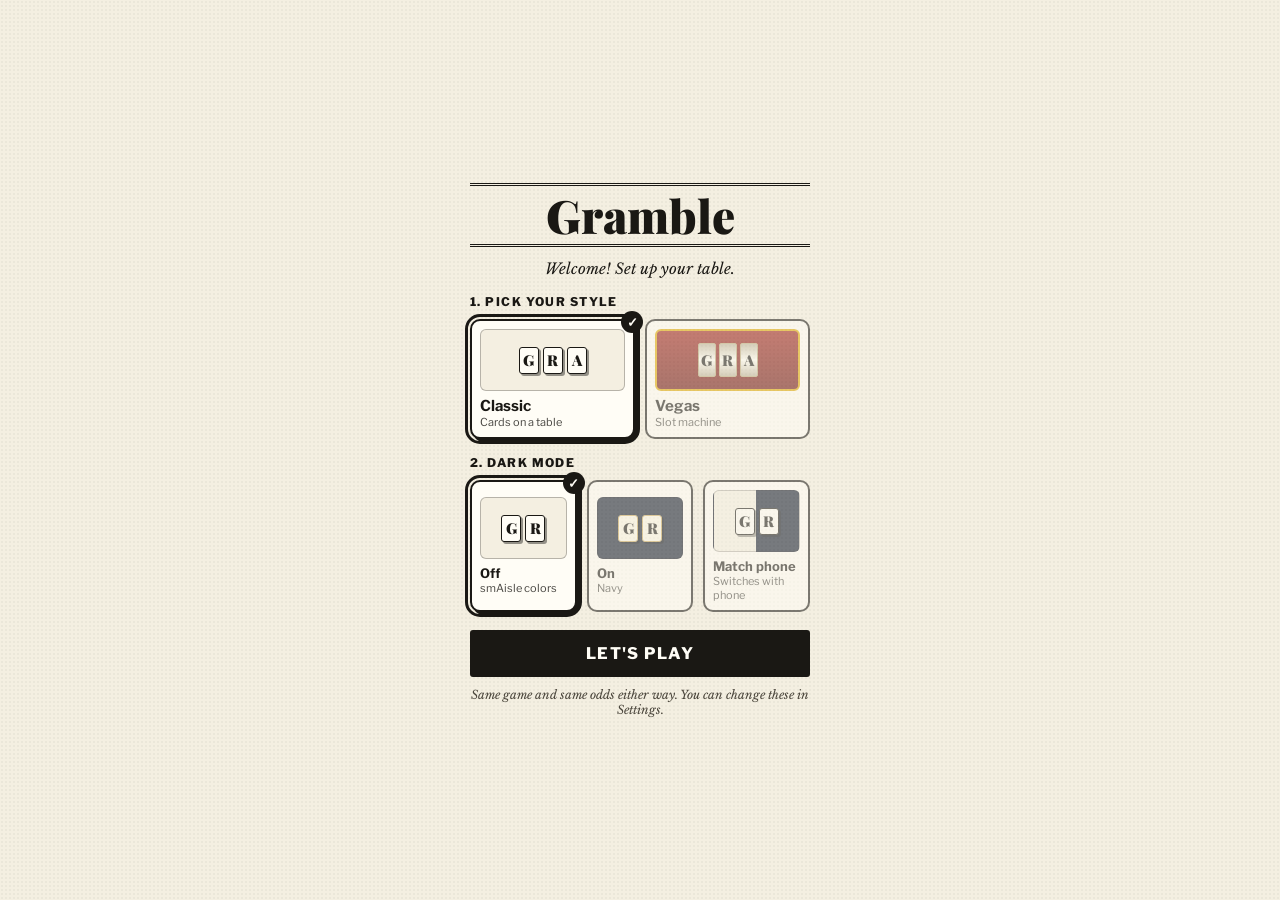
<file: index-artifact.html>
<!doctype html>
<html lang="en">
<head>
<meta charset="utf-8">
<script>/* one Sound setting for every smAisle game */(function(){try{var s=localStorage.getItem('smaisle-sound');if(s==='on'||s==='off')localStorage.setItem('rw_sound',s)}catch(e){}})();</script>
<meta name="viewport" content="width=device-width,initial-scale=1,maximum-scale=1,user-scalable=no,viewport-fit=cover">
<meta name="theme-color" content="#f4efe1">
<script>(function(){var m=null;try{m=localStorage.getItem('smaisle-dark');if(!m&&localStorage.getItem('rw_mode')==='dark'){m='on';localStorage.setItem('smaisle-dark','on')}}catch(e){}var d=m==='on'||(m==='auto'&&window.matchMedia&&matchMedia('(prefers-color-scheme: dark)').matches);if(d){document.documentElement.setAttribute('data-mode','navy');var t=document.querySelector('meta[name=theme-color]');if(t)t.content='#121b2e'}})()</script>
<meta name="apple-mobile-web-app-capable" content="yes">
<title>Gramble</title>
<link rel="apple-touch-icon" href="icon-180.png">
<link rel="icon" href="icon-192.png">
<link rel="manifest" href="manifest.json">
<meta name="description" content="Gramble: a word card game. Hold and hit to find all 20 words before your 50 coins run out.">
<link rel="stylesheet" href="https://fonts.googleapis.com/css2?family=Playfair+Display:wght@900&family=Libre+Baskerville:ital@0;1&family=Libre+Franklin:wght@700;800;900&family=Courier+Prime:wght@700&display=swap">
<style>
.dgo{display:flex;gap:8px}.dgo .go{flex:1 1 0;min-width:0;padding-left:4px;padding-right:4px;white-space:nowrap}
/* The Daily 15's newspaper look, with a red-and-gold slot machine in the middle. */
:root{--paper:#f4efe1;--ink:#1a1814;--ink2:#4a453b;--fade:#8c8574;--red:#1a1814;--acc:#ffd23f;--accD:#b8860b;--hi:#ffd23f;--hiE:#e0a800;--gold:#e0a800;--cab:#9c1f18;--cab2:#6e130e;--card:#fffdf6;--on:#fffdf6;--solid:var(--ink);--soft:#fff3c4;
  --head:"Playfair Display",Georgia,serif;--body:"Libre Baskerville",Georgia,serif;--sans:"Libre Franklin","Helvetica Neue",Arial,sans-serif;--t:58px;color-scheme:light}
*,*::before,*::after{box-sizing:border-box}
html,body{height:100%;margin:0;touch-action:manipulation}
body{background:var(--paper);background-image:radial-gradient(rgba(0,0,0,.035) 1px,transparent 1px);background-size:4px 4px;color:var(--ink);font-family:var(--body);overflow:hidden;-webkit-user-select:none;user-select:none;-webkit-tap-highlight-color:transparent}
[hidden]{display:none!important}
button{font-family:var(--sans);cursor:pointer;touch-action:manipulation;color:var(--ink)}
#app{height:100%;max-width:540px;margin:0 auto;display:flex;flex-direction:column;gap:6px;padding:6px max(2px,env(safe-area-inset-right,0px)) calc(env(safe-area-inset-bottom,0px) + 14px) max(2px,env(safe-area-inset-left,0px))}
.top{display:flex;align-items:center;gap:7px;border-bottom:3px double var(--ink);padding:2px 0 6px;margin:0 10px}
#pno{flex:1;font-family:var(--head);font-weight:900;font-size:20px;white-space:nowrap}
.box{display:flex;align-items:center;gap:6px;border:2px solid var(--ink);padding:0 8px;background:var(--card);height:32px}
.box small{font-family:var(--sans);font-size:10px;font-weight:700;letter-spacing:.12em;text-transform:uppercase}
.box b{font-family:var(--head);font-weight:900;font-size:19px;font-variant-numeric:tabular-nums}
#stars{min-width:12px;text-align:center;letter-spacing:-3px;font-size:11px}
#menuBtn{width:34px;height:32px;padding:0;border-radius:4px;background:transparent;border:1.5px solid var(--ink);font-size:17px}
#msg{min-height:38px;margin:0 10px;display:flex;align-items:center;justify-content:center;text-align:center;font-style:italic;font-size:14px;color:var(--ink2);line-height:1.25}
#msg.good{color:var(--ink);font-style:normal;font-family:var(--sans);font-weight:800;font-size:15px}
#msg.warn{color:var(--red);font-style:normal;font-family:var(--sans);font-weight:800}
#stage{flex:1;min-height:0;display:flex;flex-direction:column;align-items:center;justify-content:center;justify-content:safe center;gap:10px}

/* ---------- The machine ---------- */
#cab{position:relative;background:linear-gradient(var(--cab),var(--cab2));border:3px solid var(--gold);border-radius:18px;padding:8px 10px 10px;box-shadow:0 5px 0 #4a0c09,0 8px 16px rgba(0,0,0,.3)}
#marq{position:relative;margin:0 auto 8px;background:#2a0a08;border:2px solid var(--gold);border-radius:10px;padding:11px 14px;text-align:center;overflow:hidden}
#marq b{display:block;font-family:var(--head);font-weight:900;font-size:22px;letter-spacing:.06em;color:var(--hi);text-shadow:0 0 6px rgba(255,210,63,.6);line-height:1.1}
#marq small{display:block;font-family:var(--sans);font-weight:800;font-size:10px;letter-spacing:.16em;text-transform:uppercase;color:#f3d9a0}
#bulbs{position:absolute;inset:0;pointer-events:none}
#bulbs i{position:absolute;width:6px;height:6px;border-radius:50%;background:#ffe9a8;box-shadow:0 0 4px #ffd23f}
#bulbs i:nth-child(odd){animation:blink 1s steps(1) infinite}#bulbs i:nth-child(even){animation:blink 1s steps(1) infinite .5s}
@keyframes blink{50%{background:#7a4b10;box-shadow:none}}
#marq.jp{animation:jp .18s steps(1) 10}#marq.jp b{color:#fff}
@keyframes jp{50%{background:var(--gold)}}
#row{display:flex;align-items:center;gap:8px}
#reels{position:relative;display:flex;gap:6px;background:#2a0a08;border-radius:10px;padding:8px;border:2px solid #c48a00}
/* A reel window shows the letter on the line in full, with half of the letters above and below it. */
.reel{position:relative;width:var(--t);height:calc(var(--t)*2.6);overflow:hidden;border-radius:6px;background:linear-gradient(#bdb39a,#f3ecd8 30%,#fffdf3 50%,#f3ecd8 70%,#bdb39a);cursor:pointer}
.reel::after{content:'';position:absolute;inset:0;pointer-events:none;background:linear-gradient(rgba(0,0,0,.45),rgba(0,0,0,0) 28%,rgba(0,0,0,0) 72%,rgba(0,0,0,.45))}
.strip{position:absolute;left:0;right:0;top:0;will-change:transform}
.sym{position:relative;height:var(--t);display:grid;place-items:center;font-family:var(--sans);font-weight:900;font-size:calc(var(--t)*.6);line-height:1;color:var(--ink)}
.sym sub{position:absolute;right:9%;bottom:12%;font-size:calc(var(--t)*.22);font-weight:800}
.sym.qu{font-size:calc(var(--t)*.46)}
.sym.wild{color:var(--red);font-size:calc(var(--t)*.62)}
.reel.sel{box-shadow:inset 0 0 0 3px var(--gold)}
.reel.sel .sym.on{background:linear-gradient(#ffe680,#ffcf2e)}
.reel .num{position:absolute;left:4px;top:2px;z-index:2;font-family:var(--sans);font-weight:900;font-size:10px;color:var(--on);background:var(--solid);border-radius:8px;min-width:15px;height:15px;line-height:15px;text-align:center;pointer-events:none}
.reel.spin .sym{filter:blur(1.2px)}
.reel:not(.spin) .sym:not(.on){opacity:.4}
#line{position:absolute;left:0;right:0;top:50%;height:0;pointer-events:none;z-index:3}
#line::before,#line::after{content:'';position:absolute;top:-8px;border:7px solid transparent}
#line::before{left:-1px;border-left-color:var(--red)}#line::after{right:-1px;border-right-color:var(--red)}
#lever{position:relative;width:26px;height:calc(var(--t)*2.7);background:none;border:none;padding:0;flex:none}
#lever .base{position:absolute;left:3px;bottom:0;width:20px;height:26px;border-radius:6px;background:linear-gradient(90deg,#8a8a8a,#e6e6e6,#8a8a8a);border:2px solid #4a453b}
#lever .arm{position:absolute;left:10px;bottom:16px;width:6px;height:calc(100% - 30px);background:linear-gradient(90deg,#777,#ddd,#777);border-radius:3px;transform-origin:50% 100%;transition:transform .18s ease-in}
#lever .ball{position:absolute;left:-7px;top:-14px;width:20px;height:20px;border-radius:50%;background:radial-gradient(circle at 35% 35%,#ff8a80,#c62828 60%,#7f1010);box-shadow:0 2px 3px rgba(0,0,0,.4)}
#lever.pull .arm{transform:scaleY(-.55)}
#lever:disabled{opacity:.55;cursor:default}

/* ---------- Word, buttons, spin log ---------- */
#word{display:flex;align-items:center;justify-content:center;gap:4px;min-height:46px;flex-wrap:wrap}
#word .wt{position:relative;width:38px;height:42px;border-radius:5px;display:grid;place-items:center;font-family:var(--sans);font-weight:900;font-size:22px;background:linear-gradient(#ffe680,#ffcf2e);box-shadow:0 2px 0 #c99a00,0 3px 4px rgba(0,0,0,.25);cursor:pointer}
#word .wt.qu{font-size:16px}#word .wt.wild{color:var(--red)}
#word .wt sub{position:absolute;right:3px;bottom:2px;font-size:10px;font-weight:800}
#word .wt.bad{background:linear-gradient(#fffdf3,#f1e6c8);box-shadow:0 2px 0 #b9a77a,0 3px 4px rgba(0,0,0,.25)}
#word .ph{font-style:italic;font-size:14px;color:var(--fade)}
#word.shake{animation:shake .3s}
@keyframes shake{25%{transform:translateX(-6px)}75%{transform:translateX(6px)}}
#wsum{min-height:20px;text-align:center;font-family:var(--sans);font-weight:800;font-size:14px;letter-spacing:.03em;color:var(--ink2)}
#wsum b{color:var(--ink)}#wsum .jp{color:var(--red)}
#bar{display:flex;gap:8px;width:100%;max-width:420px;padding:0 10px}
#bar button{flex:1;height:54px;border:2px solid var(--ink);background:var(--card);font-weight:800;font-size:15px;letter-spacing:.04em;text-transform:uppercase;box-shadow:2px 3px 0 var(--ink);border-radius:3px;line-height:1.1}
#bar button small{display:block;font-size:10px;letter-spacing:.08em;font-weight:700;margin-top:2px}
#bar button:active:not(:disabled){transform:translate(2px,3px);box-shadow:none}
#bar button:disabled{opacity:.4;cursor:default}
#bar #cashBtn,#bar #spinBtn{background:var(--solid);color:var(--on)}
#bar #spinBtn{background:var(--red);border-color:#5a0f0b;box-shadow:2px 3px 0 #5a0f0b;font-size:18px;letter-spacing:.08em;white-space:nowrap}
#bar #bDD{display:none!important}
@keyframes ddp{0%,100%{box-shadow:0 0 0 0 rgba(255,210,63,.95),2px 3px 0 var(--ink)}50%{box-shadow:0 0 0 8px rgba(255,210,63,0),2px 3px 0 var(--ink)}}
#ddX{display:flex;align-items:center;gap:10px;width:calc(100% - 20px);max-width:400px;margin:0 auto 8px;box-sizing:border-box;min-height:58px;padding:8px 10px;border:2.5px solid var(--ink);background:var(--soft);box-shadow:2px 3px 0 var(--ink);font-family:var(--sans);font-weight:900;animation:ddp 1.3s infinite}
#ddX[hidden]{display:none}#ddX.on{animation:none}
#ddX .q{flex:1;font-size:16px;letter-spacing:.03em;text-transform:uppercase;text-align:left}#ddX .q small{display:block;font-size:11px;font-weight:700;color:#5a554a;letter-spacing:.02em;text-transform:none}
#ddX .seg{display:flex;border:2px solid var(--ink);border-radius:4px;overflow:hidden;flex:none}
#ddX .seg button small{display:block;font:800 11px var(--sans);letter-spacing:.02em;margin-top:1px}
#ddX .seg button{font:900 15px var(--sans);letter-spacing:.05em;text-transform:uppercase;padding:7px 14px;line-height:1.1;background:var(--card);color:var(--ink);border:0;border-radius:0}
#ddX .seg button+button{border-left:2px solid var(--ink)}#ddX .seg button.on{background:var(--solid);color:#ffd23f}
body.dd2 #bar #spinBtn{background:linear-gradient(#ffe58a,#ffc400)!important;color:#000!important;border-color:#000!important;box-shadow:2px 3px 0 #000!important}
#bCash{background:var(--solid);border-color:#000;color:var(--acc)}
#word .wt.pick{outline:3px solid var(--red);outline-offset:2px;transform:translateY(-4px)}
#word{touch-action:none}#word .wt{touch-action:none}
#list{display:grid;grid-template-columns:repeat(4,1fr);gap:4px;width:100%;max-width:420px;padding:0 10px}
#list span{position:relative;border:1.5px dashed var(--ink);border-radius:0;background:transparent;text-align:center;font-family:"Courier Prime","Courier New",monospace;font-weight:700;font-size:17px;letter-spacing:.14em;padding:5px 0 4px;line-height:1.1}
#list span.fit{background:var(--soft);border:1.5px solid var(--hiE)}
#list span.got{background:#ebe6d8;border-color:#c9c2b0;color:#9a9384}
#list span.got::after{content:'';position:absolute;left:8%;right:8%;top:50%;border-top:2.5px solid var(--red);transform:rotate(-4deg)}
#list span.new{animation:pick .5s ease-out}
@keyframes pick{50%{transform:scale(1.25)}}
#bonusL{min-height:16px;text-align:center;font-family:var(--sans);font-size:12px;font-weight:700;color:var(--ink2)}#bonusL b{color:var(--ink);cursor:pointer;text-decoration:underline dotted}
#list span.miss{color:var(--fade);border-style:dotted}
.reel .tag{position:absolute;left:0;right:0;bottom:3px;z-index:2;text-align:center;font-family:var(--sans);font-weight:900;font-size:9px;letter-spacing:.14em;color:var(--on);pointer-events:none}
.reel .tag span{background:var(--solid);border-radius:8px;padding:1px 6px;font-size:12px;letter-spacing:0}
.reel.unl .sym.on{opacity:.5}.reel.unl .tag span{background:#6b6355}
.reel.gone .strip .sym.on{color:transparent}.reel.gone .strip .sym.on sub{display:none}
#cab.win{animation:winb .25s steps(1) 8}
@keyframes winb{50%{box-shadow:0 0 0 6px var(--hi),0 8px 16px rgba(0,0,0,.3)}}
#logLbl{text-align:center;font-family:var(--sans);font-size:10px;font-weight:800;letter-spacing:.12em;text-transform:uppercase;color:var(--ink2)}
.box.bank b{color:var(--ink)}.box.bank.low b{color:var(--ink);text-decoration:underline 3px var(--acc)}
.pop.cost{background:var(--card);color:var(--red);font-size:20px}
.pop{position:fixed;z-index:12;font-family:var(--head);font-weight:900;font-size:30px;color:var(--ink);background:var(--card);border:2px solid var(--ink);padding:0 10px;pointer-events:none;animation:up 3s ease-out forwards;white-space:nowrap;transform:translateX(-50%)}
.pop.jp{background:var(--solid);color:var(--acc)}
@keyframes up{0%{transform:translate(-50%,0)}15%{transform:translate(-50%,-20px);opacity:1}75%{transform:translate(-50%,-30px);opacity:1}100%{transform:translate(-50%,-50px);opacity:0}}

/* ---------- Sheets (cover, menu, help, result, stats, archive) ---------- */
.sheet{position:fixed;inset:0;display:grid;place-items:center;background:rgba(26,24,20,.55);z-index:20;padding:16px}
.card{background:var(--paper);border:3px double var(--ink);padding:18px;width:100%;max-width:400px;max-height:90%;overflow:auto;display:flex;flex-direction:column;gap:10px;box-shadow:6px 6px 0 rgba(0,0,0,.25)}
.card h2{font-family:var(--head);font-weight:900;font-size:28px;margin:0;text-align:center;border-bottom:1px solid var(--ink);padding-bottom:6px}
#menu h2,#settings h2{text-align:left}
/* Menu standard, same as Straight Down Spell (Jeff, Nov 3). An odd last row spans both columns. */
.mgrid{display:grid;grid-template-columns:1fr 1fr;gap:8px}.mpair{display:flex;gap:8px}.mpair .go{flex:1}
.mgrid .go,.mpair .go{padding:9px 4px;font-size:12px}
.mgrid>:not([hidden]):nth-last-child(1 of :not([hidden])):nth-child(odd of :not([hidden])){grid-column:1/-1}
.card b{font-family:var(--sans);font-weight:800}
#togs{display:flex;flex-wrap:wrap;justify-content:center;gap:6px;margin:2px 0 4px}
#mSound{display:flex;align-items:center;gap:4px;background:transparent;border:1.5px solid var(--ink);border-radius:6px;padding:3px 6px;font-family:var(--sans);font-size:9px;font-weight:700;letter-spacing:.06em;text-transform:uppercase;color:var(--ink);line-height:1.1}
#mSound b{font-size:10px}#mSound.on{background:var(--solid);color:var(--on)}
.helpsec{border-top:1px solid var(--ink);padding-top:8px;display:flex;flex-direction:column;gap:6px}
.helpsec h3{margin:0;text-align:center;font-family:var(--sans);font-size:11px;letter-spacing:.14em;text-transform:uppercase;color:var(--ink2)}
.helpsec div{display:flex;gap:8px}.helpsec .go{flex:1;padding:9px 4px;font-size:12px;margin:0}
.lsub{text-align:center;font-family:var(--sans);font-size:13px;font-weight:700;color:var(--ink2);margin:0}
.go{display:block;width:100%;padding:12px;border:2px solid var(--ink);border-radius:3px;background:var(--solid);color:var(--on);font-weight:800;font-size:16px;letter-spacing:.08em;text-transform:uppercase;margin-top:8px}
.go.alt{background:var(--card);color:var(--ink)}
.card .go{margin:0}
.ver{text-align:center;font-family:var(--sans);font-size:11px;color:var(--fade);margin-top:10px}
.stars{width:100%;border-collapse:collapse;margin-top:6px;text-align:center;background:#fff}
.stars th,.stars td{border:2px solid var(--ink);padding:6px 4px}
.stars th{font-family:var(--sans);font-size:13px;font-weight:800}
.stars tr:first-child th{background:var(--solid);color:var(--on);font-size:15px}
.stars td{font-size:18px;line-height:1;letter-spacing:-2px;white-space:nowrap}
.rules{list-style:none;padding:0;margin:0;display:flex;flex-direction:column;gap:10px}
#help .rules li{font-family:var(--sans);font-weight:500;font-size:15px;line-height:1.42}
#help .rules li b{font-weight:800}#help .rules li.fine{font-family:var(--body);font-size:11.5px;color:var(--ink2)}
#cover{background:var(--paper);background-image:radial-gradient(rgba(0,0,0,.035) 1px,transparent 1px);background-size:4px 4px;z-index:30}
#cover .in{display:flex;flex-direction:column;align-items:center;gap:14px;width:100%;max-width:340px;text-align:center}
#cover .mh{border-top:3px double var(--ink);border-bottom:3px double var(--ink);padding:8px 0;width:100%}
#cover h1{font-family:var(--head);font-weight:900;font-size:clamp(40px,13vw,52px);line-height:1;margin:0}
#cover .ln{display:flex;justify-content:space-between;font-family:var(--sans);font-size:11px;font-weight:700;letter-spacing:.08em;text-transform:uppercase;margin-top:6px;color:var(--ink2)}
#cover .tag{font-style:italic;font-size:15px}
/* Way back to smAisle Daily: the yellow button shows on the cover only; during play the way back is the menu row (Jeff, Nov 3). */
.smback{flex:none;align-self:flex-start;display:block;box-sizing:border-box;height:30px;padding:4px 10px;background:#ffe27a;color:#1a1814!important;border:2px solid #1a1814;border-radius:4px;font:800 13px/18px var(--sans);letter-spacing:.06em;text-decoration:none;white-space:nowrap}
#cvBar,#stBar{position:absolute;top:calc(env(safe-area-inset-top,0px) + 6px);left:calc(max(0px,50vw - 270px) + 12px);z-index:2}
#cover{padding-top:calc(env(safe-area-inset-top,0px) + 42px);overflow:auto;place-items:safe center}
#coverSm{color:inherit}
@media (max-height:700px){#cover .in{gap:10px}}
#cover .links{display:flex;gap:8px;align-items:center;font-family:var(--sans);font-weight:800;font-size:12px;letter-spacing:.08em;text-transform:uppercase}
#cover .links button{background:none;border:none;padding:6px 2px;font:inherit;letter-spacing:inherit;text-transform:inherit;color:var(--ink);text-decoration:underline}
#cvReels{display:flex;gap:5px;justify-content:center}
#cvReels span{width:44px;height:50px;border-radius:6px;display:grid;place-items:center;font-family:var(--sans);font-weight:900;font-size:28px;background:linear-gradient(#fffdf3,#f1e6c8);box-shadow:0 2px 0 #b9a77a,0 3px 4px rgba(0,0,0,.25);border:2px solid var(--gold)}
#cvStreak{font-family:var(--sans);font-weight:800;font-size:14px;letter-spacing:.04em}
#cvStats{display:flex;width:100%;background:none;border:none;border-top:1px solid var(--ink);border-bottom:1px solid var(--ink);padding:6px 0;color:var(--ink)}
#cvStats div{flex:1;display:flex;flex-direction:column}#cvStats div+div{border-left:1px solid var(--fade)}
#cvStats b{font-family:var(--head);font-weight:900;font-size:22px}#cvStats span{font-family:var(--sans);font-weight:800;font-size:9px;letter-spacing:.06em;text-transform:uppercase;color:var(--ink2)}
.smico{display:inline-block;flex:none;width:24px;height:24px;background-size:cover;border-radius:22%;background-image:url([data-uri])}
.qpic{display:flex;justify-content:center;gap:4px;margin:6px 0 12px;min-height:44px;flex-wrap:wrap}
.qt{position:relative;width:40px;height:44px;border-radius:5px;display:grid;place-items:center;font-family:var(--sans);font-weight:900;font-size:23px;background:linear-gradient(#fffdf3,#f1e6c8);box-shadow:0 2px 0 #b9a77a,0 3px 4px rgba(0,0,0,.25)}
.qt sub{position:absolute;right:3px;bottom:2px;font-size:10px;font-weight:800}
.qt.l{background:linear-gradient(#ffe680,#ffcf2e);box-shadow:0 2px 0 #c99a00,0 3px 4px rgba(0,0,0,.25)}
.qt.w{color:var(--red)}
#quick{z-index:40}
#qText{font-size:15px;line-height:1.45;text-align:center;margin:0}
#qDots{display:flex;justify-content:center;gap:6px;margin:14px 0 2px}#qDots span{width:8px;height:8px;border-radius:50%;border:1.5px solid var(--ink)}#qDots span.on{background:var(--solid)}
.qskip{display:block;margin:10px auto 0;background:none;border:0;font-weight:700;font-size:13px;color:var(--ink2);text-decoration:underline}
.big{font-family:var(--head);font-weight:900;font-size:44px;text-align:center;margin:4px 0;line-height:1;letter-spacing:-2px}
.dpts{font-family:var(--sans);font-weight:800;font-size:15px;letter-spacing:.06em;text-transform:uppercase}.dpts b{font-family:var(--head);font-size:30px;letter-spacing:0}
#dStreak{margin:0;font-family:var(--sans);font-weight:800;font-size:14px;letter-spacing:.04em}
.lrow{display:flex;flex-wrap:wrap;justify-content:center;gap:4px 16px;font-family:var(--sans);font-weight:800;font-size:12px;letter-spacing:.08em;text-transform:uppercase}
.lrow button{background:none;border:none;padding:6px 2px;font:inherit;letter-spacing:inherit;text-transform:inherit;color:var(--ink);text-decoration:underline}
.lrow button[hidden]{display:none}
.donegrid{display:grid;grid-template-columns:1fr 1fr;gap:8px}.donegrid .go{padding:9px 4px;font-size:13px}
.wl{text-align:center;font-family:var(--sans);font-weight:700;font-size:13px;color:var(--ink2);line-height:1.5;margin:0}
.dw{cursor:pointer;text-decoration:underline dotted;text-underline-offset:3px}.tapnote{margin:-6px 0 0;font-size:11px;font-style:italic;color:var(--ink2);text-align:center}
#dTop{margin:0;font-family:var(--sans);font-size:15px}
#def{z-index:45}#def .card{text-align:left}#defW{margin:0 0 6px;font-family:var(--sans);letter-spacing:.08em;font-size:22px}#defT p{margin:0 0 8px;font-size:15px;line-height:1.4}#defT i{color:var(--ink2)}#defT .dsm{font-size:13px}#defT a{color:var(--ink)}
.sstreak{display:flex;flex-direction:column;gap:4px;font-family:var(--head);font-weight:900;font-size:20px;text-align:left}
.sstreak div{display:flex;align-items:baseline}.sstreak em{font-style:normal;display:inline-block;width:1.4em}.card .sstreak b{margin-left:auto;font-family:var(--head);font-weight:900}
.shead{margin:4px 0 0;text-align:left;font-family:var(--head);font-weight:900;font-size:16px;border-bottom:2px solid var(--ink);padding-bottom:3px}
.sweek{display:grid;grid-template-columns:repeat(7,1fr);gap:4px;border:2px solid var(--ink);border-radius:3px;padding:4px}
.sweek div{border:1.5px solid var(--ink);border-radius:3px;background:var(--card);padding:4px 0;min-height:46px;display:flex;flex-direction:column;align-items:center;gap:1px;font-size:11px;line-height:1.1}
.sweek span{font-family:var(--sans);font-weight:800;font-size:10px;letter-spacing:.04em}
.sweek .off{opacity:.45;border-color:var(--fade)}.sweek .x{font-family:var(--sans);font-weight:700;color:var(--ink2)}
.sweeksum{font-family:var(--sans);font-weight:700;font-size:13px}
.statgrid{display:grid;grid-template-columns:1fr 1fr 1fr;gap:6px}
.statgrid div{border:2px solid var(--ink);border-radius:3px;background:var(--card);padding:7px 2px 6px;display:flex;flex-direction:column;gap:2px}
.statgrid b{font-family:var(--sans);font-weight:900;font-size:22px;line-height:1.1}
.statgrid span{font-family:var(--sans);font-weight:800;font-size:9.5px;text-transform:uppercase;letter-spacing:.05em}
@media (max-width:420px){.top{gap:5px}.box{padding:0 6px;gap:4px}.box small{letter-spacing:.05em;font-size:9px}#pno{font-size:18px}}
@media (max-height:700px){#marq{margin-bottom:5px;padding:8px 12px}#marq b{font-size:18px}#stage{gap:6px}#bar button{height:48px}}
/* ---------- Machine looks (menu → Look). Each look restyles the cabinet; the game is the same. ---------- */
/* Shared for the classy looks: no blinking bulbs, a fine inner hairline, a serif marquee, a brass lever. */
body[class*="lk-"] #bulbs{display:none}
body[class*="lk-"] #cab{border-width:1px;border-radius:14px}
body[class*="lk-"] #cab::before{content:'';position:absolute;inset:4px;border:1px solid var(--trim);border-radius:10px;pointer-events:none}
body[class*="lk-"] #marq{border-width:1px;border-color:var(--trim);padding:9px 14px}
body[class*="lk-"] #marq b{font-family:var(--head);font-style:italic;font-weight:700;letter-spacing:.04em;text-shadow:none;color:var(--mq)}
body[class*="lk-"] #marq small{color:var(--trim);font-weight:600;letter-spacing:.22em}
body[class*="lk-"] #reels{border-width:1px;border-color:var(--trim)}
body[class*="lk-"] #line::before{border-left-color:var(--trim)}body[class*="lk-"] #line::after{border-right-color:var(--trim)}
body[class*="lk-"] #lever .ball{background:radial-gradient(circle at 35% 35%,#fff6d8,var(--trim) 55%,#5a4310)}
body[class*="lk-"] #marq.jp{animation:jp2 .3s steps(1) 6}@keyframes jp2{50%{background:var(--trim)}}
body.lk-navy{--trim:#c9a961;--mq:#f3e6c4}
body.lk-navy #cab{background:linear-gradient(#1c2a44,#0f1829);border-color:#c9a961;box-shadow:0 5px 0 #070c16,0 8px 16px rgba(0,0,0,.3)}
body.lk-navy #marq,body.lk-navy #reels{background:#0a111e}
body.lk-navy #bar #spinBtn{background:#1c2a44;border-color:#0a111e;box-shadow:2px 3px 0 #0a111e}
body.lk-walnut{--trim:#d8b46a;--mq:#fbefd2}
body.lk-walnut #cab{background:repeating-linear-gradient(100deg,#5b3a22 0 7px,#6b4529 7px 11px,#553520 11px 19px,#62402a 19px 24px);border-color:#d8b46a;box-shadow:0 5px 0 #2a190d,0 8px 16px rgba(0,0,0,.3)}
body.lk-walnut #marq,body.lk-walnut #reels{background:#24160c}
body.lk-walnut #bar #spinBtn{background:#5b3a22;border-color:#24160c;box-shadow:2px 3px 0 #24160c}
body.lk-ivory{--trim:#b08d3c;--mq:#3a2e14}
body.lk-ivory #cab{background:linear-gradient(#fbf6e9,#ece2c8);border-color:#b08d3c;box-shadow:0 5px 0 #b9ab86,0 8px 16px rgba(0,0,0,.18)}
body.lk-ivory #marq{background:var(--card)}body.lk-ivory #reels{background:#d9ccaa}
body.lk-ivory #bar #spinBtn{background:#1a1814;border-color:#b08d3c;box-shadow:2px 3px 0 #b08d3c}
body.lk-oxblood{--trim:#d4b26a;--mq:#f6e4b8}
body.lk-oxblood #cab{background:radial-gradient(circle at 50% 30%,#6a1420,#3e0a12);border-color:#d4b26a;box-shadow:0 5px 0 #1f0408,0 8px 16px rgba(0,0,0,.3)}
body.lk-oxblood #marq,body.lk-oxblood #reels{background:#22050a}
body.lk-oxblood #bar #spinBtn{background:#5a1019;border-color:#22050a;box-shadow:2px 3px 0 #22050a}
body.lk-onyx{--trim:#c8c8c8;--mq:#f2f2f2}
body.lk-onyx #cab{background:linear-gradient(#262626,#111);border-color:#8a8a8a;box-shadow:0 5px 0 #000,0 8px 16px rgba(0,0,0,.35)}
body.lk-onyx #marq,body.lk-onyx #reels{background:#050505}
body.lk-onyx #lever .ball{background:radial-gradient(circle at 35% 35%,#fff,#bdbdbd 55%,#444)}
body.lk-onyx #bar #spinBtn{background:#111;border-color:#000;box-shadow:2px 3px 0 #000}
body.lk-gold{--trim:#fff2b0;--mq:#ffe9a0}
body.lk-gold #cab{background:linear-gradient(160deg,#f7dc7a,#c9971f 45%,#f3d36a 60%,#a57a12);border-color:#7a5a0c;box-shadow:0 5px 0 #5a4208,0 8px 16px rgba(0,0,0,.3)}
body.lk-gold #marq,body.lk-gold #reels{background:#2a1d00}
body.lk-gold #bar #spinBtn{background:#8a6510;border-color:#4a3606;box-shadow:2px 3px 0 #4a3606}
body.lk-neon{--trim:#3fd8ff;--mq:#ff7ad1}
body.lk-neon #cab{background:linear-gradient(#1a0d33,#0b0518);border-color:#ff3fb4;box-shadow:0 0 14px #ff3fb4,0 5px 0 #05020c}
body.lk-neon #marq,body.lk-neon #reels{background:#07030f}
body[class*="lk-"].lk-neon #marq b{text-shadow:0 0 8px #ff3fb4,0 0 16px #ff3fb4}
body.lk-neon #bar #spinBtn{background:#2a0f4a;border-color:#ff3fb4;box-shadow:2px 3px 0 #ff3fb4}
body.lk-chrome{--trim:#e8e8e8;--mq:#f4f4f4}
body.lk-chrome #cab{background:linear-gradient(#fafafa,#a9a9a9 30%,#ececec 52%,#8c8c8c 80%,#d6d6d6);border-color:#555;box-shadow:0 5px 0 #3a3a3a,0 8px 16px rgba(0,0,0,.3)}
body.lk-chrome #marq,body.lk-chrome #reels{background:#161616}
body.lk-chrome #bar #spinBtn{background:#3a3a3a;border-color:#111;box-shadow:2px 3px 0 #111}
body.lk-diamond{--trim:#bff0ff;--mq:#e6fbff}
body.lk-diamond #cab{background:linear-gradient(135deg,#e6f9ff,#8fcbe8 30%,#f2fdff 50%,#6fb6dc 75%,#d4f2ff);border-color:#2f7fb0;box-shadow:0 5px 0 #1d5678,0 8px 16px rgba(0,0,0,.25)}
body.lk-diamond #marq,body.lk-diamond #reels{background:#0b2233}
body.lk-diamond #bar #spinBtn{background:#1d5678;border-color:#0b2233;box-shadow:2px 3px 0 #0b2233}
body.lk-jackpot{--trim:#ffd23f;--mq:#ffd23f}
body.lk-jackpot #cab{background:radial-gradient(circle at 50% 25%,#e0242b,#7a0a0e);border-color:#ffd23f;border-width:3px;box-shadow:0 0 0 2px #7a0a0e,0 5px 0 #3d0507,0 8px 16px rgba(0,0,0,.3)}
body.lk-jackpot #marq,body.lk-jackpot #reels{background:#1a0002}
body[class*="lk-"].lk-jackpot #bulbs{display:flex}
body.lk-jackpot #bar #spinBtn{background:#b3141a;border-color:#3d0507;box-shadow:2px 3px 0 #3d0507}
.lkOpt.lock{opacity:.5}.lkOpt.lock i{filter:grayscale(1)}
.mp{display:block;width:100%;box-sizing:border-box;margin:10px 0 4px;padding:10px 12px;border:2px solid var(--ink);background:var(--soft);text-align:left;font-family:var(--sans);color:var(--ink);border-radius:0}
.mp .t{display:flex;justify-content:space-between;font-weight:900;font-size:14px;letter-spacing:.02em;text-transform:uppercase}.mp .t span{font-weight:700;color:#5a554a;font-size:12px}
.mp .pb{height:12px;border:2px solid var(--ink);background:var(--card);margin-top:6px;position:relative}.mp .pb i{position:absolute;left:0;top:0;bottom:0;background:linear-gradient(#ffe58a,#ffc400)}
.mp .g{font-size:12px;font-weight:700;margin-top:4px;color:#5a554a}
.cd{display:flex;gap:8px;margin:8px 0 2px;font-family:var(--sans)}.cd div{flex:1;border:1.5px dashed var(--ink);padding:6px 4px;font-size:12px;font-weight:700;line-height:1.25}.cd b{display:block;font-size:17px;font-weight:900;letter-spacing:.04em}
#mpSheet{display:none;position:fixed;inset:0;z-index:75;background:rgba(0,0,0,.45);align-items:flex-end;justify-content:center}
#mpSheet.show{display:flex}#mpSheet>div{box-sizing:border-box;width:100%;max-width:420px;max-height:92vh;overflow:auto;background:var(--card);border:2px solid var(--ink);border-bottom:0;border-radius:16px 16px 0 0;padding:16px 16px 20px;font-family:var(--sans)}
#mpSheet h4{margin:0;text-align:center;font:700 italic 24px var(--head)}#mpSheet p.s{margin:2px 0 10px;text-align:center;font-size:13px;color:var(--ink2)}
.stop{display:flex;align-items:center;gap:12px;padding:8px 0;position:relative;width:100%;background:none;border:0;text-align:left;font-family:var(--sans);color:var(--ink)}.stop+.stop::before{content:'';position:absolute;left:25px;top:-10px;height:18px;border-left:3px dotted #9a9384}
.stop .sw{width:50px;height:50px;border-radius:8px;border:2.5px solid var(--ink);flex:none;display:flex;align-items:center;justify-content:center;font-size:20px}
.stop .n{flex:1;font-weight:900;font-size:16px}.stop .n small{display:block;font-weight:700;font-size:12px;color:#5a554a}
.stop.lock .sw{filter:grayscale(1) brightness(1.3);opacity:.55}.stop.lock .n{color:#9a9384}.stop.cur{background:var(--soft);margin:0 -8px;padding:8px;width:calc(100% + 16px);border:2px solid #b8860b}
.stop .ok{font-weight:900;font-size:13px}
#mpDone{display:block;width:100%;margin-top:12px;height:48px;background:var(--solid);color:var(--on);border:0;border-radius:8px;font:700 17px var(--sans)}
#svCard,#unCard{display:none;position:fixed;inset:0;z-index:85;background:rgba(0,0,0,.55);align-items:center;justify-content:center;padding:30px}
#svCard.show,#unCard.show{display:flex}#svCard>div,#unCard>div{background:var(--card);border:2.5px solid var(--ink);box-shadow:4px 5px 0 var(--ink);padding:20px 18px;text-align:center;font-family:var(--sans);max-width:320px}
#svCard .ic,#unCard .ic{font-size:54px;line-height:1}#svCard b,#unCard b{display:block;margin:6px 0 4px;font:700 italic 26px var(--head)}#svCard p,#unCard p{margin:6px 0;font-size:15px}#svCard .sm{font-size:12px;color:var(--ink2)}
#unCard .sw{width:90px;height:70px;margin:8px auto;border-radius:10px;border:3px solid var(--ink)}
#svCard button,#unCard button{margin-top:10px;width:100%;height:48px;background:var(--solid);color:#ffd23f;font:900 16px var(--sans);letter-spacing:.06em;border:0}#unCard button.l{background:transparent;color:var(--ink);height:40px;font-size:14px}
#mLook{display:flex;align-items:center;gap:4px;background:transparent;border:1.5px solid var(--ink);border-radius:6px;padding:3px 6px;font-family:var(--sans);font-size:9px;font-weight:700;letter-spacing:.06em;text-transform:uppercase;color:var(--ink);line-height:1.1}
#mLook b{font-size:10px}
#mStyle{display:flex;align-items:center;gap:4px;background:transparent;border:1.5px solid var(--ink);border-radius:6px;padding:3px 6px;font-family:var(--sans);font-size:9px;font-weight:700;letter-spacing:.06em;text-transform:uppercase;color:var(--ink);line-height:1.1}#mStyle b{font-size:10px}
#mCross{display:flex;align-items:center;gap:4px;background:transparent;border:1.5px solid var(--ink);border-radius:6px;padding:3px 6px;font-family:var(--sans);font-size:9px;font-weight:700;letter-spacing:.06em;text-transform:uppercase;color:var(--ink);line-height:1.1}
#mCross b{font-size:10px}#mCross.on{background:var(--solid);color:var(--on)}
#list span i{font-style:normal}#list span i.x{color:#b5ad9a}
.reel.hint{box-shadow:0 0 0 3px #ffd23f,0 0 14px #ffd23f}
#reels .strike{position:absolute;left:4px;right:4px;top:50%;height:5px;margin-top:-2px;background:var(--red);border-radius:3px;z-index:4;pointer-events:none;transform:scaleX(0);transform-origin:left;box-shadow:none}
#reels.struck .strike{animation:strike .45s ease-out forwards}
@keyframes strike{0%{transform:scaleX(0)}100%{transform:scaleX(1)}}
#reels.struck .reel .sym.on{color:var(--fade)}
#reels .bbadge{position:absolute;left:50%;top:-12px;transform:translateX(-50%);z-index:5;display:none;background:linear-gradient(#ffe680,#ffcf2e);color:#5a3d00;border:2px solid #b8860b;border-radius:14px;padding:2px 10px;font:900 12px var(--sans);letter-spacing:.12em;white-space:nowrap;box-shadow:0 0 10px #ffd23f}
#reels.bonus .bbadge{display:block;animation:bpulse .9s ease-in-out infinite}#reels.bonus .reel .sym.on{background:linear-gradient(#fff6d8,#f3d9a0)}
@keyframes bpulse{50%{transform:translateX(-50%) scale(1.08)}}
#rCard{text-align:center;position:relative;z-index:2;max-width:350px}
#rCard .rk{font:800 10px var(--sans);letter-spacing:.3em;text-transform:uppercase}
#rCard h2{font-size:36px;line-height:1.05;margin:6px 0 4px;border:0;padding:0}
#rCard .rticks{display:flex;justify-content:center;gap:4px;margin:10px 0}
#rCard .rticks span{width:24px;height:24px;border-radius:4px;background:linear-gradient(#ffe680,#ffcf2e);font:900 13px var(--sans);display:grid;place-items:center;animation:tick .35s ease-out backwards}
#rCard .rticks span:nth-child(1){animation-delay:0.00s}#rCard .rticks span:nth-child(2){animation-delay:0.06s}#rCard .rticks span:nth-child(3){animation-delay:0.12s}#rCard .rticks span:nth-child(4){animation-delay:0.18s}#rCard .rticks span:nth-child(5){animation-delay:0.24s}#rCard .rticks span:nth-child(6){animation-delay:0.30s}#rCard .rticks span:nth-child(7){animation-delay:0.36s}#rCard .rticks span:nth-child(8){animation-delay:0.42s}#rCard .rticks span:nth-child(9){animation-delay:0.48s}#rCard .rticks span:nth-child(10){animation-delay:0.54s}
@keyframes tick{from{transform:scale(0)}}
#rCard .rbill{border-top:3px double var(--ink);border-bottom:3px double var(--ink);padding:8px 0;margin:6px 0 12px}
#rCard .rbill div{display:flex;justify-content:space-between;font:700 14px var(--sans)}#rCard .rbill .g{color:var(--ink)}
#rCard .rbill .t{font:900 26px var(--head);margin-top:2px}
#rCard #rRide{height:60px;line-height:1.1;font-size:17px;box-shadow:2px 3px 0 #c9a961;margin:0}
#rCard .rnote{font:600 11px var(--sans);color:var(--ink2);margin:5px 0 10px}
#rCard #rCash{margin:0}
#confetti{position:absolute;inset:0;overflow:hidden;pointer-events:none;z-index:1}
#confetti i{position:absolute;top:-20px;width:8px;height:13px;border-radius:2px;animation:fall linear forwards}
@keyframes fall{to{transform:translateY(110vh) rotate(720deg)}}
#stamp{position:absolute;left:50%;top:50%;transform:translate(-50%,-50%) rotate(-6deg) scale(0);z-index:6;pointer-events:none;background:var(--card);border:3px solid var(--red);border-radius:6px;padding:4px 12px;text-align:center;box-shadow:0 3px 10px rgba(0,0,0,.4);white-space:nowrap}
#stamp b{display:block;font:900 15px var(--sans);letter-spacing:.06em;color:var(--red);text-transform:uppercase}
#stamp span{display:block;font:800 11px var(--sans);letter-spacing:.14em;text-transform:uppercase;color:var(--ink)}
#reels.struck #stamp{animation:stampin .35s .35s cubic-bezier(.3,1.6,.6,1) forwards}
@keyframes stampin{to{transform:translate(-50%,-50%) rotate(-6deg) scale(1)}}
body.cue #reels.struck .reel{filter:grayscale(1) brightness(.85)}
body.cue #marq b{color:#ffd23f!important}body.cue #marq small{font-size:14px;color:#fff!important;letter-spacing:.3em}
#bar #spinBtn.cue{background:var(--solid)!important;border-color:#000!important;box-shadow:2px 3px 0 #000!important;color:var(--acc)!important}#bar #spinBtn.cue small{color:var(--on)!important}
#list span.tgt{box-shadow:0 0 0 3px #ffd23f,0 0 12px #ffd23f;background:var(--soft);border-color:var(--hiE)}
.reel.hint{animation:hglow 1s ease-in-out infinite}@keyframes hglow{50%{box-shadow:0 0 0 4px #ffd23f,0 0 18px #ffd23f}}
#mHints{display:flex;align-items:center;gap:4px;background:transparent;border:1.5px solid var(--ink);border-radius:6px;padding:3px 6px;font-family:var(--sans);font-size:9px;font-weight:700;letter-spacing:.06em;text-transform:uppercase;color:var(--ink);line-height:1.1}
#mHints b{font-size:10px}#mHints.on{background:var(--solid);color:var(--on)}
#bCard{display:none;position:fixed;inset:0;z-index:59;background:rgba(0,0,0,.55);align-items:center;justify-content:center;padding:26px}
#bCard.show{display:flex}#bCard>div{box-sizing:border-box;width:100%;max-width:340px;background:var(--card);border:2px solid var(--ink);border-radius:14px;padding:20px 18px;text-align:center;box-shadow:0 6px 0 var(--ink);font-family:var(--sans)}
#bCard .st{font-size:15px;font-weight:800;letter-spacing:.12em;color:#b8860b}#bCard .w{font-size:40px;font-weight:900;letter-spacing:.08em;margin:2px 0}
#bCard p{font-size:16px;line-height:1.35;margin:4px 0 8px}#bCard .math{font-size:14px;color:#555;margin-bottom:6px;line-height:1.4}#bCard .math b{color:var(--ink);font-size:16px}
#bCard button{display:block;width:100%;border:2px solid var(--ink);border-radius:9px;font-size:18px;font-weight:800;padding:11px;margin-top:9px;font-family:var(--sans)}
#bCard button small{display:block;font-size:12px;font-weight:600;letter-spacing:.04em;margin-top:2px}#bCard .g{background:var(--solid);color:var(--acc)}#bCard .w2{background:#fff;color:var(--ink)}
#lkSheet{display:none;position:fixed;inset:0;z-index:70;background:rgba(0,0,0,.45);align-items:flex-end;justify-content:center}
#lkSheet.show{display:flex}#lkSheet>div{box-sizing:border-box;width:100%;max-width:420px;background:var(--card);border:2px solid var(--ink);border-bottom:0;border-radius:16px 16px 0 0;padding:18px 16px 22px;font-family:var(--sans);text-align:center}
#lkSheet>div>b{display:block;font:700 italic 24px var(--head)}#lkSheet p{margin:2px 0 12px;font-size:14px;color:var(--ink2)}
#lkList{display:grid;grid-template-columns:1fr 1fr;gap:8px}
.lkOpt{display:flex;align-items:center;gap:10px;padding:9px 10px;border:2px solid #d9d2bf;border-radius:10px;background:#fff;font:700 15px var(--sans);color:var(--ink);text-align:left}
.lkOpt i{flex:0 0 34px;height:26px;border-radius:5px;border:2px solid;position:relative}.lkOpt i u{position:absolute;left:5px;right:5px;top:9px;height:4px;border-radius:2px}
.lkOpt span{flex:1}.lkOpt em{font-style:normal;color:var(--ink);visibility:hidden}.lkOpt.on{border-color:var(--ink);background:var(--soft)}.lkOpt.on em{visibility:visible}
#lkDone{margin-top:14px;width:100%;background:var(--solid);color:var(--acc);border:0;border-radius:9px;font:800 17px var(--sans);padding:13px}
#hintDone{display:none;position:fixed;inset:0;z-index:60;background:rgba(0,0,0,.55);align-items:center;justify-content:center;padding:34px}
#hintDone.show{display:flex}#hintDone>div{background:var(--card);border:2px solid var(--ink);border-radius:14px;padding:22px 18px;text-align:center;box-shadow:0 6px 0 var(--ink);max-width:330px;font-family:var(--sans)}
#hintDone .ic{font-size:44px}#hintDone b{display:block;font-size:24px;margin:6px 0}#hintDone p{font-size:16px;margin:0 0 16px;line-height:1.35}
#hintDone button{background:var(--solid);color:#fff;border:0;border-radius:8px;font-size:17px;font-weight:700;padding:12px 30px;font-family:var(--sans)}
#msg.step{flex-direction:column;font-style:normal}#msg.step b{font-family:var(--head);font-style:italic;font-size:20px;color:var(--ink);font-weight:700}#msg.step span{font-size:14px;font-style:italic}
#bar #spinBtn.pick{background:var(--card)!important;color:var(--ink)!important;border-color:var(--ink)!important;box-shadow:2px 3px 0 var(--ink)!important}
.coin{position:fixed;z-index:30;width:34px;height:34px;border-radius:50%;background:radial-gradient(circle at 35% 30%,#fff3c4,#ffd23f 45%,#b8860b);border:2px solid #8a6400;font:900 16px var(--sans);display:grid;place-items:center;color:#1a1814;box-shadow:0 3px 6px rgba(0,0,0,.3);pointer-events:none}
#rCard .rstars{font-size:22px;letter-spacing:6px;color:#b8860b;text-align:center}#rCard .rh{font:900 28px var(--head);text-align:center;margin:4px 0 2px}
#rCard .rsub{text-align:center;font:600 15px var(--sans);color:var(--ink2);margin:0}#rCard .rwin{text-align:center;font:500 12px var(--sans);color:var(--fade);margin:2px 0 12px}
.rchs{display:grid;grid-template-columns:1fr 1fr;gap:10px;margin-bottom:12px}.rch{border:2px solid var(--ink);border-radius:12px;padding:12px 8px;background:#fff;text-align:center;cursor:pointer;font-family:var(--sans)}
.rch.rd{background:var(--solid);color:var(--on)}.rch .t{font:800 12px var(--sans);letter-spacing:.1em;text-transform:uppercase}.rch .n{font:900 34px var(--head);margin:4px 0}.rch.rd .n{color:var(--acc)}.rch .d{font-size:12.5px;line-height:1.35;text-transform:none;letter-spacing:0;font-weight:500}
#rRide{color:var(--acc)}

/* ---------- v9: the card table. The slot machine becomes 5 letter cards (A, B, C, Deal style). ---------- */
body.cards #marq,body.cards #lever,body.cards #line,body.cards #word,body.cards #reels .strike,body.cards #bulbs{display:none!important}
body.cards #cab{padding:30px 12px 14px;border-radius:16px;border-width:2px}
body.cards #cab::before{display:none}
body.cards #row{display:flex;justify-content:center}
body.cards #reels{background:none!important;border:0!important;padding:0;gap:8px;overflow:visible}
body.cards .reel{width:var(--cw);height:calc(var(--cw)*1.38);overflow:visible;background:none;border-radius:6px;box-shadow:none}
body.cards .reel::after{display:none}
body.cards .reel .strip{position:absolute;inset:0;transform:none!important;transition:none!important}
body.cards .face{position:absolute;inset:0;background:#fffdf6;border:2px solid var(--ink);border-radius:6px;box-shadow:3px 3px 0 rgba(0,0,0,.55);transition:transform .15s,background .2s}
body.cards .face i{position:absolute;left:6px;top:3px;font:900 calc(var(--cw)*.22) var(--head);font-style:normal;color:var(--ink)}
body.cards .face b.sym{position:absolute;inset:0;height:auto;display:grid;place-items:center;font:900 calc(var(--cw)*.66) var(--head);color:var(--ink);background:none!important;padding-top:2px}
body.cards .face b.sym sub{display:none}
body.cards .face u{position:absolute;right:6px;bottom:3px;font:800 calc(var(--cw)*.21) var(--sans);text-decoration:none;color:var(--ink)}
body.cards .reel.down .face{background:repeating-linear-gradient(45deg,#fffdf6 0 6px,var(--trim,#c9a961) 6px 8px)}
body.cards .reel.down .face *{visibility:hidden}
body.cards .reel.flip .face{animation:cflip .28s ease-out}
@keyframes cflip{0%{transform:scaleX(.05)}100%{transform:scaleX(1)}}
body.cards .reel .tag{top:-25px;bottom:auto;left:50%;right:auto;transform:translateX(-50%)}
body.cards .reel .tag span{display:block;background:#000;color:#ffd23f;border-radius:0;padding:3px 7px;font:900 11px var(--sans);letter-spacing:.12em;white-space:nowrap;border:1.5px solid #ffd23f}
body.cards .reel.sel{box-shadow:none}
body.cards .reel.sel .face{background:var(--soft);transform:translateY(-3px)}
body.cards .reel.hint .face{box-shadow:0 0 0 3px #ffd23f,0 0 14px #ffd23f}
body.cards .reel.hint{box-shadow:none;animation:none}
body.cards #reels.struck .face{background:linear-gradient(#fff3a8,#ffc400)!important;border-color:#b8860b;transform:none}
body.cards #reels.struck .reel .tag{display:none}
body.cards.cue #reels.struck .reel{filter:none!important}
body.cards #reels.struck .face b.sym{color:var(--ink)!important}
body.cards #reels.bonus .face{background:linear-gradient(#fff6d8,#f3d9a0)}
body.cards #reels .bbadge{top:-27px}
body.cards .reel.gone .face b.sym{color:transparent}
body.cards #cvReels span{border-radius:5px;background:var(--card);border:2px solid var(--ink);box-shadow:3px 3px 0 var(--ink);font-family:var(--head)}
body.lk-paper{--trim:#cfc6ad}
body.cards.lk-paper #cab{background:none!important;border:0!important;box-shadow:none!important;padding:30px 0 8px}
body.cards.lk-paper #cab::before{display:none}
body.cards.lk-paper .face{box-shadow:3px 3px 0 var(--ink)}
body.lk-paper #bar #spinBtn{background:var(--solid);border-color:#000;box-shadow:2px 3px 0 #000}

/* Dark mode: Navy & brass. Card faces, reels and the slot machine stay light islands with dark ink. */
html[data-mode=navy] body{--paper:#121b2e;--ink:#efe6cc;--ink2:#c9b98f;--fade:#8792ab;--card:#1c2a44;--on:#121b2e;--solid:#c9a961;--soft:#3a3320;--red:#c9a961;--trim:#c9a961;color-scheme:dark;background-image:radial-gradient(rgba(255,255,255,.035) 1px,transparent 1px)}
html[data-mode=navy] body .reel,html[data-mode=navy] body #cvReels span,html[data-mode=navy] body #cab,html[data-mode=navy] body .face{--ink:#1a1814;--ink2:#4a453b;--red:#1a1814;--soft:#fff3c4;--card:#fffdf6;--on:#fffdf6;--solid:#1a1814}
html[data-mode=navy] body.cards .face{border-color:#c9a961;box-shadow:3px 3px 0 #05080f}
html[data-mode=navy] body.cards .reel.down .face{background:repeating-linear-gradient(45deg,#1c2a44 0 6px,#c9a961 6px 8px)}
html[data-mode=navy] body #cvReels span{color:#1a1814;background:#fbf5e3;border-color:#c9a961;box-shadow:3px 3px 0 #05080f}
html[data-mode=navy] body #bar button{box-shadow:2px 3px 0 #05080f}
html[data-mode=navy] body #list span.got{background:#1a2438;border-color:#3a4a6b;color:#6b7690}
html[data-mode=navy] body #list span.fit,html[data-mode=navy] body #list span.tgt{color:#fff0c0}
html[data-mode=navy] body .card{box-shadow:6px 6px 0 rgba(0,0,0,.5)}
html[data-mode=navy] body #cover,html[data-mode=navy] body #setup{background-image:radial-gradient(rgba(255,255,255,.035) 1px,transparent 1px)}
/* First-open setup: pick style and mode */
#setup{background:var(--paper);background-image:radial-gradient(rgba(0,0,0,.035) 1px,transparent 1px);background-size:4px 4px;z-index:31;overflow:auto;place-items:safe center}
#setup .in{display:flex;flex-direction:column;gap:10px;width:100%;max-width:340px}
#setup .mh{border-top:3px double var(--ink);border-bottom:3px double var(--ink);padding:6px 0;text-align:center}
#setup h1{font-family:var(--head);font-weight:900;font-size:clamp(36px,11vw,46px);line-height:1;margin:0}
#setup .wel{font-style:italic;text-align:center;margin:2px 0 0;font-size:15px}
#setup .q{font:800 12px var(--sans);letter-spacing:.12em;text-transform:uppercase;margin:6px 0 0}
#setup .opts{display:flex;gap:10px}
#setup .o{flex:1;border:2px solid var(--ink);border-radius:10px;padding:8px;background:var(--card);position:relative;opacity:.55;text-align:left;color:var(--ink);font-family:var(--sans)}
#setup .o.on{opacity:1;box-shadow:3px 3px 0 var(--ink);outline:3px solid var(--solid);outline-offset:2px}
#setup .o.on::after{content:"\2713";position:absolute;top:-10px;right:-10px;background:var(--solid);color:var(--on);width:22px;height:22px;border-radius:50%;text-align:center;line-height:22px;font-weight:800;font-size:13px}
#setup .o b{display:block;margin-top:6px;font-size:15px}#setup .o small{font-size:11px;opacity:.8;display:block}
#setup .pv{height:62px;border-radius:6px;display:flex;align-items:center;justify-content:center;gap:4px;border:1px solid rgba(0,0,0,.25)}
#setup .pv i{width:20px;height:27px;border-radius:3px;font:900 15px var(--head);font-style:normal;display:flex;align-items:center;justify-content:center;border:1.5px solid #1a1814;background:#fffdf6;color:#1a1814;box-shadow:2px 2px 0 rgba(0,0,0,.4)}
#setup .pv.vg{background:linear-gradient(#9c1f18,#6e130e);border:2px solid #e0a800;gap:3px}
#setup .pv.vg i{border-radius:2px;border-color:#b9a77a;background:linear-gradient(#bdb39a,#fffdf3 50%,#bdb39a);box-shadow:none;height:34px;width:18px}
#setup .pv.lt{background:#f4efe1}#setup .pv.dk{background:#121b2e}#setup .pv.dk i{border-color:#c9a961;background:#fbf5e3}
#setup .note{text-align:center;font-size:12px;font-style:italic;color:var(--ink2)}
#setup .go{margin-top:8px}
#setup .pv.au{background:linear-gradient(90deg,#f4efe1 50%,#121b2e 50%)}
#setup .opts .o{min-width:0}#setup .opts:has(#suAuto) .o b{font-size:13px}
#dmRow{display:flex;align-items:center;justify-content:space-between;gap:8px;font:800 11px var(--sans);letter-spacing:.08em;text-transform:uppercase;margin-top:4px}
.seg3{display:flex;border:2px solid var(--ink);border-radius:4px;overflow:hidden}
.seg3 button{font:800 11px var(--sans);letter-spacing:.04em;text-transform:uppercase;padding:6px 8px;background:var(--card);color:var(--ink);border:0;border-radius:0}
.seg3 button+button{border-left:2px solid var(--ink)}.seg3 button.on{background:var(--solid);color:var(--on)}
.dmNote{font-size:11px;font-style:italic;color:var(--ink2);text-align:center;margin-top:-4px}
html[data-mode=navy] #mDaily{color:#121b2e!important}
#hpNav{display:flex;align-items:center;gap:10px}#hpNav .go{flex:1;margin:0;white-space:nowrap;padding:12px 6px}#hpPg{font:800 12px var(--sans);letter-spacing:.08em;color:var(--ink2);white-space:nowrap}
#hpDemo{text-align:center}#hpDemo button{background:none;border:0;font:800 12px var(--sans);letter-spacing:.08em;text-transform:uppercase;text-decoration:underline;color:var(--ink);padding:2px}
#help{z-index:35}#help .card{overflow:hidden}
#dMore .dmT{font:800 11px var(--sans);letter-spacing:.1em;text-transform:uppercase;color:var(--ink2);margin-bottom:6px}
#dMoreI{display:flex;flex-wrap:wrap;justify-content:center;gap:8px}
#dMoreI a{display:block;width:38px;height:38px;border-radius:9px;overflow:hidden;border:1.5px solid var(--ink);background:var(--card)}
#dMoreI img{width:100%;height:100%;display:block}
html[data-mode=navy] #dDaily{color:#121b2e!important}
@media (max-height:760px){#done .card{padding:12px 14px;gap:6px}#done h2{font-size:22px;padding-bottom:4px}#done .big{font-size:32px;margin:0}#done .tapnote{display:none!important}
 #done .mp{margin:4px 0 0;padding:6px 10px}#done .cd{margin:2px 0 0}#done .go{padding:9px}#dMoreI a{width:30px;height:30px;border-radius:7px}#dMoreI{gap:4px}#dMore .dmT{margin-bottom:4px}}
html[data-mode=navy] .mp .t span,html[data-mode=navy] .mp .g{color:var(--ink2)}
/* ---------- Demo: Try it with a coach ---------- */
#smDemo{position:fixed;left:0;right:0;top:0;height:100vh;height:100dvh;z-index:50;display:flex;flex-direction:column;background:var(--paper);color:var(--ink);font-family:var(--sans,"Libre Franklin",Arial,sans-serif);padding-top:env(safe-area-inset-top,0px);padding-bottom:env(safe-area-inset-bottom,0px)}
#smDemo::after{content:"";position:absolute;inset:0;z-index:30;pointer-events:none;border:6px solid transparent;background:repeating-linear-gradient(45deg,#ffe27a 0 12px,#1a1814 12px 24px) border-box;-webkit-mask:linear-gradient(#000 0 0) padding-box,linear-gradient(#000 0 0);-webkit-mask-composite:xor;mask:linear-gradient(#000 0 0) padding-box exclude,linear-gradient(#000 0 0)}
.smTop{position:relative;z-index:41;flex:none;height:50px;display:flex;align-items:center;justify-content:space-between;padding:6px 12px 0 14px;background:#ffe27a;color:#1a1814;border-bottom:3px solid #1a1814}.smTop span{display:flex;align-items:center;gap:8px;min-width:0}.smTop b{background:#1a1814;color:#ffe27a;font:900 15px/1 var(--sans,Arial);letter-spacing:.14em;padding:5px 7px 5px 9px;border-radius:3px}.smTop i{font:800 11.5px var(--sans,Arial);font-style:normal}.smTop button{position:relative;z-index:31;height:32px;padding:0 12px;border:2px solid #1a1814;border-radius:3px;background:#fffdf6;color:#1a1814;font:800 12px var(--sans,Arial);letter-spacing:.08em;text-transform:uppercase}
.smStage{position:relative;flex:1 1 0;min-height:0;overflow:hidden;padding:10px 14px 8px}.smStage::before{content:"DEMO";position:absolute;left:50%;top:52%;z-index:3;transform:translate(-50%,-50%) rotate(-22deg);font:900 118px/1 var(--head,Georgia,serif);letter-spacing:.04em;color:var(--ink);opacity:.09;pointer-events:none}
.smCap{flex:none;background:var(--card);border-top:2px solid var(--ink);padding:9px 16px 14px;display:grid;gap:5px}.smH{display:flex;justify-content:space-between;align-items:baseline}.smH b{font:900 19px var(--head,Georgia,serif)}.smH small{font:800 11px var(--sans,Arial);letter-spacing:.08em;text-transform:uppercase;color:var(--ink2)}.smCap p{margin:0;min-height:60px;font:500 15px/20px var(--sans,Arial)}.smCap p.nudge{background:#ffe27a;color:#1a1814;margin:0 -6px;padding:0 6px;border-radius:3px}
.smDots{display:flex;gap:6px}.smDots i{width:10px;height:10px;border:2px solid var(--ink);border-radius:50%}.smDots i.on{background:var(--btn)}
.smSlot{min-height:44px;margin-top:2px}.smTurn{height:44px;display:flex;align-items:center;justify-content:center;text-align:center;border:2px dashed var(--ink2);border-radius:3px;font:800 12px var(--sans,Arial);letter-spacing:.06em;text-transform:uppercase;color:var(--ink2)}
.smBtn{display:block;width:100%;height:46px;border:2px solid var(--ink);border-radius:3px;background:var(--btn);color:var(--paper);font:800 14px var(--sans,Arial);letter-spacing:.08em;text-transform:uppercase}.smBtn.alt{background:var(--card);color:var(--ink)}
.smF{position:absolute;z-index:7;width:0;height:0;pointer-events:none;transition:left .5s ease,top .5s ease}.smF svg{position:absolute;left:-13px;top:-2px;width:38px;height:46px;transform-origin:13px 2px;animation:smBob .9s ease-in-out infinite}.smF.up svg{transform:scaleY(-1);animation:none}.smR{position:absolute;z-index:6;width:14px;height:14px;margin:-7px 0 0 -7px;border-radius:50%;border:3px solid #ffe27a;pointer-events:none;animation:smRip .5s ease-out forwards}.smW{animation:smWob .28s ease 2}
@keyframes smBob{50%{translate:3px 6px}}@keyframes smRip{to{transform:scale(4.4);opacity:0}}@keyframes smWob{25%{translate:-4px 0}75%{translate:4px 0}}
.smPop{position:absolute;inset:0;z-index:40;display:flex;align-items:center;justify-content:center;padding:20px;background:rgba(26,24,20,.62);animation:smIn .25s ease both}.smPc{width:100%;max-width:340px;background:var(--paper);color:var(--ink);border:3px double var(--ink);box-shadow:6px 6px 0 rgba(0,0,0,.3);padding:16px;display:grid;gap:10px;text-align:center}.smPc h3{margin:0;font:900 34px/1.1 var(--head,Georgia,serif);border-bottom:3px double var(--ink);padding-bottom:8px}.smPc p{margin:0 0 4px;font:500 15px/1.35 var(--sans,Arial)}
@keyframes smIn{from{opacity:0}to{opacity:1}}
@media (prefers-reduced-motion:reduce){.smF svg{animation:none}.smF{transition:none}}
@media (max-height:640px){.smTop{height:42px;padding-top:4px}.smStage{padding:6px 12px 4px}.smCap{padding:5px 14px 9px;gap:3px}.smCap p{min-height:40px;font-size:13.5px;line-height:18px}.smH b{font-size:16px}.smDots{display:none}.smSlot{min-height:0;margin:0}.smTurn{display:none}.smBtn{height:40px}}
#smDemo{--btn:var(--solid)}
.grP{height:100%;display:flex;flex-direction:column;align-items:center;justify-content:center;gap:6px}.grP .top{align-self:stretch;margin:0;justify-content:space-between;flex:none;padding:0 0 4px}.grP #msg{min-height:22px;margin:0;flex:none}.grP #cab{flex:none}.grP #word{min-height:44px;flex:none}.grP #word .wt{cursor:default;touch-action:manipulation}.grP #wsum{min-height:18px;font-size:12.5px;flex:none}.grP #bar{padding:0;max-width:none;flex:none}.grP #bar button{height:46px}.grP #list{padding:0;max-width:none;flex:none}.grP #list span{font-size:15px;padding:3px 0}.grP .reel{cursor:default}.grP #lever{pointer-events:none}.grP.tight #wsum,.grP.tight #msg{display:none}.grP.tight2 #list span:nth-child(n+5){display:none}
</style>
</head>
<body class="cards">
<!-- smAisle fit + zoom guard v1 (Nov 2, 2026). Paste right after <body>. Works with the Navy tokens (--paper/--ink) if the game has them. -->
<style>
#smUpright{display:none;position:fixed;inset:0;z-index:2147483000;background:var(--paper,#f4efe1);color:var(--ink,#1a1814);align-items:center;justify-content:center;text-align:center;padding:24px;font:800 15px/1.4 "Libre Franklin","Helvetica Neue",Arial,sans-serif;letter-spacing:.08em;text-transform:uppercase}
#smUpright b{display:block;font:900 44px/1 "Playfair Display",Georgia,serif;letter-spacing:0;margin-bottom:10px}
@media (orientation:landscape) and (max-height:500px) and (hover:none){#smUpright{display:flex}}
</style>
<div id="smUpright" aria-live="polite"><div><b>↻</b>Turn your phone upright to play</div></div>
<script>
/* iPhone Safari ignores user-scalable=no for pinch, so block the gesture events too. Double-tap zoom is stopped by touch-action:manipulation on html/body. */
['gesturestart','gesturechange','gestureend'].forEach(function(t){document.addEventListener(t,function(e){e.preventDefault()},{passive:false})});
document.addEventListener('dblclick',function(e){e.preventDefault()},{passive:false});
</script>

<div id="app">
  <div class="top"><div id="pno">Gramble</div>
    <div class="box bank" id="bankBox"><small>Coins</small><b id="bank">50</b></div>
    <div class="box"><small>Found</small><b id="nFound">0/20</b></div>
    <button id="menuBtn" aria-label="Menu">☰</button></div>
  <div id="msg"></div><div id="bCard"><div><div class="st">⭐ BONUS WORD ⭐</div><div class="w" id="bcW"></div><p>That's a real word, but it's not on your list. Bonus words pay half.</p><div class="math" id="bcM"></div><button id="bcTake" class="g"></button><button id="bcKeep" class="w2"></button></div></div><div id="mpSheet"><div><h4>Your decks</h4><p class="s">Lifetime winnings unlock new decks. Tap one you own to use it.</p><div id="mpList"></div><button id="mpDone">Done</button></div></div><div id="svCard"><div><div class="ic">🛡</div><b>Streak saved!</b><p id="svT"></p><p class="sm">You get a new saver every Monday.</p><button id="svOk">Keep it going</button></div></div><div id="unCard"><div><div class="ic">🃏</div><b>New deck!</b><div class="sw" id="unSw"></div><p id="unT"></p><button id="unUse">Use it now</button><button class="l" id="unLater">Later</button></div></div><div id="lkSheet"><div><b>Pick a deck</b><p>Tap one to try it on the table.</p><div id="lkList"></div><button id="lkDone">Done</button></div></div><div id="hintDone"><div><div class="ic">💡</div><b>Hints are done</b><p>You found your first 2 words.<br>From here, you're on your own.<br>Good luck!</p><button id="hintOk">Got it</button></div></div>
  <div id="stage">
    <div id="cab">
      <div id="marq"><div id="bulbs"></div><b>GRAMBLE</b><small id="marqSub">Quick 10 · 5 coins a deal</small></div>
      <div id="row"><div id="reels"><div id="line"></div><div class="strike"></div><div class="bbadge">★ BONUS WORD ★</div></div>
        <button id="lever" aria-label="Deal"><div class="base"></div><div class="arm"><div class="ball"></div></div></button></div>
    </div>
    <div id="word"></div>
    <div id="wsum"></div>
    <div id="ddX" hidden><div class="q">Power play?<small id="ddInfo">10 coins · win pays ×2</small></div><div class="seg"><button id="ddNo" class="on">No<small id="ddN1"></small></button><button id="ddYes">Yes<small id="ddN2"></small></button></div></div>
    <div id="bar"><button id="spinBtn">Deal<small>5 coins</small></button><button id="bDD" hidden>Power play<small>10 coins · pays ×2</small></button><button id="bPass" hidden>Pass<small>Keep going</small></button><button id="bCash" hidden>Collect<small id="bCashN"></small></button></div>
    <div id="logLbl">Find all 10 words</div>
    <div id="list"></div>
    <div id="bonusL"></div>
  </div>
</div>

<div class="sheet" id="cover"><div class="in">
  <div class="mh"><h1>Gramble</h1><div class="ln"><span id="cvDate"></span><span id="cvNo"></span></div></div>
  <div id="cvReels"><span>D</span><span>E</span><span>A</span><span>L</span><span>S</span></div>
  <div class="tag">Clear 10 words with 50 coins. Then bank it, or keep going.</div>
  <div id="cvStreak" hidden></div>
  <button id="cvStats" hidden aria-label="Your stats"></button>
  <button class="go" id="coverGo">Play today's game</button>
  <div id="cvMore" hidden style="display:flex;flex-direction:column;gap:8px;width:100%"><button class="go alt" id="coverReplay" hidden>Replay today's list<small style="display:block;font-size:10px;letter-spacing:.06em">Free · doesn't change your score</small></button><button class="go alt" id="coverPlus">New list ⭐ Plus<small style="display:block;font-size:10px;letter-spacing:.06em">Fresh lists · part of smAisle Daily Plus</small></button></div>
  <div id="cvNote" style="font-size:12px;font-style:italic;color:var(--ink2)">Everyone gets the same words each day. Your first game counts.</div>
  <div class="links"><button id="coverStats">Stats</button><span>·</span><button id="coverHow">How to Play</button><span>·</span><button id="coverDemo">Try the demo</button></div>
  <div class="ver" style="margin-top:0"><a id="coverSm" href="https://smaisle.app/" target="_blank" rel="noopener">smAisle Home</a> · <span id="cvVer"></span></div>
</div></div>

<div class="sheet" id="setup" hidden><div class="in">
  <div class="mh"><h1>Gramble</h1></div>
  <p class="wel">Welcome! Set up your table.</p>
  <div class="q">1. Pick your style</div>
  <div class="opts"><button class="o" id="suClassic"><div class="pv lt" id="suPvC"><i>G</i><i>R</i><i>A</i></div><b>Classic</b><small>Cards on a table</small></button>
    <button class="o" id="suVegas"><div class="pv vg"><i>G</i><i>R</i><i>A</i></div><b>Vegas</b><small>Slot machine</small></button></div>
  <div class="q">2. Dark mode</div>
  <div class="opts"><button class="o" id="suOff"><div class="pv lt"><i>G</i><i>R</i></div><b>Off</b><small>smAisle colors</small></button>
    <button class="o" id="suOn"><div class="pv dk"><i>G</i><i>R</i></div><b>On</b><small>Navy</small></button>
    <button class="o" id="suAuto"><div class="pv au"><i>G</i><i>R</i></div><b>Match phone</b><small>Switches with phone</small></button></div>
  <button class="go" id="suGo">Let's play</button>
  <div class="note">Same game and same odds either way. You can change these in Settings.</div>
</div></div>

<div class="sheet" id="help" hidden><div class="card">
  <h2>How to Play</h2>
  <ul class="rules">
    <li><b>Deal:</b> tap <b>Deal</b> and you get five letter cards.</li>
    <li><b>Hold and hit:</b> tap a card to <b>hold</b> it. Then tap <b>Hit</b>: held cards stay, and the others are replaced with new cards. Tap a held card again to let it go.</li>
    <li><b>Find a word:</b> when your five cards can spell a word on your list, in any order, it's found! It's crossed off and pays <b>2 coins a point</b> (letter values shown on each card). STONE pays 10 coins.</li>
    <li><b>Quick 10:</b> you start with <b>50 coins</b> and a list of <b>10 words</b>. Find them all before your coins run out. Every deal or hit costs <b>5 coins</b>.</li>
    <li><b>The deck helps:</b> it only carries letters from words still on your list, and it leans toward words that fit what you're holding. In the Quick 10, every deal without a word makes it help a little more, so bad luck never lasts long. Words that fit your held letters light up yellow.</li>
    <li><b>Hints:</b> words that still fit your held cards light up, and the letters you already have turn gray. For your first 2 words in your first game, 💡 Hints make the cards worth holding glow after each deal, and the message tells you what to do. You can turn Hints off in Settings, and they stay off.</li>
    <li><b>Power play:</b> with four cards held and one to go, a Power play? box appears above Hit. Tap Yes and your next hit costs 10 coins instead of 5. If the word lands on that hit, it pays double, and so does a bonus word. It's riskier, though: on a power play hit the deck helps a little less.</li>
    <li><b>Jackpot:</b> get dealt a list word with nothing held and it pays double. It is rare, maybe once in 10 games.</li>
    <li><b>Bonus words:</b> if the letters spell a real word that isn't on your list, you can cash it in for half pay (once per game), or pass and keep your letters. It doesn't count toward your 20.</li>
    <li><b>Clear bonus:</b> clear all 10 and you get <b>+50 coins</b>. Then choose: <b>Bank it</b> to keep your coins, or <b>Keep going</b> into the <b>Bonus 10</b>, 10 more words, played with the coins you have. The deck helps less, so they're harder. Find all 10 for a <b>+100 coin bonus</b>. Go broke and you bank nothing today. You can bank it any time during the Bonus 10.</li>
    <li><b>Lifetime winnings:</b> what you bank each day adds up. It's just for bragging rights.</li>
    <li><b>Daily game:</b> everyone gets the same words each day, and your first game counts. After that you can replay today's list for free (it doesn't change your score), or play new lists with ⭐ Plus. Plus comes with <b>smAisle Daily Plus</b>, one purchase that covers The Daily 15, A, B, C, Deal and Gramble. It's free while we test.</li>
    <li><b>Win</b> by finding all 20. The game ends if you can't afford a deal. You can also <b>bank it</b> from the menu.</li>
    <li class="fine">The website version sends an anonymous check-in so we can count players: the day, how many games you played and the game version. Never your name, contacts or location. No real money is involved.</li>
  </ul>
  <div id="hpNav"><button class="go alt" id="hpBack">Back</button><span id="hpPg"></span><button class="go" id="hpNext">Next</button></div>
  <button class="go" id="helpGo">Let's play</button>
  <div id="hpDemo"><button id="hpDemoB">Try the demo</button></div>
  <div class="ver" id="ver"></div>
</div></div>

<div class="sheet" id="quick" hidden><div class="card">
  <div class="qpic" id="qPic"></div>
  <h2 id="qTitle"></h2>
  <p id="qText"></p>
  <div id="qDots"></div>
  <button class="go" id="quickGo">Next</button>
  <button class="qskip" id="qSkip">Skip intro</button>
</div></div>

<div class="sheet" id="menu" hidden><div class="card" style="position:relative">
  <h2>Menu</h2>
  <p class="lsub" id="lTot"></p>
  <button class="go" id="mClose">Back to game</button>
  <div class="mgrid">
    <button class="go alt" id="mStats">Stats</button>
    <button class="go alt" id="mHow">How to Play</button>
    <button class="go alt" id="mPlus">⭐ Plus</button>
    <button class="go alt" id="mNew">New game</button>
    <button class="go alt" id="mCashOut">Bank it</button>
  </div>
  <div class="mpair">
    <button class="go alt" id="mCover">Home screen</button>
  </div>
  <button class="go alt" id="mSet">Settings</button>
  <div class="ver" id="menuVer"></div>
</div></div>

<div class="sheet" id="settings" hidden><div class="card" style="position:relative">
  <h2>Settings</h2>
  <div id="togs"><button id="mSound" aria-label="Sound"></button><button id="mHints" aria-label="Hints"></button><button id="mLook" aria-label="Deck look"></button><button id="mStyle" aria-label="Game style"></button></div>
  <div id="dmRow"><span>Dark mode</span><div class="seg3"><button id="dmOff">Off</button><button id="dmOn">On</button><button id="dmAuto">Match phone</button></div></div>
  <div class="dmNote">On uses Navy. Match phone switches with your phone.</div>
  <button class="go" id="setBack">Back to the menu</button>
</div></div>

<div class="sheet" id="done" hidden><div class="card" style="text-align:center">
  <h2 id="dTitle">Game over</h2>
  <div class="big" id="dFound"></div>
  <p id="dRes" style="margin:0;font-weight:700"></p>
  <p id="dTop" hidden></p>
  <p class="wl" id="dWords"></p>
  <p id="dTap" class="tapnote" hidden>Tap a word to see what it means</p>
  <p id="dBest" style="margin:0;font-style:italic;font-size:14px"></p>
  <button class="mp" id="dMach" hidden></button><div class="cd" id="dCd" hidden></div>
  <div class="dgo">
  <button class="go" id="dShare">Share</button>
  </div>
  <button class="go alt" id="dPlus">New list ⭐ Plus</button>
  <div class="lrow"><button id="dAgain">Replay today</button><button id="dStats">Stats</button><button id="dClose">See the table</button></div>
  <div id="dMore" hidden><div class="dmT">More smAisle games</div><div id="dMoreI"></div></div>
</div></div>


<div class="sheet" id="ride" hidden><div id="confetti"></div><div class="card" id="rCard">
  <div class="rstars">★ ★ ★ ★ ★</div>
  <h2 class="rh">You cleared all 10!</h2>
  <p class="rsub">You have <b id="rBank"></b>. What now?</p>
  <p class="rwin"><span id="rWin"></span> won + 50 clear bonus</p>
  <div class="rchs"><div class="rch" id="rchSafe"><div class="t">Bank it</div><div class="n" id="rSafeN"></div><div class="d">Bank it now. It counts toward your lifetime winnings.</div></div>
  <div class="rch rd" id="rchRide"><div class="t">Keep going ➜</div><div class="n" id="rRideN"></div><div class="d">10 harder words. Clear them for a +100 bonus. Go broke and you get 0.</div></div></div>
  <button class="go" id="rRide">Keep going ➜</button>
  <button class="go alt" id="rCash">Bank <span id="rCashN"></span></button>
</div></div>

<div class="sheet" id="def" hidden><div class="card"><h3 id="defW"></h3><div id="defT"></div><button class="go" id="defOk">Close</button></div></div>
<div class="sheet" id="stats" hidden><div class="card" style="text-align:center">
  <h2>Your Stats</h2>
  <div id="statGrid" class="statgrid"></div>
  <p style="margin:0;font-size:12px;font-style:italic;color:var(--ink2)">Days and streaks count your first game each day. Games counts every game.</p>
  <button class="go alt" id="statsBack">Back</button>
</div></div>

<script>
const VERSION='10.31',VDATE='Nov 5',TITLE='Gramble',CODE='rw',SEED='Reel Words';   // SEED keeps the daily lists the same as before the rename; CODE keeps saved games and stats
const FB_KEY='AIzaSyAlbSCTpAiK-1tojkyWrY3QuJsSzILHSfs',FB_PROJ='aislerun-88e79';
const $=id=>document.getElementById(id);
let vegas=false;const V=(c,v)=>vegas?v:c;   // Vegas = the slot machine style, Classic = the cards. Same game and odds, only the look, words and sounds change.
const store={get(k,d){try{const v=localStorage.getItem(CODE+'_'+k);return v==null?d:v}catch(e){return d}},set(k,v){try{localStorage.setItem(CODE+'_'+k,v)}catch(e){}}};
// No pinch or double-tap zoom (iOS Safari ignores user-scalable=no, so block its gesture events too).
for(const ev of['gesturestart','gesturechange'])document.addEventListener(ev,e=>e.preventDefault(),{passive:false});
let lastTouch=0;document.addEventListener('touchend',e=>{const t=Date.now();if(t-lastTouch<350)e.preventDefault();lastTouch=t},{passive:false});

// The word list: The Daily 15's everyday five-letter puzzle words. Each game draws 20 of them.
const POOL='DREAM GREEN EXTRA STAFF ENJOY IMPLY HURRY NINTH SEVEN AGREE GLOVE UPSET ADMIT CHESS BROAD SHOCK CRISP TRACK BUNCH SPEND POUND MIXED ERROR RATIO SWEET TIGER COUNT CRAFT FORTH SIXTY RADIO HAPPY FIBER FLOOR TIGHT STOVE YIELD ALLOW TUTOR PHASE BEACH WHEEL FETCH MOVIE IMAGE SWELL PIECE BATHE REACH STATE IDEAL FORTY ALARM SOLAR SMASH THUMB SALAD FLEET OPERA TRASH GUILT SKILL ENTRY WORTH LEVEL SHIFT HUMAN SMELL SCARY PROUD FRIED ANNOY LAUGH THEFT WORLD SPACE FINAL SEIZE NOVEL ORGAN SPOON TWIST BRAIN SHORE STILL BLACK BUILD PIANO CHILL CLOUD STONE BLUSH SHOOT CHOIR TRULY TREND CHEEK SPORT SHADE COMMA MANGO PANEL PEACE ALTER LOOSE ALONE SPICY REBEL PRESS STAGE CLAIM TOWER MEDAL BLOCK PANIC FOUND GUIDE TRACE FIGHT CROWN CABIN FRUIT APPLE CRIME GRIND VIRUS CHASE SPICE CABLE VERSE CLOAK WAIST PROOF USUAL STRAP JUDGE LUCKY BREAK BOOST AHEAD MERCY JUICE WRECK WIDTH FULLY EMPTY FRESH INDEX STORM TRUCK CRAZY MOUNT GRAPE ADAPT SMOKE AWFUL EARTH BEARD COURT BACON READY FAULT PILOT SHEET RELAX COVER PASTA THING EQUAL PRIZE ARISE EQUIP SUPER HARSH SIGHT TENTH POWER MONEY SQUAD JUICY STRIP TRAIN STUFF RANGE FIFTH SWEAT YOUNG APART GRILL PROVE MINUS BLIND CANDY SWEAR BRIEF JOINT GRAVE SHIRT REFER GREET PAPER INPUT GRASS SHINY SHELF HEDGE MATCH LOGIC LOVER NERVE NAVAL OCEAN THREE VALID WATER MAYOR CREAM SPITE SHINE DECAY MAGIC SPLIT VISIT AWAKE SPOIL WOUND FLUID COACH SHEEP LARGE HORSE NEWLY TRUNK IDIOM SLOPE LEASE LEAVE OFTEN BREAD GUARD FAINT RULER KNOWN ENTER ESSAY AGENT EIGHT STING PUPIL DRAMA WATCH CRUEL EVENT FIXED CLIFF CLIMB RURAL BIRTH FLOOD RECUR SMART STEAL CYCLE SNAKE SCENT BROWN TOTAL THIRD HELLO DRINK MINOR TEASE WORST QUERY WRONG BLAME ELECT CHAIN BASIS INNER THANK RAISE PARTY OWNER GRADE PUPPY CHIEF TOAST GLASS PEACH SMILE BRAKE SCORE WRIST DAILY DUSTY SUNNY SLICE CAUSE STAKE GLORY ALERT ALIVE PIZZA NIECE HEART YOUTH MINER GRAPH HOBBY PRIDE SENSE FLASH TOWEL UNITY STICK BAKER LIMIT STOCK SUGAR EXIST STEER MEANS FRAME EARLY STAIR TENSE BOAST NIGHT NOISY ALOUD CHEAP COUGH FOCUS STOOL BURST YACHT METAL WEIRD NOISE SOUND CRACK CLOTH EAGER PLANE MEDIA ASIDE SALTY LUNCH FLESH SPARE ADULT PHOTO BLEED GROUP DEBUT BLOOD SOLVE FIELD TRIAL DEPTH STEAM CARRY PUNCH RAPID BREED ANKLE RIGHT MAYBE CANAL FLOAT ROUND TOUCH URBAN AMAZE DENSE AWARE BRAND THIGH CLICK SHARE STAND GUESS WIDOW CROWD CRASH SHELL HOTEL STEAK TITLE PANTS TRAIL SOLID PLATE CLASS LEMON OFFER SHARP ELDER PLANT FORCE UNCLE WHALE ARMED NORTH RALLY STORE VOTER PURSE COAST BASIC OTHER DRESS MESSY NEVER HATCH TREAT MOTOR BORED KNOCK LIGHT CLEAR GRAND FLAME ROYAL SHORT HOUSE GUEST WEAVE OLIVE RENEW FRONT LASER TASTY DOUBT LAYER SIXTH UNITE CLERK VITAL TRUST CLEAN SHAKE CHILD CHARM SLEEP MAKER FIFTY UNDER LEGAL TWICE SILLY REACT SCALE CRUSH DOZEN BONUS SCENE VENUE EAGLE BEGIN FATAL BADLY EXILE ANGRY FROST SPEED ADOPT TOOTH SPRAY UNFIT EXACT FAIRY TRIBE MARCH CATCH DIRTY NURSE WEIGH LATER ALBUM GOODS BOARD QUITE QUEEN BLADE RHYME WINDY RUSTY GIVEN ARROW WIDEN CROSS THICK BLAST VIVID ELBOW GIANT FUNNY TOXIC WRITE STYLE TASTE FIRST LABEL AWAIT MIGHT PATCH KNEEL BEING SPILL TRADE ALIKE STUDY BUYER HONEY MOUTH SHOUT COLON WORSE CLOCK THEME ONION SLIDE GROSS CHAIR SWING OUTER SHAPE ROBOT RIDER ENEMY ROUTE BRING ASSET GRAIN POINT SCREW HUMID ACTOR AMUSE AVOID WORRY VIDEO MAJOR ORDER CHOKE PLAIN TEACH TOPIC MODEL SKIRT REPAY VOICE FENCE WASTE GREAT ARGUE ROUGH DROWN SHAME WHITE STEEL QUOTE TEMPT CURLY PAUSE CHEER CURVE DRAIN LOWER CLOSE STIFF WITTY BLEND GHOST FLOUR TODAY WHEAT SPELL SHAVE GRIEF VALUE PENNY LIVER KNIFE PHONE CEASE ERASE DRIVE DANCE START VOWEL SPARK FEVER SWORD GROWL RIVER TIRED SMALL LOBBY QUICK FANCY PRIOR HABIT SERVE SCARF ANGER MUSIC PEDAL THIEF DISCO CIVIL JEWEL LEARN HEAVY AWARD OCCUR UNION STEEP STARE STAIN BASED REPLY PASTE SANDY BADGE RIVAL SOUTH SWEEP JEANS RAZOR LOYAL BRAVE TROOP DELAY MOUSE CHEAT TABLE FALSE SCARE DIARY TOUGH PLACE PITCH TRUTH LEAST SADLY PRINT SORRY BOUND PRICE SPEAK RISKY CHEST BRUSH UPPER UNTIE BRIDE WOMAN MORAL LOCAL ANGLE THINK MARRY STAMP THROW PAINT CHAOS BLANK MONTH GRANT APPLY CHART TRICK ISSUE OUNCE QUIET SAUCE WHOLE UNTIL WHOSE THEIR THERE OUGHT ALONG WOULD WHICH SINCE EVERY HENCE COULD SHALL AFTER AGAIN THOSE BELOW AMONG ABOVE ABOUT YOURS THESE WHERE SOFAS ITEMS HOMES SWANS USERS HANGS SLIPS MELTS RULES LANDS NOUNS HARMS RAGES PLUGS GIVES CORNS TAILS BOATS MODES FINES MENUS TICKS CHOPS FEARS LENDS CENTS PESTS SEALS TALKS WELLS TOOLS PEAKS MASKS HINTS HATES LAMPS HELPS HOLDS WORMS ROADS TELLS KINDS GEARS TONES FARES MAKES PACKS COMES GLOWS TENDS GRABS TENTS MARKS GOALS FIXES BLUES BITES SPIES SLAPS CALLS SINGS VISAS HEATS TOMBS FINDS FEELS FROGS FLIES WINES CREWS MATES EARNS LISTS MALES FLAGS CURES SLAMS WORDS EUROS RISKS FAILS NOTES REARS BANGS MINDS SHOTS CURLS SALES BARNS SAVES WARNS BONES DISKS FADES ROCKS RINGS ZONES PICKS FILLS DARES BASES FIRES PACES PASTS CRIES FLOWS HEELS MAILS EXITS WAGES CARTS AUTOS GAZES CALMS MINES DRAWS COALS JAILS IDEAS LUNGS OVENS EASES QUITS MILES RAIDS FLATS LUMPS FATES HUNTS FACES DRIES FIRMS HOURS SEATS POEMS EXAMS SWIMS LOANS BENDS PULLS TYPES MEALS SORTS JOKES BUMPS BOXES FOODS SPURS SIGHS PARTS SELLS LINES PINTS BANKS STARS LACKS WEEDS DESKS VOTES YELLS PAGES SIDES BARKS BILLS HOSTS COSTS SOUPS MISTS TESTS KNEES GAMES TALES TUNES WAKES SILKS BALLS SOLOS STIRS RAINS DUMPS WEARS KNOTS BURNS PACTS CHEFS HEARS ACIDS LOVES FILMS LAKES RAILS GLUES SKIES WAITS FALLS'.split(/\s+/);
// Bonus words: any other everyday five-letter word (The Daily 15's accepted list). They pay half. Keyed by sorted letters.
const BONUS=new Map();for(const w of 'ABOUT ABOVE ABUSE ACIDS ACORN ACRES ACTED ACTOR ACUTE ADAPT ADMIT ADOPT ADORE ADULT AFTER AGAIN AGENT AGILE AGING AGREE AHEAD AIDED AIMED AISLE ALARM ALBUM ALERT ALGAE ALIAS ALIBI ALIEN ALIGN ALIKE ALIVE ALLEY ALLOW ALLOY ALOHA ALONE ALONG ALOUD ALTAR ALTER AMAZE AMBER AMEND AMONG AMPLE AMUSE ANGER ANGLE ANGRY ANKLE ANNEX ANNOY ANVIL APART APPLE APPLY APRON AREAS ARENA ARGUE ARISE ARMED ARMOR AROMA ARRAY ARROW ASHES ASIDE ASPEN ASSET ATLAS ATOMS ATTIC AUDIO AUDIT AUNTS AUTOS AVAIL AVOID AWAIT AWAKE AWARD AWARE AWFUL AWOKE BACKS BACON BADGE BADLY BAGEL BAGGY BAILS BAKER BAKES BALLS BALMY BANDS BANGS BANJO BANKS BARGE BARKS BARNS BARON BASED BASES BASIC BASIN BASIS BATCH BATHE BATHS BATON BAYOU BEACH BEADS BEADY BEAMS BEANS BEARD BEARS BEAST BEATS BEECH BEEFY BEERS BEGAN BEGIN BEGUN BEIGE BEING BELLS BELLY BELOW BELTS BENCH BENDS BERET BERRY BIKER BIKES BILLS BINDS BINGO BIRCH BIRDS BIRTH BISON BITES BLACK BLADE BLAME BLAND BLANK BLARE BLAST BLAZE BLEAK BLEED BLEND BLESS BLIMP BLIND BLINK BLISS BLITZ BLOCK BLOND BLOOD BLOOM BLOWN BLOWS BLUES BLUFF BLUNT BLURT BLUSH BOARD BOAST BOATS BOILS BONDS BONES BONGO BONUS BOOKS BOOST BOOTH BOOTS BOOTY BORED BORES BOSSY BOUND BOWLS BOXER BOXES BRACE BRAID BRAIN BRAKE BRAND BRASS BRAVE BRAVO BRAWL BREAD BREAK BREED BRIBE BRICK BRIDE BRIEF BRINE BRING BRINK BRISK BROAD BROIL BROKE BROOK BROOM BROTH BROWN BRUSH BUDDY BUDGE BUGGY BUGLE BUILD BUILT BULKY BULLS BULLY BUMPS BUMPY BUNCH BUNNY BURNS BURNT BURST BUSES BUSHY BUYER CABIN CABLE CADET CAGES CAKES CALLS CALMS CAMEL CAMEO CAMPS CANAL CANDY CANOE CARDS CARES CARGO CAROL CARRY CARTE CARTS CARVE CASES CASTS CATCH CATER CAUSE CAVES CEASE CEDAR CELLO CELLS CENTS CHAIN CHAIR CHALK CHAMP CHANT CHAOS CHARM CHARS CHART CHASE CHATS CHEAP CHEAT CHECK CHEEK CHEER CHEFS CHESS CHEST CHEWS CHEWY CHICK CHIEF CHILD CHILI CHILL CHIME CHIMP CHINA CHINS CHIPS CHIRP CHOIR CHOKE CHOPS CHORD CHORE CHOSE CHUCK CHUNK CHURN CHUTE CIDER CITES CIVIC CIVIL CLAIM CLAMP CLANG CLASH CLASP CLASS CLEAN CLEAR CLERK CLICK CLIFF CLIMB CLING CLINK CLOAK CLOCK CLONE CLOSE CLOTH CLOUD CLOWN CLUBS CLUES CLUMP CLUNG COACH COALS COAST COATS COBRA COCOA CODES COINS COLON COLOR COMBS COMES COMET COMFY COMIC COMMA CONDO COOKS COPES CORAL CORES CORNS CORNY CORPS COSTS COUCH COUGH COULD COUNT COUPS COURT COVER CRACK CRAFT CRAMP CRANE CRANK CRASH CRATE CRAVE CRAWL CRAZY CREAK CREAM CREEK CREEP CREPT CREST CREWS CRIES CRIME CRISP CROAK CROOK CROPS CROSS CROWD CROWN CRUDE CRUEL CRUMB CRUSH CRUST CUBIC CUPID CURED CURES CURLS CURLY CURRY CURVE CURVY CYCLE DAILY DAIRY DAISY DAMPS DANCE DANDY DARES DARTS DATED DATES DAWNS DEALS DEALT DEBTS DEBUG DEBUT DECAF DECAL DECAY DECKS DECOR DECOY DEFER DELAY DELTA DENIM DENSE DEPOT DEPTH DERBY DESKS DEVIL DIALS DIARY DIETS DIGIT DIMLY DINER DIRTY DISCO DISCS DISKS DITCH DITTO DIVER DIVES DIZZY DODGE DOLLS DOLLY DONOR DOORS DOUBT DOUGH DOWNS DOZEN DRAFT DRAGS DRAIN DRAMA DRANK DRAPE DRAWN DRAWS DREAD DREAM DRESS DRIED DRIER DRIES DRIFT DRILL DRINK DRIVE DRONE DROOL DROOP DROPS DROVE DROWN DRUMS DRUNK DRYER DUCKS DUMMY DUMPS DUSTY DWARF DWELL DYING EAGER EAGLE EARLY EARNS EARTH EASEL EASES EATEN EBONY EDGES EDITS EERIE EIGHT EJECT ELBOW ELDER ELECT ELITE ELVES EMPTY ENACT ENDED ENEMY ENJOY ENTER ENTRY EQUAL EQUIP ERASE ERODE ERROR ERUPT ESSAY EUROS EVADE EVENT EVERY EVICT EVILS EVOKE EXACT EXAMS EXCEL EXERT EXILE EXIST EXITS EXPEL EXTRA FABLE FACED FACES FACET FACTS FADES FAILS FAINT FAIRS FAIRY FALLS FALSE FAMED FANCY FARES FARMS FATAL FATES FATTY FAULT FAVOR FEARS FEAST FEEDS FEELS FENCE FERRY FETCH FEVER FIBER FIELD FIERY FIFTH FIFTY FIGHT FILED FILES FILLS FILMS FINAL FINCH FINDS FINES FIRES FIRMS FIRST FISHY FIXED FIXES FLAGS FLAIR FLAKE FLAKY FLAME FLARE FLASH FLASK FLATS FLEES FLEET FLESH FLICK FLIER FLIES FLING FLOAT FLOCK FLOOD FLOOR FLOSS FLOUR FLOWN FLOWS FLUFF FLUID FLUKE FLUNG FLUSH FLUTE FOAMY FOCUS FOGGY FOLDS FOLKS FOODS FOOLS FORCE FORGE FORKS FORMS FORTH FORTY FORUM FOUND FOYER FRAIL FRAME FRANK FRAUD FREAK FRESH FRIED FRIES FROGS FRONT FROST FROTH FROWN FROZE FRUIT FUDGE FUELS FULLY FUMES FUNDS FUNKY FUNNY FURRY FUSES FUSSY FUZZY GAFFE GAINS GAMES GANGS GASES GATES GAUGE GAZES GEARS GEESE GENES GENRE GHOST GIANT GIDDY GIFTS GIRLS GIVEN GIVES GIZMO GLAND GLARE GLASS GLAZE GLEAM GLIDE GLINT GLOAT GLOBE GLOOM GLORY GLOSS GLOVE GLOWS GLUES GNOME GOALS GOATS GOING GOODS GOOEY GOOFY GOOSE GORGE GOURD GRABS GRACE GRADE GRAFT GRAIN GRAMS GRAND GRANT GRAPE GRAPH GRASP GRASS GRATE GRAVE GRAVY GRAZE GREAT GREED GREEN GREET GRIEF GRILL GRIME GRIMY GRIND GRIPE GRIPS GROAN GROOM GROSS GROUP GROVE GROWL GROWN GROWS GRUFF GRUNT GUARD GUESS GUEST GUIDE GUILD GUILT GULLY GUMBO GUMMY GUSTO GUSTY HABIT HAIRS HAIRY HALLS HALTS HALVE HANDS HANDY HANGS HAPPY HARDY HARMS HARSH HASTE HASTY HATCH HATES HAUNT HAVEN HAVOC HAZEL HEADS HEALS HEARD HEARS HEART HEATS HEAVE HEAVY HEDGE HEELS HEFTY HEIST HELLO HELPS HENCE HERBS HERON HIDES HIGHS HIKER HILLS HILLY HINGE HINTS HIPPO HIRES HITCH HOARD HOBBY HOIST HOLDS HOLES HOLLY HOMES HONEY HONOR HOOKS HOPES HORDE HORNS HORSE HOSTS HOTEL HOTLY HOUND HOURS HOUSE HOVER HOWDY HUMAN HUMID HUMOR HUNCH HUNTS HURRY HURTS HUSKY HUTCH HYENA ICING IDEAL IDEAS IDIOM IGLOO IMAGE IMPLY INDEX INLET INNER INPUT IRONS IRONY ISLES ISSUE ITCHY ITEMS IVORY JAILS JAZZY JEANS JELLY JETTY JEWEL JIFFY JOINS JOINT JOKER JOKES JOLLY JUDGE JUICE JUICY JUMBO JUMPS JUMPY JUROR KARMA KAYAK KEEPS KHAKI KICKS KINDS KINGS KIOSK KITES KITTY KNACK KNEAD KNEEL KNEES KNELT KNIFE KNITS KNOCK KNOTS KNOWN KNOWS KOALA LABEL LABOR LACKS LADLE LAKES LAMBS LAMPS LANCE LANDS LANES LANKY LAPEL LAPSE LARGE LARVA LASER LASSO LASTS LATCH LATER LAUGH LAYER LEADS LEAFY LEAKS LEAKY LEANS LEAPT LEARN LEASE LEASH LEAST LEAVE LEDGE LEGAL LEMON LENDS LEVEL LEVER LIFTS LIGHT LIKES LILAC LIMBO LIMIT LINED LINEN LINER LINES LINGO LINKS LISTS LITER LIVER LIVES LIVID LLAMA LOADS LOANS LOBBY LOCAL LOCKS LODGE LOFTY LOGIC LOGOS LONER LOOKS LOOPS LOOSE LORDS LOSER LOSES LOTUS LOUSY LOVER LOVES LOWER LOWLY LOYAL LUCKY LUMPS LUMPY LUNAR LUNCH LUNGE LUNGS LYING LYRIC MACHO MACRO MADAM MADLY MAFIA MAGIC MAILS MAINS MAJOR MAKER MAKES MALES MALLS MANGO MANIA MANOR MAPLE MARCH MARKS MARRY MARSH MASKS MASON MATCH MATES MAXIM MAYBE MAYOR MEALS MEANS MEANT MEATS MEATY MEDAL MEDIA MEETS MELON MELTS MENUS MERCY MERGE MERIT MERRY MESSY METAL METER METRO MICRO MIDST MIGHT MILES MILKY MILLS MIMIC MINCE MINDS MINER MINES MINOR MINTY MINUS MIRTH MISER MISTS MISTY MIXED MIXER MIXES MODEL MODEM MODES MOIST MOLAR MOLDY MOMMY MONEY MONTH MOODS MOODY MOONS MOOSE MOPED MORAL MOSSY MOTEL MOTIF MOTOR MOTTO MOUND MOUNT MOURN MOUSE MOUTH MOVER MOVES MOVIE MOWER MUDDY MUGGY MULCH MUMMY MUNCH MURAL MURKY MUSHY MUSIC MUSTY MYTHS NAILS NAIVE NAMES NANNY NASAL NASTY NAVAL NECKS NEEDS NEEDY NERDY NERVE NESTS NEVER NEWLY NICHE NIECE NIFTY NIGHT NINES NINTH NOBLE NOISE NOISY NOMAD NOONS NORTH NOSES NOTCH NOTED NOTES NOUNS NOVEL NUDGE NURSE NUTTY NYLON OASIS OBEYS OCCUR OCEAN ODDLY OFFER OFTEN OLDEN OLDIE OLIVE ONION ONSET OPENS OPERA OPTIC ORBIT ORDER ORGAN OTHER OTTER OUGHT OUNCE OUTDO OUTER OVENS OWNED OWNER OXIDE OZONE PACES PACKS PACTS PAGER PAGES PAINS PAINT PAIRS PANDA PANEL PANIC PANSY PANTS PAPER PARKA PARKS PARTS PARTY PASTA PASTE PASTS PATCH PATHS PATIO PATTY PAUSE PEACE PEACH PEAKS PEARL PECAN PEDAL PEELS PEERS PENNY PERCH PERIL PERKY PESKY PESOS PESTS PETAL PETTY PHASE PHONE PHONY PHOTO PIANO PICKS PICKY PIECE PIGGY PILES PILLS PILOT PINCH PINES PINTS PIPES PITCH PIVOT PIXEL PIXIE PIZZA PLACE PLAID PLAIN PLANE PLANK PLANS PLANT PLATE PLAYS PLAZA PLEAD PLEAT PLOTS PLUCK PLUGS PLUME PLUMP PLUSH POACH POEMS POETS POINT POISE POKER POLAR POLES POLKA POLLS PONDS POOLS POPPY PORCH PORTS POSED POSES POSTS POUCH POUND POURS POWER PRANK PRESS PRICE PRIDE PRIME PRINT PRIOR PRISM PRIZE PROBE PRONE PRONG PROOF PROSE PROUD PROVE PROWL PROXY PRUNE PSYCH PUDGY PUFFY PULLS PULSE PUMPS PUNCH PUPIL PUPPY PUREE PURGE PURSE PUSHY PUTTY QUACK QUAIL QUAKE QUART QUASH QUEEN QUERY QUEST QUICK QUIET QUILL QUILT QUIRK QUITE QUITS QUOTA QUOTE RACES RADAR RADIO RAGES RAIDS RAILS RAINS RAINY RAISE RALLY RANCH RANGE RANKS RAPID RATES RATIO RAVEN RAZOR REACH REACT READS READY REALM REARS REBEL RECAP RECUR REFER REGAL REHAB REIGN RELAX RELAY RELIC RENEW RENTS REPAY REPEL REPLY RERUN RESTS RETRO REVEL RHINO RHYME RIDER RIDES RIDGE RIGHT RIGID RINGS RINSE RIPEN RISEN RISER RISES RISKS RISKY RIVAL RIVER RIVET ROACH ROADS ROAST ROBIN ROBOT ROCKS ROCKY RODEO ROGUE ROLES ROLLS ROOFS ROOMS ROOMY ROOST ROOTS ROPES ROSES ROTOR ROUGH ROUND ROUTE ROVER ROWDY ROYAL RUGBY RUINS RULER RULES RUMOR RUNNY RURAL RUSTY SACKS SADLY SAILS SALAD SALES SALON SALSA SALTS SALTY SANDS SANDY SASSY SATIN SAUCE SAUCY SAUNA SAVED SAVER SAVES SAVOR SAVVY SCALE SCALP SCALY SCARE SCARF SCARS SCARY SCENE SCENT SCOLD SCOOP SCOOT SCOPE SCORE SCOUR SCOUT SCOWL SCRAP SCREW SCRUB SCUFF SEALS SEATS SEDAN SEEDS SEEDY SEEKS SEEMS SEIZE SELLS SENDS SENSE SERUM SERVE SETUP SEVEN SEVER SEWER SHACK SHADE SHADY SHAFT SHAKE SHAKY SHALL SHAME SHAPE SHARE SHARK SHARP SHAVE SHAWL SHEAR SHEDS SHEEN SHEEP SHEER SHEET SHELF SHELL SHIFT SHINE SHINY SHIPS SHIRT SHOCK SHOES SHONE SHOOK SHOOT SHOPS SHORE SHORT SHOTS SHOUT SHOVE SHOWN SHOWS SHOWY SHRED SHRUB SHRUG SHUTS SHYLY SIDED SIDES SIEGE SIEVE SIGHS SIGHT SIGNS SILKS SILKY SILLY SINCE SINGS SINKS SINUS SIREN SITES SIXES SIXTH SIXTY SIZED SIZES SKATE SKIER SKIES SKILL SKIMP SKINS SKIPS SKIRT SKULL SKUNK SLACK SLAMS SLANG SLANT SLAPS SLASH SLATE SLEEK SLEEP SLEET SLEPT SLICE SLICK SLIDE SLIME SLIMY SLING SLIPS SLOPE SLOSH SLOTH SLUMP SLUNG SLURP SLUSH SLYLY SMACK SMALL SMART SMASH SMEAR SMELL SMILE SMIRK SMITH SMOCK SMOKE SMOKY SNACK SNAIL SNAKE SNAPS SNARE SNARL SNEAK SNEER SNIFF SNOOP SNORE SNORT SNOUT SNOWS SNOWY SNUCK SOAKS SOAPS SOAPY SOBER SOCKS SOFAS SOGGY SOILS SOLAR SOLID SOLOS SOLVE SONGS SONIC SORES SORRY SORTS SOULS SOUND SOUPS SOUTH SPACE SPADE SPARE SPARK SPASM SPAWN SPEAK SPEAR SPECK SPEED SPELL SPEND SPENT SPICE SPICY SPIES SPIKE SPILL SPINE SPINS SPIRE SPITE SPLAT SPLIT SPOIL SPOKE SPOOF SPOOK SPOOL SPOON SPORT SPOTS SPOUT SPRAY SPREE SPRIG SPURS SPURT SQUAD SQUAT SQUID STACK STAFF STAGE STAIN STAIR STAKE STALE STALK STALL STAMP STAND STARE STARK STARS START STASH STATE STAYS STEAK STEAL STEAM STEEL STEEP STEER STEMS STEPS STERN STICK STIFF STILL STILT STING STINK STIRS STOCK STOKE STOLE STOMP STONE STONY STOOD STOOL STOOP STOPS STORE STORK STORM STORY STOUT STOVE STRAP STRAW STRAY STRIP STRUM STRUT STUCK STUDY STUFF STUMP STUNG STUNK STUNT STYLE SUAVE SUEDE SUGAR SUITE SUITS SULKY SUNNY SUPER SURFS SURGE SWAMP SWANS SWARM SWEAR SWEAT SWEEP SWEET SWELL SWEPT SWIFT SWIMS SWING SWIPE SWIRL SWISH SWOOP SWORD SWORE SWORN SWUNG SYRUP TABBY TABLE TABOO TACKY TAFFY TAILS TAKEN TAKES TALES TALKS TALLY TALON TANGO TANGY TANKS TAPES TARDY TASKS TASTE TASTY TAUNT TAWNY TAXES TAXIS TEACH TEAMS TEARS TEASE TEENS TEETH TELLS TEMPO TEMPT TENDS TENOR TENSE TENTH TENTS TEPID TERMS TERSE TESTS TESTY TEXTS THANK THEFT THEIR THEME THERE THESE THICK THIEF THIGH THING THINK THIRD THORN THOSE THREE THREW THROB THROW THUMB THUMP TIARA TICKS TIDAL TIDES TIGER TIGHT TILLS TIMER TIMES TIMID TIRED TITLE TOAST TODAY TOKEN TOMBS TONES TONGS TONIC TOOLS TOOTH TOPIC TORCH TORSO TOTAL TOUCH TOUGH TOURS TOWEL TOWER TOWNS TOXIC TRACE TRACK TRADE TRAIL TRAIN TRAIT TRAMP TRAPS TRASH TREAD TREAT TREES TREND TRIAL TRIBE TRICK TRIED TRIES TRIPS TROLL TROOP TROUT TRUCE TRUCK TRULY TRUMP TRUNK TRUST TRUTH TUBBY TUBES TULIP TUMMY TUNER TUNES TUNIC TURBO TURNS TUTOR TWANG TWEAK TWEED TWEET TWICE TWINE TWINS TWIRL TWIST TYPES UNCLE UNCUT UNDER UNDID UNFIT UNIFY UNION UNITE UNITS UNITY UNTIE UNTIL UNZIP UPPER UPSET URBAN URGES USAGE USERS USHER USUAL UTTER VAGUE VALET VALID VALOR VALUE VALVE VAPOR VASES VAULT VEGAN VEINS VENOM VENUE VERBS VERGE VERSE VERVE VESTS VIBES VIDEO VIEWS VIGOR VILLA VINYL VIOLA VIPER VIRAL VIRUS VISAS VISIT VISOR VISTA VITAL VIVID VOCAL VOGUE VOICE VOTED VOTER VOTES VOUCH VOWEL WACKY WAFER WAGER WAGES WAGON WAIST WAITS WAIVE WAKES WALKS WALLS WALTZ WANTS WARDS WARNS WASTE WATCH WATER WAVER WAVES WEARS WEARY WEAVE WEDGE WEEDS WEEKS WEIGH WEIRD WELLS WHACK WHALE WHARF WHEAT WHEEL WHERE WHICH WHIFF WHILE WHINE WHIPS WHIRL WHISK WHITE WHOLE WHOOP WHOSE WIDEN WIDER WIDOW WIDTH WIELD WILLS WINCE WINCH WINDS WINDY WINES WINGS WIPER WIPES WIRED WIRES WISPY WITCH WITTY WIVES WOKEN WOMAN WOMEN WOODS WOODY WOOLS WOOZY WORDS WORDY WORKS WORLD WORMS WORRY WORSE WORST WORTH WOULD WOUND WOVEN WRAPS WRATH WRECK WRING WRIST WRITE WRONG WROTE WRUNG YACHT YARDS YEARN YEARS YEAST YELLS YIELD YODEL YOUNG YOURS YOUTH YUCKY YUMMY ZEBRA ZEROS ZONES'.split(/\s+/)){const k=[...w].sort().join('');if(!BONUS.has(k))BONUS.set(k,w)}
// Letter points (classic word-game values).
const PTS={A:1,B:3,C:3,D:2,E:1,F:4,G:2,H:4,I:1,J:8,K:5,L:1,M:3,N:1,O:1,P:3,Q:10,R:1,S:1,T:1,U:1,V:4,W:4,X:8,Y:4,Z:10};
const REELS=5,STRIP=24;let NWORDS=10;
// Money is kept in cents. LOAD is how often a spinning reel lands on a letter that fits a word you could still make
// with what you're holding (the rest of the time it's any letter from the words still on the list).
// Robot tests over 300 games each: careful play finds all 20 about half the time; sloppy play about one game in five.
let START=500,LOAD=.35,NOHELP_FULL=true,PITY=.08,PITY_MAX=.5,dry=0;   // dry: deals since your last word. Each dry deal makes the deck help a little more (PITY per deal, up to PITY_MAX), so a run of bad luck can't last long
const COST=50,PER_PT=20,CLEAR_BONUS=500,HR_BONUS=1000,N1=10,N2=10;let LOAD2=.3;   // the Bonus 10 helps less (LOAD2), so it's harder   // Quick 10 with 50 coins; clear it for +50 coins, then cash out or let it ride into the Bonus 10   // let: the balance sims change START and LOAD
// Credits: 1 coin = 10 of the old cents (start 50 coins, 5 a spin, 2 a point).
const cr=c=>Math.round(c/10),money=c=>cr(c).toLocaleString()+' coins',cents=money;
const wordPts=w=>[...w].reduce((a,c)=>a+PTS[c],0);
const BONUS_MIN=0,bonusPay=w=>Math.max(wordPts(w)*PER_PT/2,BONUS_MIN)*(w===pend&&pendDD?2:1);   // a bonus word that lands on a power play spin pays double
   // bonus words pay half (a 10-coin minimum was tried in v7.3: clear rate 42%→63%, too easy)
// R is the random source: seeded by the date for the daily game and its replays (so everyone gets the same words and
// the same spins for the same choices), and truly random for Plus lists.
let R=Math.random;
const rnd=a=>a[Math.floor(R()*a.length)];
function rngFrom(seed){return()=>{seed|=0;seed=seed+0x6D2B79F5|0;let t=Math.imul(seed^seed>>>15,1|seed);t=t+Math.imul(t^t>>>7,61|t)^t;return((t^t>>>14)>>>0)/4294967296}}
function hash(s){let h=2166136261;for(const c of s)h=Math.imul(h^c.charCodeAt(0),16777619);return h>>>0}
const LAUNCH=new Date(2026,9,31);
function today(){const d=new Date();return d.getFullYear()+'-'+String(d.getMonth()+1).padStart(2,'0')+'-'+String(d.getDate()).padStart(2,'0')}
function dayAt(off){const d=new Date();d.setDate(d.getDate()-off);d.setHours(0,0,0,0);
  return{k:d.getFullYear()+'-'+String(d.getMonth()+1).padStart(2,'0')+'-'+String(d.getDate()).padStart(2,'0'),n:Math.round((d-LAUNCH)/864e5)+1,d}}
const dayNo=()=>dayAt(0).n;
// Plus (new lists all day) comes with smAisle Daily Plus: one purchase covering The Daily 15, A, B, C, Deal and Gramble. No charges are set up; while testing it's open to everyone.
const hasPlus=()=>true;
// mode: 'daily' (counts), 'replay' (today's list again, free, doesn't count) or 'plus' (a fresh random list).
let mode='daily',playDay=today();
const progKey=()=>'prog_'+mode+(mode==='plus'?'':'_'+playDay);
function result(k){try{return JSON.parse(store.get('day_'+k,''))}catch(e){return null}}

// ---------- State ----------
// line: the five letters on the line. strips: what each reel shows above and below (just for looks).
let round=1,ride=false,pend='',pendDD=false,bonus=[],order=[0,1,2,3,4],words=[],found=[],line=[],hold=[0,0,0,0,0],bank=START,spins=0,peak=START,spun=false,over=false,spinning=false,strips=[];
const left=()=>words.filter(w=>!found.includes(w));
// Does word w contain all these letters (counting repeats)? Returns the letters of w still needed, or null.
function needs(w,letters){const a=[...w];for(const c of letters){const j=a.indexOf(c);if(j<0)return null;a.splice(j,1)}return a}
// hold: 0 normal (spins), 1 locked 🔒 (stays put).
const locked=i=>hold[i]===1,nLocked=()=>hold.filter(h=>h===1).length;
const heldLetters=()=>line.filter((c,i)=>locked(i)&&c);
const fits=()=>{const h=heldLetters();return h.length&&spun&&!spinning?left().filter(w=>needs(w,h)):[]};

// ---------- The machine ----------
function landLetter(fixed){const lw=left();if(!(fullSpin&&NOHELP_FULL)&&R()<(round===2?LOAD2:LOAD)*(ddOn?DD_HELP:1)+(round===1?Math.min(PITY_MAX,PITY*dry):0)){const fit=lw.map(w=>needs(w,fixed)).filter(Boolean);if(fit.length)return rnd(rnd(fit))}
  return rnd(rnd(lw).split(''))}
function stripAround(c){const lw=left(),pool=(lw.length?lw:words).join('').split(''),s=[];for(let j=0;j<STRIP;j++)s.push(rnd(pool));return s}

// ---------- Drawing ----------
const reelEls=[];
function buildReels(){const R=$('reels');R.querySelectorAll('.reel').forEach(e=>e.remove());reelEls.length=0;
  for(let i=0;i<REELS;i++){const d=document.createElement('div');d.className='reel';d.innerHTML='<div class="strip"></div><div class="tag" hidden><span></span></div>';
    d.onclick=()=>tapReel(i);R.insertBefore(d,$('line'));reelEls.push(d)}
  const B=$('bulbs');B.innerHTML='';for(let i=0;i<14;i++){const b=document.createElement('i');const x=i<7?(i+.5)/7*100:(i-6.5)/7*100;b.style.left='calc('+x+'% - 3px)';b.style.top=i<7?'2px':'calc(100% - 8px)';B.appendChild(b)}}
const symHTML=(s,on)=>'<div class="sym'+(on?' on':'')+'">'+s+'<sub>'+PTS[s]+'</sub></div>';
const faceHTML=c=>'<div class="face"><i>'+c+'</i><b class="sym on">'+c+'</b><u>'+PTS[c]+'</u></div>';   // a letter card: corner letter, big letter, points
// A resting reel: the letter above, the one on the line, and the one below. Strip slot 1 is always the line.
function drawReel(i){const s=strips[i],el=reelEls[i],strip=el.querySelector('.strip');
  strip.style.transition='none';strip.style.transform='translateY(calc(var(--t)*-.2))';
  strip.innerHTML=vegas?symHTML(s[0])+symHTML(line[i],true)+symHTML(s[2]):faceHTML(line[i]);el.classList.remove('spin','down')}
function paint(){const lit=spun&&!over;if(!over&&$('overHub'))$('overHub').hidden=true;if(!vegas&&spins===0&&!spinning)reelEls.forEach(el=>el.classList.add('down'));   // before the first deal the cards are face down
const HH=bestHint();reelEls.forEach((el,i)=>el.classList.toggle('hint',!!HH&&HH.h[i]===1&&!locked(i)));$('reels').classList.toggle('bonus',!!pend);
  reelEls.forEach((el,i)=>{const h=lit?hold[i]:0;el.classList.toggle('sel',h===1);
    el.querySelector('.tag').hidden=h!==1;el.querySelector('.tag span').textContent=V('HELD','🔒')});
  $('bank').textContent=cr(bank).toLocaleString();$('bankBox').classList.toggle('low',bank<COST*3);$('nFound').textContent=found.length+'/'+NWORDS;
  const nh=lit?nLocked():0,F=fits();
  $('wsum').innerHTML=!lit||spinning?'':nh?V('Holding','Locked')+' <b>'+heldLetters().join(' ')+'</b> · '+(F.length?F.length+(F.length>1?' words still fit':' word still fits'):'<span style="color:var(--red)">no word on your list fits</span>'):V('Tap the cards you want to keep.','Tap a reel or tile to lock it. Drag tiles to rearrange them.');
  drawTray();
  $('spinBtn').firstChild.textContent=vegas?(nh||spinCue?'Spin again':'Spin'):(nh?'Hit':'Deal');const cue=spinCue&&!over&&!pend&&!ride;$('spinBtn').classList.toggle('cue',cue);document.body.classList.toggle('cue',cue);$('marqSub').textContent=cue?V('★ DEAL AGAIN ★','★ SPIN AGAIN ★'):(round===1?'Quick 10':'Bonus 10')+' · 5 coins a '+V('deal','spin');$('spinBtn').querySelector('small').textContent=bank<COST?'Not enough coins':nh===REELS?V('Let go of a card to hit','Let go of a letter to spin'):'5 coins'+(nh?' · '+(REELS-nh)+V(' new card',' reel')+(REELS-nh>1?'s':''):'');
  if(spinCue&&!over&&!pend&&!ride&&bank>=COST){$('spinBtn').firstChild.textContent=V('Deal again ▸','Spin again ▸');$('spinBtn').querySelector('small').textContent=V('Word banked · next hand','Word banked · next round')}
  const pick=pickCue();$('spinBtn').classList.toggle('pick',pick);if(pick){$('spinBtn').firstChild.textContent=V('Keep some cards ↑','Pick letters ↑');$('spinBtn').querySelector('small').textContent=V('or tap here for a new hand · 5 coins','then spin · 5 coins')}
  $('spinBtn').disabled=over||spinning||bank<COST||nh===REELS;
  const ddOK=spun&&!spinning&&!over&&!pend&&!ride&&nLocked()===REELS-1&&bank>=2*COST;if(!ddOK)ddArm=false;$('bDD').hidden=true;$('ddX').hidden=!ddOK;if(ddOK){const fw=fits().filter(w=>!found.includes(w)).sort((a,b)=>wordPts(b)-wordPts(a))[0],v=fw?cr(wordPts(fw)*PER_PT):0;   // show what the word they're going for pays, plain vs doubled
    $('ddInfo').textContent=fw?fw+' pays '+v+' · ×2 = '+(2*v):'10 coins · win pays ×2';$('ddN1').textContent=fw?'win '+v:'';$('ddN2').textContent=fw?'win '+(2*v):''}$('ddX').classList.toggle('on',ddArm);$('ddNo').classList.toggle('on',!ddArm);$('ddYes').classList.toggle('on',ddArm);document.body.classList.toggle('dd2',ddArm);if(ddArm){$('spinBtn').firstChild.textContent=V('Hit ×2','Spin ×2');$('spinBtn').querySelector('small').textContent='10 coins · pays double'}$('spinBtn').hidden=!!pend;$('bPass').hidden=$('bCash').hidden=!pend;if(pend)$('bCashN').textContent=pend+' +'+cents(bonusPay(pend));$('lever').disabled=$('spinBtn').disabled||!!pend;
  const fs=new Set(F);$('bonusL').innerHTML=bonus.length?'Bonus words: '+bonus.map(w=>'<b data-w="'+w+'">'+w+'</b>').join(' · '):'';
  const hl=heldLetters(),xo=crossOn()&&lit&&!spinning;
  $('list').innerHTML=words.map(w=>'<span data-w="'+w+'" class="'+(found.includes(w)?'got':over?'miss':fs.has(w)?'fit':'')+(HH&&HH.w===w?' tgt':'')+'">'+(xo&&fs.has(w)?crossed(w,hl):w)+'</span>').join('')}
// Gray out the letters of a word you already have locked (each locked letter crosses off one letter).
const crossOn=()=>true;
function crossed(w,hl){const h=hl.slice();return [...w].map(c=>{const j=h.indexOf(c);if(j<0)return '<i>'+c+'</i>';h.splice(j,1);return '<i class="x">'+c+'</i>'}).join('')}
// Your letters: the five on the line, in an order you choose. Tap a tile to lock it (same as tapping its reel);
// drag a tile left or right to move it.
// Only locked letters show below the machine; drag them to rearrange, tap one to unlock it.
function drawTray(){const W=$('word');W.innerHTML='';if(!line.length)return;const vis=spun&&!over?order.filter(i=>locked(i)):[];
  if(!vis.length){W.innerHTML='<span class="ph">'+(spun&&!over?V('Tap a card to hold it','Tap a reel to lock a letter'):'')+'</span>';return}
  vis.forEach((i,k)=>{const d=document.createElement('div');d.className='wt';d.innerHTML=line[i]+'<sub>'+PTS[line[i]]+'</sub>';d.dataset.k=k;d.dataset.i=i;W.appendChild(d)})}
let drag=null;
$('word').addEventListener('pointerdown',e=>{const d=e.target.closest('.wt');if(!d||spinning)return;drag={k:+d.dataset.k,i:+d.dataset.i,x:e.clientX,el:d,moved:false,w:d.offsetWidth+4};d.setPointerCapture(e.pointerId)});
$('word').addEventListener('pointermove',e=>{if(!drag)return;const dx=e.clientX-drag.x;if(Math.abs(dx)>8)drag.moved=true;
  if(drag.moved){drag.el.style.transform='translate('+dx+'px,-6px)';drag.el.style.zIndex=5;drag.el.classList.add('pick')}});
function dropTile(e){if(!drag)return;const g=drag;drag=null;
  if(!g.moved){tapReel(g.i);return}
  const vis=order.filter(i=>locked(i)),to=Math.max(0,Math.min(vis.length-1,g.k+Math.round((e.clientX-g.x)/g.w)));const [m]=vis.splice(g.k,1);vis.splice(to,0,m);
  order=vis.concat(order.filter(i=>!locked(i)));sfx.tile();save();drawTray()}
$('word').addEventListener('pointerup',dropTile);$('word').addEventListener('pointercancel',e=>{drag=null;drawTray()});
$('bonusL').onclick=e=>{const s=e.target.closest('[data-w]');if(s)showDef(s.dataset.w)};
$('list').onclick=e=>{const s=e.target.closest('.got,.miss');if(s)showDef(s.dataset.w)};
function msg(t,cls=''){const m=$('msg');m.textContent=t;m.className=cls}
// Hints (menu → Hints, on by default; only for the first 2 words of a player's first game; turning them off stays off): after each spin, the letters worth keeping glow and the word they make glows on the list.
const hintsOn=()=>store.get('hints','on')==='on';
const HINT_WORDS=2,firstGame=()=>(+store.get('games',0)||0)===0,hintLive=()=>hintsOn()&&firstGame()&&round===1&&found.length<HINT_WORDS;
function bestHint(){if(!hintLive()||!spun||spinning||over||pend||ride)return null;let best=null;
  for(const w of left()){const a=[...w],h=[0,0,0,0,0];
    line.forEach((c,i)=>{if(locked(i)){const j=a.indexOf(c);if(j>=0){a.splice(j,1);h[i]=1}else h[i]=-9}});   // locked letters must be in the word
    if(h.includes(-9))continue;line.forEach((c,i)=>{if(!locked(i)){const j=a.indexOf(c);if(j>=0){a.splice(j,1);h[i]=1}}});
    const m=h.reduce((x,y)=>x+y,0);if(!best||m>best.m)best={w,h,m}}
  return best&&best.m>=2?best:null}
// Right after a spin with nothing locked: a plain 'Step 2' message and a white 'Pick letters' Spin button (it still spins if tapped).
const pickCue=()=>spun&&!spinning&&!over&&!pend&&!ride&&!spinCue&&nLocked()===0&&bank>=COST&&!(hintLive()&&!bestHint());   // not when the hint says there's nothing worth keeping
const step=(h,t)=>{const m=$('msg');m.className='step';m.innerHTML='<b></b><span></span>';m.firstChild.textContent=h;m.lastChild.textContent=t};
function tip(){const H=bestHint();
  if(H){const add=H.h.map((v,i)=>v&&!locked(i)?i:-1).filter(i=>i>=0);
    if(add.length)return msg('💡 '+add.map(i=>line[i]).join(', ')+(add.length>1?' are':' is')+' in '+H.w+'. Tap the glowing letter'+(add.length>1?'s':'')+' to keep '+(add.length>1?'them':'it')+', then tap '+V('Hit','Spin')+'.','good');
    return msg('💡 Good. Now tap '+V('Hit','Spin')+' to fill in the rest of '+H.w+'.','good')}
  if(hintLive()&&spun&&!spinning&&!over&&!pend&&!ride&&!nLocked())return msg(V('💡 No good cards this time. Just tap Deal again.','💡 No good letters this time. Just tap Spin again.'),'good');if(over)return msg(found.length===NWORDS?'You found them all!':'Game over. Tap Play again for a new list.');
  if(!spun&&!found.length)return step(V('Step 1: Tap Deal','Step 1: Tap Spin'),V('Each deal costs 5 coins.','Each spin costs 5 coins.'));
  if(!spun)return msg(found.length?(hintsOn()&&firstGame()&&round===1&&found.length===HINT_WORDS?'Nice! Hints are done. You\'re on your own from here. '+V('Deal for new cards.','Spin for new letters.'):V('Deal for new cards.','Spin for new letters.')):V('Tap Deal for 5 cards. Each deal is 5 coins.','Tap Spin or pull the lever. Each spin is 5 coins.'));
  if(!nLocked())return step(V('Step 2: Hold some cards','Step 2: Keep some letters'),V('Tap any cards that are in a word on your list.','Tap any letters that are in a word on your list.'));
  if(nLocked()===REELS-1&&bank>=2*COST)return msg(V('One card to go!','One letter to go!')+' Power play? Tap Yes to play 10 coins. It\'s riskier, but a word pays double.');
  if(nLocked()===REELS)return msg(V('All five are held. Tap a card to let it go, then hit.','All five are locked. Tap a reel to unlock one, then spin.'),'warn');
  msg(V('Hit for new cards, or tap a held card to let it go.','Spin again, or tap a locked letter to unlock it.'))}

// ---------- Spinning ----------
// The reel scrolls down through its strip a few times and stops on the new letter, left to right.
// Dealing: the card turns face down, then a new card flips up, left to right.
function animSlot(i,to,dur){return new Promise(res=>{const s=strips[i],n=STRIP,el=reelEls[i],strip=el.querySelector('.strip');   // Vegas: the reel rolls
  const L=3+n*(2+i);let h='';for(let j=0;j<L;j++)h+=symHTML(j===1?to:s[j%n],j===1);
  strip.innerHTML=h;strip.style.transition='none';strip.style.transform='translateY(calc(var(--t)*'+(-(L-2)+.8)+'))';el.classList.add('spin');
  strip.offsetHeight;strip.style.transition='transform '+dur+'ms cubic-bezier(.2,.6,.3,1.04)';strip.style.transform='translateY(calc(var(--t)*-.2))';
  let tk=0,ticks=setInterval(()=>sfx.tick(tk++),70);
  setTimeout(()=>{clearInterval(ticks);el.classList.remove('spin');drawReel(i);rolling.delete(i);drawTray();sfx.stop(i);res()},dur+30)})}
function animReel(i,to,dur){if(vegas)return animSlot(i,to,dur);return new Promise(res=>{const el=reelEls[i];el.classList.remove('flip');el.classList.add('down');
  setTimeout(()=>{drawReel(i);el.classList.remove('flip');el.offsetWidth;el.classList.add('flip');rolling.delete(i);drawTray();sfx.stop(i);res()},dur+30)})}
let ddOn=false,ddArm=false,DD_HELP=.8;   // Power play: with one reel left, the spin costs double and a word on it pays double
async function spin(dd){if(over||spinning||bank<COST||pend||ride)return;if(!spun){hold=[0,0,0,0,0];order=[0,1,2,3,4]}if(nLocked()===REELS)return;   // a new round: the tiles go back to reel order
  $('reels').classList.remove('struck');spinCue=false;ddArm=false;ddOn=!!dd&&spun&&nLocked()===REELS-1&&bank>=2*COST;bank-=ddOn?2*COST:COST;spins++;spinning=true;coinDrop(ddOn?10:5);sfx.pay();
  const which=[0,1,2,3,4].filter(i=>!locked(i));fullSpin=which.length===REELS;const fixed=line.filter((c,i)=>locked(i)&&spun);hold=hold.map(h=>h===1?1:0);
  // With nothing locked the machine gives no help, so a whole word (a Jackpot) is pure luck.
  // Each reel lands in turn; a letter that lands counts as fixed for the reels after it, so the loaded letters fit together.
  R=mode==='plus'?Math.random:rngFrom(hash(SEED+playDay+':'+spins));
  for(const i of which){const c=landLetter(fixed);line[i]=c;fixed.push(c);strips[i]=stripAround(c)}
  which.forEach(i=>rolling.add(i));spun=true;save();
  $('lever').classList.add('pull');setTimeout(()=>$('lever').classList.remove('pull'),350);sfx.lever();
  paint();msg(V('Dealing…','Spinning…'));
  await Promise.all(which.map((i,k)=>animReel(i,line[i],quick?60:vegas?800+k*450:450+k*220)));
  spinning=false;check()}
let rolling=new Set(),fullSpin=false,nJack=0;   // fullSpin: no letters were locked for this spin (a word then is a Jackpot)
let _r0;   // rolling: reels still spinning, whose tiles stay blank until they stop
// Tap a reel (or its tile) to lock it 🔒; tap again to unlock it.
// Paying for a spin: a gold coin drops from the coins box into the top of the machine.
function coinDrop(n){if(quick)return;const a=$('bankBox').getBoundingClientRect(),m=$(vegas?'marq':'reels').getBoundingClientRect(),c=document.createElement('div');c.className='coin';c.textContent=n;
  const x=a.left+a.width/2-17,y1=a.bottom-4,y2=m.top+4;c.style.left=x+'px';c.style.top=y1+'px';document.body.appendChild(c);
  const dx=(m.left+m.width/2-17)-x;c.animate([{transform:'translate(0,0) scale(1)',opacity:1},{transform:'translate('+dx*.6+'px,'+(y2-y1)*.7+'px) scale(1)',opacity:1,offset:.75},{transform:'translate('+dx+'px,'+(y2-y1)+'px) scale(.55)',opacity:0}],{duration:650,easing:'cubic-bezier(.5,0,.9,.6)'}).onfinish=()=>c.remove()}
function tapReel(i){if(over||!spun||spinning||pend)return;hold[i]=hold[i]?0:1;
  (hold[i]?sfx.lock:sfx.unlock)();save();paint();tip()}
// After a spin: do the five letters spell a word still on the list, in any order? Then it's found and paid.
function check(){const key=line.slice().sort().join(''),w=left().find(x=>[...x].sort().join('')===key);dry=w?0:dry+1;
  if(w){const jp=fullSpin;if(jp)nJack++;const c=wordPts(w)*PER_PT*(jp?2:1)*(ddOn?2:1);bank+=c;peak=Math.max(peak,bank);found.push(w);hold=[0,0,0,0,0];spun=false;
    strike('Found '+w);
    reelEls.forEach(el=>el.classList.add('sel'));setTimeout(()=>reelEls.forEach(el=>el.classList.remove('sel')),900);
    popUp((jp?'JACKPOT ':'')+w+' +'+cents(c),'jp');jackpot();if(found.length<NWORDS||round===1)(jp?sfx.jack:sfx.win)();save();paint();msg((jp?V('🎰 JACKPOT! Dealt a word, double pay. ','🎰 JACKPOT! No locks, double pay. '):'')+(ddOn?'⏫ Power play paid! ':'')+'Found '+w+'! +'+cents(c)+' · '+V('Deal','Spin')+' again.','good');if(hintsOn()&&round===1&&found.length===HINT_WORDS)setTimeout(()=>$('hintDone').classList.add('show'),1400);
    const el=$('list').querySelector('[data-w="'+w+'"]');if(el)el.classList.add('new');
    if(found.length===NWORDS)return round===1?clearRound():end('win');if(bank<COST)return end('broke');return}
  // Not on the list but still an everyday word: it pays half, once per game, and isn't crossed off.
  const b=BONUS.get(key);if(b&&!bonus.includes(b)&&!words.includes(b)){pend=b;pendDD=ddOn;sfx.bonus();save();paint();showBonusCard();
    msg('Bonus word '+b+'! It isn\'t on your list. Collect it, or pass and keep your letters.','good');return}
  save();paint();tip();if(bank<COST)end('broke')}
// A bonus word waits for your choice. Cash in: it pays half and a new round starts. Pass: keep your letters and locks and keep going.
// After cashing in a word: a red line through the letters, a stamp on the reels and a pulsing Spin again button, until the next spin.
function strike(label){const RE=$('reels');RE.classList.remove('struck');RE.offsetWidth;RE.classList.add('struck');spinCue=true}
let spinCue=false;
function bonusCash(){if(!pend)return;const b=pend,c=bonusPay(b);pend='';bank+=c;peak=Math.max(peak,bank);bonus.push(b);hold=[0,0,0,0,0];spun=false;strike('Bonus '+b);
  popUp('Bonus '+b+' +'+cents(c),'jp');jackpot();sfx.win();save();paint();msg('Bonus word '+b+'! +'+cents(c)+' · '+V('Deal','Spin')+' again.','good');if(bank<COST)end('broke')}
// Clearing the Quick 10: +50 coins, then Cash out or Let it ride.
function clearRound(){bank+=CLEAR_BONUS;peak=Math.max(peak,bank);ride=true;spun=false;hold=[0,0,0,0,0];save();paint();
  popUp('Clear bonus +50 coins','jp');jackpot();msg('Quick 10 cleared! +50 coin clear bonus.','good');setTimeout(showRide,quick?0:1200)}
function showRide(){if(!ride||over)return;$('rBank').textContent=money(bank);$('rSafeN').textContent=cr(bank);$('rRideN').textContent=(cr(bank)+cr(HR_BONUS))+'+';$('rWin').textContent=money(bank-CLEAR_BONUS);$('rCashN').textContent=money(bank);
  const C=$('confetti');C.innerHTML='';const cols=['#ffd23f','#e0a800','#fff3c4','#1a1814','#fff'];
  if(!quick)for(let k=0;k<70;k++){const i=document.createElement('i');i.style.left=Math.random()*100+'%';i.style.background=cols[k%cols.length];i.style.animationDuration=(2.2+Math.random()*2)+'s';i.style.animationDelay=(Math.random()*1.2)+'s';i.style.transform='rotate('+Math.random()*180+'deg)';C.appendChild(i)}
  $('ride').hidden=false;sfx.allFound()}
function letItRide(){if(!ride)return;ride=false;$('ride').hidden=true;round=2;roundUI();words=pickWords(N2,'#hr',found);found=[];spun=false;hold=[0,0,0,0,0];order=[0,1,2,3,4];
  strips=line.map(c=>stripAround(c));for(let i=0;i<REELS;i++)drawReel(i);save();paint();tip();sfx.jack();msg('Bonus 10! You have '+money(bank)+'. Good luck.','good')}
$('rRide').onclick=()=>letItRide();$('rCash').onclick=()=>{if(!ride)return;ride=false;$('ride').hidden=true;end('cashout')};
function bonusPass(){if(!pend)return;pend='';sfx.unlock();save();paint();tip();if(bank<COST)end('broke')}
$('rchSafe').onclick=()=>$('rCash').click();$('rchRide').onclick=()=>$('rRide').click();
$('bDD').onclick=()=>spin(true);$('bCash').onclick=bonusCash;$('bPass').onclick=bonusPass;
// The bonus card: what a bonus word is, why it pays what it pays, and what each choice does.
function showBonusCard(){if(!pend)return;const b=pend,c=bonusPay(b),f=fits().filter(w=>!found.includes(w)),hl=heldLetters();
  $('bcW').textContent=b;$('bcM').innerHTML=[...b].map(x=>x+'='+PTS[x]).join(' + ')+' = '+wordPts(b)+' points<br>'+(wordPts(b)*PER_PT/2<BONUS_MIN?'Half pay is '+wordPts(b)+', so you get the minimum: <b>'+cents(c)+'</b>':'Half pay: '+wordPts(b)+' × '+(PER_PT/20)+' coin'+(pendDD?' × 2 (power play)':'')+' = <b>'+cents(c)+'</b>');
  $('bcTake').innerHTML='Take '+cents(c)+'<small>'+V('Your held cards reset','Your locked letters reset')+'</small>';
  $('bcKeep').innerHTML=V('Keep my cards','Keep my letters')+'<small>'+(hl.length?'Keep '+hl.join(' ')+(f.length?' and go for '+f[0]:''):V('Skip it and keep playing','Skip it and keep spinning'))+'</small>';
  $('bCard').classList.add('show')}
$('bcTake').onclick=()=>{$('bCard').classList.remove('show');bonusCash()};$('bcKeep').onclick=()=>{$('bCard').classList.remove('show');bonusPass()};
function popUp(t,cls){const r=$(vegas?'reels':'cab').getBoundingClientRect(),d=document.createElement('div');d.className='pop '+(cls||'');d.textContent=t;
  d.style.left=(r.left+r.width/2)+'px';d.style.top=(r.top-(vegas?10:24))+'px';document.body.appendChild(d);setTimeout(()=>d.remove(),3000)}
function jackpot(){const m=$('marq');m.classList.remove('jp');m.offsetWidth;m.classList.add('jp');
}
$('spinBtn').onclick=$('lever').onclick=()=>spin(ddArm);$('ddYes').onclick=()=>{ddArm=true;sfx.lock();paint()};$('ddNo').onclick=()=>{ddArm=false;paint()};

// ---------- Game over ----------
// why: 'win' (all 20 found), 'broke' (can't afford a spin) or 'cashout' (from the menu).
// smAisle Daily hub: mark today's Gramble as finished (same as SMAISLE.markDone in daily/games.js; device-local date, last 60 days).
function markSmDone(){try{const d=new Date(),day=d.getFullYear()+'-'+String(d.getMonth()+1).padStart(2,'0')+'-'+String(d.getDate()).padStart(2,'0');
  let s={};try{s=JSON.parse(localStorage.getItem('smaisle_done')||'{}')||{}}catch(e){}s[day]=s[day]||[];if(s[day].indexOf('gr')<0)s[day].push('gr');
  const ks=Object.keys(s).sort();while(ks.length>60)delete s[ks.shift()];localStorage.setItem('smaisle_done',JSON.stringify(s))}catch(e){}}
function end(why){if(over)return;if(why==='win'&&round===2){bank+=HR_BONUS;peak=Math.max(peak,bank);popUp('Bonus 10 prize +100 coins','jp')}over=true;ride=false;$('ride').hidden=true;pend='';$('bCard').classList.remove('show');spun=false;hold=[0,0,0,0,0];paint();tip();
  const best=found.reduce((a,w)=>!a||wordPts(w)>wordPts(a)?w:a,null);
  const r={why,round,banked:why==='broke'?0:bank,found:found.length,bank,spins,peak,list:found.slice(),missed:left(),bonus:bonus.slice()};if(best)r.best=best;
  store.set('games',+store.get('games',0)+1);if(why==='win')store.set('wins',+store.get('wins',0)+1);
  store.set('mostFound',Math.max(found.length+(round===2?N1:0),+store.get('mostFound',0)));store.set('nwords',+store.get('nwords',0)+found.length);
  store.set('life',+store.get('life',0)+r.banked);store.set('bestBank',Math.max(r.banked,+store.get('bestBank',0)));if(why==='win'&&(!+store.get('fewest',0)||spins<+store.get('fewest',0)))store.set('fewest',spins);
  try{localStorage.removeItem(CODE+'_'+progKey())}catch(e){}
  r.mode=mode;if(mode==='daily'){r.n=dayNo();store.set('day_'+playDay,JSON.stringify(r));checkIn(true);markSmDone()}
  if(why==='win'){$('cab').classList.remove('win');$('cab').offsetWidth;$('cab').classList.add('win');sfx.allFound()}
  else if(why==='broke')sfx.broke();
  setTimeout(()=>showDone(r),quick?0:why==='win'?1400:700)}
const banked=r=>r.banked!=null?r.banked:(r.why==='broke'?0:r.bank);
const rLine=r=>r.round===2?'Quick 10 ✓ · Bonus 10 '+r.found+' of 10':r.round===1?'Quick 10: '+r.found+' of 10':r.found+' of 20';
function showDone(r){$('dTitle').textContent=(r.mode==='replay'?'Replay: ':r.mode==='plus'?'Plus: ':'')+(r.why==='win'?(r.round===2?'Bonus 10 cleared!':'All 20 found!'):r.why==='broke'?'Out of coins':'Done for today');
  $('dAgain').hidden=r.mode==='plus';$('dPlus').textContent=r.mode==='plus'?'Another new list ⭐':'New list ⭐ Plus';
  $('dFound').textContent='Banked '+money(banked(r));
  $('dRes').textContent=rLine(r)+' · '+r.spins+V(' deal',' spin')+(r.spins===1?'':'s');
  $('dTop').hidden=!r.best;if(r.best){$('dTop').innerHTML='Best word: <b></b> +'+cents(wordPts(r.best)*PER_PT);$('dTop').querySelector('b').textContent=r.best}
  const WL=$('dWords');WL.innerHTML='';const add=(w,miss)=>{if(WL.childNodes.length)WL.append(' · ');const b=document.createElement('span');b.className='dw';if(miss)b.style.color='var(--fade)';b.textContent=w;b.onclick=()=>showDef(w);WL.appendChild(b)};
  r.list.forEach(w=>add(w));if(r.missed.length){WL.append(document.createElement('br'));WL.append('Missed: ');r.missed.forEach((w,i)=>{const b=document.createElement('span');b.className='dw';b.style.color='var(--fade)';b.textContent=w;b.onclick=()=>showDef(w);if(i)WL.append(' · ');WL.appendChild(b)})}
  if(r.bonus&&r.bonus.length){WL.append(document.createElement('br'));WL.append('Bonus: ');r.bonus.forEach((w,i)=>{const b=document.createElement('span');b.className='dw';b.style.color='var(--ink)';b.textContent=w;b.onclick=()=>showDef(w);if(i)WL.append(' · ');WL.appendChild(b)})}
  $('dTap').hidden=false;
  const sk=streak(),ds=dailyStats();$('dBest').textContent=r.mode==='daily'?'':r.mode==='replay'?'Replays don\'t change today\'s score ('+(result(playDay)?money(banked(result(playDay))):'–')+' banked).':'Plus games don\'t change your daily score.';
  const first=r.mode==='replay'?(result(playDay)||r):r;r=first;
  $('done').dataset.share=V('🃏','🎰')+' Gramble'+(r.mode==='plus'?'':' No. '+(r.n||dayNo()))+'\n'+'💰 Banked '+money(banked(r))+' today\n'+rLine(r)+' · '+r.spins+V(' deals',' spins')+'\n'+'🏆 Lifetime winnings: '+money(dailyStats().life)+'\n'+(r.best?'Best word: '+r.best+'\n':'')+'https://smaisle.app/gramble/';
  machBox(r.mode==='daily'?banked(r):0);cdBox();$('done').hidden=false;if(r.mode==='daily')setTimeout(checkUnlock,quick?0:700)}
$('dShare').onclick=async()=>{const t=$('done').dataset.share;try{if(navigator.share){await navigator.share({text:t});return}}catch(e){return}
  try{await navigator.clipboard.writeText(t);$('dShare').textContent='Copied!'}catch(e){$('dShare').textContent='Could not copy'}setTimeout(()=>$('dShare').textContent='Share',1500)};
// Meanings come from the free dictionary at dictionaryapi.dev (only the word is sent). If it can't be reached
// or doesn't know the word, there's a link to look it up instead.
const defCache={};
async function showDef(w){if(!w)return;$('defW').textContent=w;const T=$('defT');T.textContent='Looking it up…';$('def').hidden=false;
  const look=()=>{T.innerHTML+='<p class="dsm"><a target="_blank" rel="noopener">Look up '+w+' online</a></p>';T.querySelector('a').href='https://www.google.com/search?q=define+'+encodeURIComponent(w.toLowerCase())};
  try{const d=defCache[w]||(defCache[w]=await fetch('https://api.dictionaryapi.dev/api/v2/entries/en/'+encodeURIComponent(w.toLowerCase())).then(r=>r.ok?r.json():null));
    if($('defW').textContent!==w)return;const ms=d&&d[0]&&d[0].meanings||[];T.innerHTML='';
    ms.slice(0,3).forEach(m=>{const p=document.createElement('p');p.innerHTML='<i></i> ';p.firstChild.textContent=m.partOfSpeech;p.append(m.definitions[0].definition);T.appendChild(p)});
    if(!ms.length){T.textContent="The dictionary doesn't have a meaning for it.";look()}}
  catch(e){if($('defW').textContent!==w)return;T.textContent="Couldn't reach the dictionary.";look()}}
$('defOk').onclick=()=>{$('def').hidden=true};$('def').onclick=e=>{if(e.target.id==='def')$('def').hidden=true};
$('dAgain').onclick=()=>{$('done').hidden=true;startMode('replay',true)};
$('dPlus').onclick=()=>{$('done').hidden=true;startMode('plus',true)};
$('dClose').onclick=()=>{$('done').hidden=true;if($('overHub'))$('overHub').hidden=!over};
// "More smAisle games" row on the finish popup, from smaisle.app/daily/games.js (website only; hidden elsewhere)
function moreGames(){const S=window.SMAISLE;if(!S||!S.games||$('dMoreI').childElementCount)return;
  const g=S.games.filter(x=>x.id!=='gr'&&x.icon&&x.url);if(!g.length)return;
  $('dMoreI').innerHTML=g.map(x=>'<a href="'+x.url+'" title="'+x.name.replace(/"/g,'')+'" aria-label="'+x.name.replace(/"/g,'')+'"><img src="'+x.icon+'" alt=""></a>').join('');$('dMore').hidden=false}
new MutationObserver(()=>{if(!$('done').hidden)moreGames()}).observe($('done'),{attributes:true,attributeFilter:['hidden']});
$('dStats').onclick=()=>{backTo='done';showStats()};

// ---------- Stats ----------
function dailyStats(){const rs=[];for(let i=0;i<localStorage.length;i++){const k=localStorage.key(i);if(!/^rw_day_\d{4}-\d\d-\d\d$/.test(k))continue;const r=result(k.slice(7));if(r)rs.push(r)}
  return{played:rs.length,wins:rs.filter(r=>r.why==='win').length,life:rs.reduce((a,r)=>a+banked(r),0),best:rs.reduce((a,r)=>Math.max(a,banked(r)),0),rides:rs.filter(r=>r.round===2).length}}
// Streak: days in a row with the daily game finished. Today still open doesn't break it.
function streak(){const sv=savedDays(),on=d=>!!result(d.k)||sv.includes(d.k);let n=0;for(let i=on(dayAt(0))?0:1;i<400;i++){const d=dayAt(i);if(d.n<1||!on(d))break;n++}
  const best=Math.max(n,+store.get('streakBest',0));store.set('streakBest',String(best));return{n,best,today:on(dayAt(0))}}
function showStats(){$('done').hidden=true;$('menu').hidden=true;$('cover').hidden=true;const g=+store.get('games',0),w=+store.get('wins',0),fw=+store.get('fewest',0);
  const d=dailyStats(),sk=streak();const T=[[money(d.life),'Lifetime winnings'],[money(d.best),'Best day'],[d.played,'Days played'],[sk.n,'Streak'],[d.rides,'Kept going'],[d.wins,'Bonus 10 wins']];
  $('statGrid').innerHTML=T.map(([v,l])=>'<div><b>'+v+'</b><span>'+l+'</span></div>').join('');$('stats').hidden=false}
let backTo=null;
function goBack(){const b=backTo;backTo=null;if(b==='cover')cover();else if(b==='menu')$('menu').hidden=false;else if(b==='done')$('done').hidden=false}
$('statsBack').onclick=()=>{$('stats').hidden=true;goBack()};

// ---------- Save and start ----------
function save(){if(over)return;store.set(progKey(),JSON.stringify({v:4,round,ride,pend,pendDD,dry,bonus,order,words,found,line,hold,bank,spins,peak,spun,strips}))}
let quick=false;   // tests only: no spin animation
function pickWords(n,tag,avoid){R=mode==='plus'?Math.random:rngFrom(hash(SEED+playDay+tag));const ws=[];while(ws.length<n){const w=rnd(POOL);if(!ws.includes(w)&&!avoid.includes(w))ws.push(w)}return ws.sort()}
function roundUI(){NWORDS=round===1?N1:N2;$('marqSub').textContent=(round===1?'Quick 10':'Bonus 10')+' · 5 coins a '+V('deal','spin');$('logLbl').textContent='Find all '+NWORDS+' words';document.body.classList.toggle('hr',round===2)}
function newGame(){round=1;ride=false;roundUI();words=pickWords(N1,'#q',[]);
  pend='';bonus=[];order=[0,1,2,3,4];found=[];hold=[0,0,0,0,0];bank=START;spins=0;dry=0;peak=START;spun=false;over=false;spinning=false;
  line=[0,1,2,3,4].map(()=>rnd(rnd(words).split('')));strips=line.map(c=>stripAround(c));
  $('pno').textContent=mode==='daily'?'No. '+dayNo():mode==='replay'?'Replay':'⭐ Plus';$('cover').hidden=true;layout();for(let i=0;i<REELS;i++)drawReel(i);save();paint();tip()}
// Start (or pick up) a game in a mode. The daily game, once finished, just shows its result.
function startMode(m,fresh){mode=m;playDay=today();if(m==='plus'&&!hasPlus())return;
  if(m==='daily'&&result(playDay)){newGame();over=true;const r=result(playDay);found=r.list||[];paint();tip();showDone(r);return}
  if(fresh)try{localStorage.removeItem(CODE+'_'+progKey())}catch(e){}
  resumeGame()}
function resumeGame(){let p=null;try{p=JSON.parse(store.get(progKey(),''))}catch(e){}
  if(!p||p.v!==4)return newGame();round=p.round||1;ride=!!p.ride;roundUI();
  $('pno').textContent=mode==='daily'?'No. '+dayNo():mode==='replay'?'Replay':'⭐ Plus';
  ({words,found,line,hold,bank,spins,peak,spun,strips}=p);order=p.order||[0,1,2,3,4];bonus=p.bonus||[];pend=p.pend||'';pendDD=!!p.pendDD;dry=p.dry||0;over=false;spinning=false;$('cover').hidden=true;layout();for(let i=0;i<REELS;i++)drawReel(i);paint();tip();
  if(ride)return showRide();if(pend)showBonusCard();if(bank<COST&&!pend)end('broke')}
function cover(){saverCheck();const t=dayAt(0);playDay=t.k;let p=null;try{p=JSON.parse(store.get('prog_daily_'+t.k,''))}catch(e){}const r=result(t.k);
  $('cvDate').textContent=t.d.toLocaleDateString('en-US',{weekday:'short',month:'short',day:'numeric',year:'numeric'});$('cvNo').textContent='Game No. '+t.n;
  $('coverGo').textContent=r?"See today's result":p&&p.spins?'Keep playing ('+(p.round===2?'Bonus 10':'Quick 10')+')':"Play today's game";
  $('cvMore').hidden=!r;$('cvNote').hidden=!!r;
  const sk=streak();$('cvStreak').hidden=!sk.n;$('cvStreak').textContent='🔥 '+sk.n+'-day streak'+(sk.today?'':' · play today to keep it')+(+store.get('saver',0)?' · 🛡 saver ready':'');
  const d=dailyStats();$('cvStats').hidden=!d.played;if(d.played)$('cvStats').innerHTML=[[money(d.life),'Lifetime'],[money(d.best),'Best day'],[d.played,'Days played']].map(([v,l])=>'<div><b>'+v+'</b><span>'+l+'</span></div>').join('');
  $('cover').hidden=false}
// Demo: Try it with a coach. A small practice machine with the real look, in Classic or Vegas. Three moves, nothing saved, no check-ins.
// The practice board reuses the machine's ids (#cab, #reels, #list...) so every Look styles it. They sit after the real ones, so $() still finds the real ones.
/* smAisle demo frame v1 (Nov 4, 2026). One demo for every game: Try it with a coach (change list #30).
   Add demo-frame.css to the page, this script after it, then call:
   smDemo({name:'Game',moves:[{cap:'What to do',nudge:'What to say after a wrong tap'},...],win:'How you win',
     play:function(){start the real game},
     board:function(stage){draw a tiny practice board in stage; return {to:function(n){show the board after n moves},
       tgt:function(n){return the element to tap for move n},win:function(){show the finished board}}},
     auto:true for fast games that can't pause (it plays itself, model B)});
   Uses the page's --paper --card --ink --ink2 --btn --hi colors. Saves nothing and counts nothing. */
function smDemo(o){
 var E=function(h){var t=document.createElement('template');t.innerHTML=h.trim();return t.content.firstChild},root=document.getElementById('smDemo'),timers=[],k=0,busy=false,B,stage,capT,capN,capH,dots,slot;
 var HAND='<svg viewBox="0 0 38 46" aria-hidden="true"><path d="M13 2c3 0 5 2 5 5v11l11 2c4 1 6 3 6 7l-1 9c-1 5-4 8-9 8H17c-3 0-5-1-7-4L3 29c-2-3 2-6 5-4l1 1 0-19c0-3 2-5 4-5z" fill="#ffe27a" stroke="#1a1814" stroke-width="2.4" stroke-linejoin="round"/></svg>';
 var TOP='<div class="smTop"><span><b>DEMO</b><i>Practice only. Nothing counts.</i></span><button type="button" id="smSkip">Skip</button></div>';
 if(root)root.remove();root=E('<div id="smDemo" role="dialog" aria-label="'+o.name+' demo"></div>');document.body.appendChild(root);
 function later(f,ms){timers.push(setTimeout(f,ms))}function stop(){timers.forEach(clearTimeout);timers=[]}
 function close(){stop();root.remove()}
 function run(){stop();k=0;busy=false;root.innerHTML=TOP+'<div class="smStage"></div><div class="smCap"><div class="smH"><b></b><small></small></div><p></p><div class="smDots"></div><div class="smSlot"></div></div>';root.querySelector('#smSkip').onclick=close;stage=root.querySelector('.smStage');var c=root.querySelector('.smCap');capH=c.querySelector('b');capN=c.querySelector('small');capT=c.querySelector('p');dots=c.querySelector('.smDots');slot=c.querySelector('.smSlot');B=o.board(stage);slot.innerHTML='<div class="smTurn">'+(o.auto?'Plays by itself':'Your turn. Tap where the finger points.')+'</div>';show();if(!o.auto)stage.onclick=tap}
 function cap(h,i,n,t){capH.textContent=h;capN.textContent=n?'Step '+(i+1)+' of '+n:'Done';capT.textContent=t;capT.className='';dots.innerHTML=o.moves.map(function(m,j){return '<i class="'+(j<=i?'on':'')+'"></i>'}).join('')}
 function fin(){var f=stage.querySelector('.smF');if(f)f.remove()}
 function point(el){var f=stage.querySelector('.smF');if(!f){f=E('<div class="smF">'+HAND+'</div>');f.style.left=stage.clientWidth/2+'px';f.style.top=stage.clientHeight-60+'px';stage.appendChild(f);void f.offsetWidth}var a=el.getBoundingClientRect(),b=stage.getBoundingClientRect(),x=a.left-b.left+a.width/2,y=a.top-b.top+a.height-6;f.classList.toggle('up',y+46>stage.clientHeight);f.style.left=x+'px';f.style.top=(y+46>stage.clientHeight?a.top-b.top+6:y)+'px'}
 function rip(el){var a=el.getBoundingClientRect(),b=stage.getBoundingClientRect(),r=E('<i class="smR"></i>');r.style.left=a.left-b.left+a.width/2+'px';r.style.top=a.top-b.top+a.height/2+'px';stage.appendChild(r);setTimeout(function(){r.remove()},520)}
 function show(){B.to(k);cap('Your move',k,o.moves.length,o.moves[k].cap);var t=B.tgt(k);t.classList.add('smNow');point(t);busy=false;if(o.auto)later(function(){done(t)},1700)}
 function done(t){busy=true;rip(t);fin();k++;if(k<o.moves.length){B.to(k);later(show,o.auto?900:450)}else{B.to(k);later(function(){B.win();cap('How you win',k-1,0,o.win);slot.innerHTML='';later(ready,1500)},900)}}
 function tap(e){if(busy)return;var h=e.target.closest('.smNow');if(h){done(h);return}capT.textContent=o.moves[k].nudge;capT.className='nudge';var n=stage.querySelector('.smNow');if(n){n.classList.remove('smW');void n.offsetWidth;n.classList.add('smW')}}
 function ready(){stop();fin();var p=E('<div class="smPop"><div class="smPc"><h3>You’re ready</h3><p>'+o.win+'</p><button type="button" class="smBtn" id="smPlay">Play</button><button type="button" class="smBtn alt" id="smAg">Demo again</button></div></div>');root.appendChild(p);root.querySelector('#smPlay').onclick=function(){close();o.play()};root.querySelector('#smAg').onclick=run}
 run();return {close:close}}
const GD_WORDS=['BRAVE','CHAIR','READY','HONEY','LUCKY','MUSIC','PLANT','SMILE','TOAST','STONE'],GD_LINE=[['R','E','Z','D','A'],['R','E','Y','D','A']],GD_HELD=[[],[0,1,3],[0,1,3,4],[]];
function grBoard(stage){const el=document.createElement('div');let was=0;el.className='grP';stage.appendChild(el);
 function fit(){const R=el.style,w=el.clientWidth;let t=Math.max(30,Math.min(Math.floor((w-100)/REELS)-2,60)),c=Math.min(Math.floor((w-40-4*8)/REELS),70);el.classList.remove('tight','tight2');R.setProperty('--t',t+'px');R.setProperty('--cw',c+'px');for(let k=0;k<30&&el.scrollHeight>el.clientHeight+1;k++){if(vegas&&t>30)R.setProperty('--t',(t-=2)+'px');else if(!vegas&&c>38)R.setProperty('--cw',(c-=2)+'px');else if(!el.classList.contains('tight'))el.classList.add('tight');else el.classList.add('tight2')}}
 function draw(n){const ln0=n<1?(vegas?['S','P','I','N','S']:['D','E','A','L','S']):GD_LINE[n>=3?1:0],h=GD_HELD[n],pay=wordPts('READY')*2,bk=n<1?50:n<3?45:40+pay,got=n>=3,hl=h.map(i=>ln0[i]);
  const reels=ln0.map((c,i)=>'<div class="reel'+(h.includes(i)?' sel':'')+(!vegas&&n<1?' down':'')+(n===1&&i===4?' hint':'')+'"><div class="strip">'+(vegas?symHTML(ln0[(i+1)%5])+symHTML(c,true)+symHTML(ln0[(i+2)%5]):faceHTML(c))+'</div><div class="tag"'+(h.includes(i)?'':' hidden')+'><span>'+V('HELD','🔒')+'</span></div></div>').join('');
  const m=n<1?V('Every deal costs 5 coins.','Every spin costs 5 coins.'):n===1?'Words that fit your letters light up.':n===2?V('Held cards stay when you hit.','Locked letters stay when you spin.'):'Found READY! +'+pay+' coins';
  el.innerHTML='<div class="top"><div class="box bank"><small>Coins</small><b>'+bk+'</b></div><div class="box"><small>Found</small><b>'+(got?1:0)+'/10</b></div></div><div id="msg"'+(got?' class="good"':'')+'>'+m+'</div><div id="cab"><div id="marq"><b>GRAMBLE</b><small>Quick 10 · 5 coins a '+V('deal','spin')+'</small></div><div id="row"><div id="reels"'+(got?' class="struck"':'')+'>'+reels+'<div id="line"></div><div class="strike"></div></div><div id="lever"><div class="base"></div><div class="arm"><div class="ball"></div></div></div></div></div><div id="word">'+hl.map(c=>'<div class="wt">'+c+'<sub>'+PTS[c]+'</sub></div>').join('')+'</div><div id="wsum">'+(h.length?V('Holding','Locked')+' <b>'+hl.join(' ')+'</b> · 1 word still fits':'')+'</div><div id="bar"><button type="button" id="spinBtn" tabindex="-1">'+(n===2?V('Hit','Spin again'):V('Deal','Spin'))+'<small>5 coins'+(n===2?V(' · 1 new card',' · 1 reel'):'')+'</small></button></div><div id="list">'+GD_WORDS.map(w=>{const hit=w==='READY';return '<span class="'+(hit&&got?'got':hit&&h.length?'fit':'')+'">'+(hit&&h.length&&!got&&crossOn()?crossed(w,hl):w)+'</span>'}).join('')+'</div>';
  fit()}
 return {to(n){if(n>was){if(n===2)sfx.lock();else sfx.lever();if(n===3)sfx.win()}was=n;draw(n)},tgt(n){draw(n);return n===1?el.querySelectorAll('.reel')[4]:el.querySelector('#spinBtn')},win(){}}}
function startDemo(){store.set('seenHelp3','1');smDemo({name:TITLE,moves:[{cap:V('Find the words on your list. Tap Deal to get five letter cards.','Find the words on your list. Tap Spin and five reels land on letters.'),nudge:V('Tap Deal to get your cards.','Tap Spin to start the reels.')},{cap:V('We held R, E and D for READY. Held cards stay when you hit. Tap the A to hold it too.','We locked R, E and D for READY. Locked letters stay when you spin. Tap the A to lock it too.'),nudge:'READY needs the A. Tap the A.'},{cap:V('Any order counts. Tap Hit and only the Z is replaced.','Any order counts. Tap Spin again and only the Z reel spins.'),nudge:V('Tap Hit to replace the Z.','Tap Spin again to spin the Z reel.')}],win:'Words pay 2 coins a point. Find all 10 before your coins run out for a +50 coin bonus. Then bank it or keep going.',play:()=>startMode('daily'),board:grBoard})}
$('coverDemo').onclick=startDemo;
const play=()=>{if(!store.get('seenHelp3',''))return startDemo();startMode('daily')};
$('coverGo').onclick=play;
$('coverReplay').onclick=()=>startMode('replay');
$('coverPlus').onclick=()=>startMode('plus');
$('cvStats').onclick=$('coverStats').onclick=()=>{backTo='cover';showStats()};
$('coverHow').onclick=openHelp;
// How to Play is paged so each page fits the screen without scrolling (smAisle rule, Nov 2)
let hpPages=[[]],hpAt=0;
function hpPaginate(){const ul=$('help').querySelector('ul'),card=$('help').querySelector('.card'),lis=[...ul.children];
  const was=$('help').hidden;$('help').style.visibility='hidden';$('help').hidden=false;
  $('hpNav').style.display='flex';$('helpGo').style.display='none';lis.forEach(l=>l.style.display='none');hpPages=[[]];
  for(const l of lis){l.style.display='';hpPages[hpPages.length-1].push(l);
    if(card.scrollHeight>(innerHeight-32)*.9-6&&hpPages[hpPages.length-1].length>1){hpPages[hpPages.length-1].pop();lis.forEach(x=>x.style.display='none');hpPages.push([l]);l.style.display=''}}
  $('help').hidden=was;$('help').style.visibility='';hpShow(0)}
function hpShow(n){hpAt=Math.max(0,Math.min(n,hpPages.length-1));const ul=$('help').querySelector('ul');[...ul.children].forEach(l=>l.style.display='none');hpPages[hpAt].forEach(l=>l.style.display='');
  const last=hpAt===hpPages.length-1;$('hpPg').textContent=(hpAt+1)+' of '+hpPages.length;$('hpBack').style.visibility=hpAt?'visible':'hidden';
  $('hpNext').textContent=last?"Let's play":'Next';$('helpGo').style.display='none';$('hpNav').style.display='flex'}
function openHelp(){$('help').hidden=false;hpPaginate()}
$('hpNext').onclick=()=>{if(hpAt===hpPages.length-1)$('helpGo').click();else hpShow(hpAt+1)};$('hpBack').onclick=()=>hpShow(hpAt-1);
$('hpDemoB').onclick=()=>{$('help').hidden=true;$('menu').hidden=true;startDemo()};
window.addEventListener('resize',()=>{if(!$('help').hidden)hpPaginate()});
$('helpGo').onclick=()=>{$('help').hidden=true;if(!$('cover').hidden)startMode('daily')};
const sndLabel=()=>{const on=store.get('sound','on')==='on';$('mSound').innerHTML='<span>'+(on?'🔊':'🔇')+'</span>Sound: <b>'+(on?'On':'Off')+'</b>';$('mSound').classList.toggle('on',on)};
$('menuBtn').onclick=()=>{sndLabel();$('lTot').textContent=over?'Game over':'Bank: '+money(bank)+' · found '+found.length+' of '+NWORDS;
  $('mCashOut').hidden=over||round===1||ride;$('mCashOut').textContent='Bank it: '+money(bank);$('mCashOut').dataset.sure='';$('mNew').dataset.sure='';$('mNew').textContent='Start over';$('mNew').hidden=mode==='daily';$('menu').hidden=false};
$('mClose').onclick=()=>{$('menu').hidden=true};
$('mSet').onclick=()=>{$('menu').hidden=true;$('settings').hidden=false};$('setBack').onclick=()=>{$('settings').hidden=true;$('menu').hidden=false};
// Cash out and New game end the game. Tap twice so they can't happen by accident.
$('mCashOut').onclick=()=>{if(spinning)return;if($('mCashOut').dataset.sure!=='1'){$('mCashOut').dataset.sure='1';$('mCashOut').textContent='Tap again to bank '+money(bank);return}
  $('menu').hidden=true;end('cashout')};
$('mNew').onclick=()=>{if(spinning)return;if(!over&&$('mNew').dataset.sure!=='1'){$('mNew').dataset.sure='1';$('mNew').textContent='Tap again to start over';return}
  $('menu').hidden=true;$('done').hidden=true;startMode(mode,true)};
$('mStats').onclick=()=>{backTo='menu';showStats()};
$('mPlus').onclick=()=>{$('menu').hidden=true;startMode('plus',true)};   // always-there extra games (daily progress is saved separately)
$('mHow').onclick=()=>{$('menu').hidden=true;openHelp()};
$('mCover').onclick=()=>{$('menu').hidden=true;cover()};

// Machine looks: tap Look in the menu to cycle through them. ?look=neon in the address also works (for previews).
const LOOKS=[['paper','smAisle'],['classic','Classic'],['navy','Navy & brass'],['walnut','Walnut'],['ivory','Ivory & gold'],['oxblood','Oxblood'],['onyx','Onyx'],['gold','Gold Rush',250],['neon','Neon',750],['chrome','Chrome',1500],['diamond','Diamond',3000],['jackpot','Jackpot',6000]];
const LOOKSW={paper:['#f4efe1','#1a1814'],classic:['#9c1f18','#e0a800'],navy:['#1c2a44','#c9a961'],walnut:['#5b3a22','#d8b46a'],ivory:['#f3ecd8','#b08d3c'],oxblood:['#5a1019','#d4b26a'],onyx:['#1a1a1a','#8a8a8a'],gold:['#d9a92a','#fff2b0'],neon:['#140a2a','#ff3fb4'],chrome:['#c9c9c9','#555'],diamond:['#9fd6f0','#2f7fb0'],jackpot:['#b3141a','#ffd23f']};
function setLook(k){if(!LOOKS.some(l=>l[0]===k)||!lookOwned(k))k='paper';store.set('look3',k);LOOKS.forEach(l=>document.body.classList.toggle('lk-'+l[0],l[0]===k&&k!=='classic'&&!(vegas&&k==='paper')));
  const n=LOOKS.find(l=>l[0]===k)[1];$('mLook').innerHTML=V('<span>🃏</span>Deck: <b>','<span>🎰</span>Look: <b>')+n+'</b>'}
// Look picker: a card with all the machine looks; tap one to try it, Done to close.
function showLooks(){$('menu').hidden=true;const cur=store.get('look3','paper'),L=$('lkList');L.innerHTML='';
  LOOKS.forEach(([k,n])=>{const b=document.createElement('button');b.className='lkOpt'+(k===cur?' on':'');const [c,t]=LOOKSW[k];
    b.innerHTML='<i style="background:'+c+';border-color:'+t+'"><u style="background:'+t+'"></u></i><span></span><em>✓</em>';b.querySelector('span').textContent=n;
    const own=lookOwned(k);if(!own){b.classList.add('lock');b.querySelector('span').textContent='🔒 '+n+' · '+LOOKS.find(l=>l[0]===k)[2].toLocaleString()}
    b.onclick=()=>{if(!own){showMachines();return}setLook(k);sfx.lock();L.querySelectorAll('.lkOpt').forEach(x=>x.classList.toggle('on',x===b))};L.appendChild(b)});
  $('lkSheet').classList.add('show')}
$('mLook').onclick=showLooks;$('lkDone').onclick=()=>$('lkSheet').classList.remove('show');
setLook((location.search.match(/look=(\w+)/)||[])[1]||store.get('look3','paper'));
// ---------- Machines: lifetime winnings (first daily game each day) unlock new looks ----------
function lifeCr(){return cr(dailyStats().life)}
function lookOwned(k){const l=LOOKS.find(x=>x[0]===k);return !l||!l[2]||lifeCr()>=l[2]||/look=/.test(location.search)}
const MACH=()=>LOOKS.filter(l=>l[2]);
function machBox(gain){const life=lifeCr(),nx=MACH().find(l=>life<l[2]),B=$('dMach');B.hidden=false;
  if(!nx){B.innerHTML='<div class="t">'+V('All decks unlocked!','All machines unlocked!')+' <span>🎰</span></div><div class="g">Tap to pick one</div>';return}
  const pv=[0,...MACH().map(l=>l[2])].filter(v=>v<=life).pop(),pc=Math.max(3,Math.min(100,Math.round((life-pv)/(nx[2]-pv)*100)));
  B.innerHTML='<div class="t">'+V('Next deck: ','Next machine: ')+nx[1]+' <span>'+life.toLocaleString()+' / '+nx[2].toLocaleString()+'</span></div><div class="pb"><i style="width:'+pc+'%"></i></div><div class="g">'+(gain?'+'+cr(gain).toLocaleString()+' today · ':'')+(nx[2]-life).toLocaleString()+' coins to go</div>'}
function showMachines(){$('menu').hidden=true;$('lkSheet').classList.remove('show');const life=lifeCr(),cur=store.get('look3','paper'),nx=MACH().find(l=>life<l[2]);
  const rows=[['_',V('7 starter decks','7 starter looks'),'Free','linear-gradient(135deg,#9c1f18,#1c2a44 50%,#5b3a22)']].concat(MACH().map(l=>[l[0],l[1],l[2]]));
  $('mpList').innerHTML='';rows.forEach(r=>{const b=document.createElement('button');const k=r[0],own=k==='_'||lookOwned(k),isNx=nx&&nx[0]===k;
    b.className='stop'+(isNx?' cur':own?'':' lock');const sw=k==='_'?r[3]:'linear-gradient(135deg,'+LOOKSW[k][0]+','+LOOKSW[k][1]+')';
    const sub=k==='_'?'Free':own?(cur===k?'In use':'Unlocked · tap to use'):r[2].toLocaleString()+' coins'+(isNx?' · '+(r[2]-life).toLocaleString()+' to go':'');
    b.innerHTML='<div class="sw" style="background:'+sw+'">'+(own?'':'🔒')+'</div><div class="n">'+r[1]+'<small>'+sub+'</small></div><div class="ok">'+(own?'✓':isNx?Math.round(life/r[2]*100)+'%':'')+'</div>';
    b.onclick=()=>{if(k==='_'){showLooks();return}if(own){setLook(k);sfx.lock();showMachines()}};$('mpList').appendChild(b)});
  $('mpSheet').classList.add('show')}
$('dMach').onclick=showMachines;$('mpDone').onclick=()=>$('mpSheet').classList.remove('show');
function checkUnlock(){const own=MACH().filter(l=>lookOwned(l[0])).map(l=>l[0]),seen=(store.get('mSeen','')||'').split(',').filter(Boolean),nw=own.filter(k=>!seen.includes(k));
  store.set('mSeen',own.join(','));if(!nw.length)return;const k=nw[nw.length-1],l=LOOKS.find(x=>x[0]===k);
  $('unSw').style.background='linear-gradient(135deg,'+LOOKSW[k][0]+','+LOOKSW[k][1]+')';$('unT').textContent='Your lifetime winnings passed '+l[2].toLocaleString()+' coins. You unlocked '+l[1]+'!';
  $('unUse').onclick=()=>{setLook(k);$('unCard').classList.remove('show')};$('unCard').classList.add('show');sfx.allFound&&sfx.allFound()}
$('unLater').onclick=()=>$('unCard').classList.remove('show');
// ---------- Countdown to the next list ----------
let cdT=0;function cdBox(){const sk=streak(),sv=+store.get('saver',0),C=$('dCd');C.hidden=false;
  const tick=()=>{const n=new Date(),m=new Date(n);m.setHours(24,0,0,0);const s=Math.max(0,Math.floor((m-n)/1000));
    C.firstChild.querySelector('b').textContent=Math.floor(s/3600)+':'+String(Math.floor(s/60)%60).padStart(2,'0')+':'+String(s%60).padStart(2,'0');if($('done').hidden)clearInterval(cdT)};
  C.innerHTML='<div><b></b>until the next list</div><div><b>🔥 '+sk.n+(sv?' · 🛡 1':'')+'</b>'+(sk.n===1?'day':'day streak')+(sv?' · saver ready':'')+'</div>';clearInterval(cdT);tick();cdT=setInterval(tick,1000)}
// ---------- Streak saver: one free each Monday; a missed day uses it automatically ----------
function savedDays(){try{return JSON.parse(store.get('saved','[]'))}catch(e){return[]}}
function saverCheck(){const d=dayAt(0).d,m=new Date(d);m.setDate(d.getDate()-((d.getDay()+6)%7));const wk=m.toDateString();let s=+store.get('saver',0),used=false;
  const sv=savedDays(),on=x=>!!result(x.k)||sv.includes(x.k),y=dayAt(1),y2=dayAt(2);
  if(store.get('saverWk','')!==wk){store.set('saverWk',wk);s=1}
  if(s>0&&y.n>=1&&y2.n>=1&&!on(y)&&on(y2)){sv.push(y.k);store.set('saved',JSON.stringify(sv));s=0;used=true}
  store.set('saver',String(s));if(used){$('svT').innerHTML='You missed yesterday, but your streak saver kept your <b style="display:inline;font:inherit;font-weight:800">'+streak().n+'-day streak</b> alive.';$('svCard').classList.add('show')}}
$('svOk').onclick=()=>$('svCard').classList.remove('show');
const hintLabel=()=>{const on=hintsOn();$('mHints').innerHTML='<span>💡</span>Hints: <b>'+(on?'On':'Off')+'</b>';$('mHints').classList.toggle('on',on)};
$('hintOk').onclick=()=>$('hintDone').classList.remove('show');
$('mHints').onclick=()=>{store.set('hints',hintsOn()?'off':'on');hintLabel();paint();tip()};hintLabel();
$('mSound').onclick=()=>{store.set('sound',store.get('sound','on')==='on'?'off':'on');sndLabel();tone(660,.08)};
document.addEventListener('visibilitychange',()=>{if(!document.hidden)checkIn(false)});

// ---------- Game style: Classic (cards) or Vegas (slot machine) ----------
// Tucked in the menu. Only the look, words and sounds change: the deal/spin, odds, words and pay are the same code.
const HELP_V=[['Every deal or hit costs','Every spin costs'],['The deck helps less','The machine helps less'],
 ['<li><b>Deal:</b> tap <b>Deal</b> and you get five letter cards.</li>','<li><b>Spin:</b> tap <b>Spin</b> (or pull the lever). Five reels land on letters.</li>'],
 ['<li><b>Hold and hit:</b> tap a card to <b>hold</b> it. Then tap <b>Hit</b>: held cards stay, and the others are replaced with new cards. Tap a held card again to let it go.</li>','<li><b>Lock:</b> tap a reel (or its tile) to lock its letter 🔒. Locked letters stay put when you spin again. Tap again to unlock it.</li>'],
 ['with four cards held and one to go, a Power play? box appears above Hit. Tap Yes and your next hit costs','with four letters locked and one reel left, a Power play? box appears above Spin. Tap Yes and your next spin costs'],
 ['If the word lands on that hit','If the word lands on that spin'],['on a power play hit the deck helps','on a power play spin the machine helps'],
 ['words that still fit your held cards light up','words that still fit your locked letters light up'],['make the cards worth holding glow after each deal','make the letters worth keeping glow after each spin'],
 ['when your five cards can spell','when the five letters on the line can spell'],['shown on each card','shown on each reel'],['get dealt a list word with nothing held','spell a list word on a spin with nothing locked'],
 ['<b>The deck helps:</b> it only carries letters','<b>The machine helps:</b> the reels only carry letters'],['and it leans toward','and they lean toward'],['every deal without a word makes it help','every spin without a word makes it help'],
 ["can't afford a deal","can't afford a spin"]];
const HELP_TILES='<li><b>Tiles:</b> the letters you lock show as tiles under the machine. Drag a tile left or right to rearrange them and try spelling your words. Tap a tile to unlock it.</li>';
const TXT_V={'Your decks':'Your machines','Lifetime winnings unlock new decks. Tap one you own to use it.':'Lifetime winnings unlock new machines. Tap one you own to use it.','New deck!':'New machine!','Pick a deck':'Pick a look','Tap one to try it on the table.':'Tap one to try it on the machine.','See the table':'See the machine'};
function styleText(){const ul=$('help').querySelector('ul');if(ul._c==null)ul._c=ul.innerHTML;
  let h=ul._c;if(vegas){HELP_V.forEach(([a,b])=>h=h.split(a).join(b));h=h.replace('<li><b>Find a word:','\n'+HELP_TILES+'<li><b>Find a word:')}ul.innerHTML=h;
  const tw=document.createTreeWalker(document.body,NodeFilter.SHOW_TEXT);let n;while((n=tw.nextNode())){if(n._c==null){const t=n.nodeValue.trim();if(TXT_V[t]||Object.values(TXT_V).includes(t))n._c=Object.keys(TXT_V).find(k=>k===t||TXT_V[k]===t)}
    if(n._c!=null)n.nodeValue=vegas?TXT_V[n._c]:n._c}
  $('lever').setAttribute('aria-label',V('Deal','Spin'));$('cvReels').innerHTML=[...V('DEALS','SPINS')].map(c=>'<span>'+c+'</span>').join('');
  $('mStyle').innerHTML='<span>'+V('🃏','🎰')+'</span>Style: <b>'+V('Classic','Vegas')+'</b>'}
function setStyle(on,init){vegas=!!on;store.set('style',vegas?'vegas':'classic');document.body.classList.toggle('cards',!vegas);styleText();
  if(typeof setLook==='function')setLook(store.get('look3','paper'));if(init)return;
  reelEls.forEach(el=>el.classList.remove('down','flip','spin'));layout();for(let i=0;i<REELS;i++)drawReel(i);drawTray();roundUI();paint();tip()}
$('mStyle').onclick=()=>setStyle(!vegas);
// ---------- Dark mode (smAisle standard: shared "smaisle-dark" = off | on | auto) and the first-open setup screen ----------
const darkMQ=window.matchMedia?matchMedia('(prefers-color-scheme: dark)'):null;
function darkPref(){let m='off';try{m=localStorage.getItem('smaisle-dark')||'off'}catch(e){}return ['off','on','auto'].includes(m)?m:'off'}
function applyDark(){const m=darkPref(),d=m==='on'||(m==='auto'&&!!darkMQ&&darkMQ.matches);
  if(d)document.documentElement.setAttribute('data-mode','navy');else document.documentElement.removeAttribute('data-mode');
  const tc=document.querySelector('meta[name=theme-color]');if(tc)tc.content=d?'#121b2e':'#f4efe1';
  try{window.webkit.messageHandlers.dg.postMessage({cmd:'mode',navy:d})}catch(e){}
  [['dmOff','off'],['dmOn','on'],['dmAuto','auto'],['suOff','off'],['suOn','on'],['suAuto','auto']].forEach(([id,v])=>{const e=$(id);if(e)e.classList.toggle('on',m===v)});
  $('suPvC').className='pv '+(d?'dk':'lt')}
function setDark(m){try{localStorage.setItem('smaisle-dark',m)}catch(e){}applyDark()}
if(darkMQ){try{darkMQ.addEventListener('change',applyDark)}catch(e){try{darkMQ.addListener(applyDark)}catch(e2){}}}
window.addEventListener('storage',e=>{if(e.key==='smaisle-dark')applyDark()});
$('dmOff').onclick=()=>setDark('off');$('dmOn').onclick=()=>setDark('on');$('dmAuto').onclick=()=>setDark('auto');
function suMark(){$('suClassic').classList.toggle('on',!vegas);$('suVegas').classList.toggle('on',vegas)}
function showSetup(){applyDark();suMark();$('setup').hidden=false}
$('suClassic').onclick=()=>{setStyle(false);suMark()};$('suVegas').onclick=()=>{setStyle(true);suMark()};
$('suOff').onclick=()=>setDark('off');$('suOn').onclick=()=>setDark('on');$('suAuto').onclick=()=>setDark('auto');
$('suGo').onclick=()=>{store.set('setup','1');store.set('style',vegas?'vegas':'classic');$('setup').hidden=true;$('coverGo').click()};

// ---------- First-time intro ----------
const T=(s,c='')=>'<div class="qt '+c+'">'+s+'<sub>'+PTS[s]+'</sub></div>';
const QS=[
  [T('S')+T('T')+T('O')+T('N')+T('E'),'Quick 10','You get <b>50 coins</b> and a list of <b>10 words</b>. Find them all before your coins run out.'],
  [T('R')+T('E')+T('Z')+T('D')+T('A'),'Deal','Each deal costs <b>5 coins</b>. You get five letter cards.'],
  [T('R','l')+T('E','l')+T('Z')+T('D','l')+T('A','l'),'Hold','Tap cards to <b>hold</b> letters that could spell a word on your list (READY?). Words that still fit light up. Hit for the rest. Tap a held card again to let it go.'],
  [T('R','l')+T('E','l')+T('Y','l')+T('D','l')+T('A','l'),'Found it!','When the five letters spell a list word, <b>in any order</b>, it\'s crossed off and pays <b>2 coins a point</b>.'],
  ['<div class="qt" style="width:auto;padding:0 10px">+50 coins</div>','Keep going?','Clear all 10 for a <b>+50 coin bonus</b>. Then <b>bank it</b>, or <b>keep going</b> into the <b>Bonus 10</b>. 10 harder words: find them all for <b>+100 coins</b>, or go broke and bank nothing. What you bank adds to your <b>lifetime winnings</b>.']];
let qStep=0;
const QSV={0:'You get <b>50 coins</b> and a list of <b>10 words</b>. Find them all on the slot machine before your coins run out.',1:['Spin','Each spin costs <b>5 coins</b>. Five reels land on letters.'],2:['Lock','Tap reels to <b>lock</b> 🔒 letters that could spell a word on your list (READY?). Words that still fit light up. Spin again for the rest. Tap a locked letter again to unlock it.']};
function qShow(){let q=QS[qStep];const qv=vegas&&QSV[qStep];if(qv)q=typeof qv==='string'?[q[0],q[1],qv]:[q[0],qv[0],qv[1]];$('qPic').innerHTML=q[0];$('qTitle').textContent=q[1];$('qText').innerHTML=q[2];
  $('qDots').innerHTML=QS.map((_,i)=>'<span class="'+(i===qStep?'on':'')+'"></span>').join('');$('quickGo').textContent=qStep<QS.length-1?'Next':'Play'}
function qOpen(){qStep=0;qShow();$('quick').hidden=false}
$('quickGo').onclick=()=>{if(qStep<QS.length-1){qStep++;return qShow()}$('quick').hidden=true;startMode('daily')};
$('qSkip').onclick=()=>{$('quick').hidden=true;startMode('daily')};

// ---------- Sound ----------
// The shared sound engine (source/sounds.js, also used by the sound board) goes here at build time.
const soundOn=()=>!quick&&store.get('sound','on')==='on';
// ---------- Sound engine (shared by the game and the sound board) ----------
// Everything is made in the browser, no sound files. Phone speakers can't play deep bass, so every sound sits
// above about 250 Hz. All sound goes through one compressor so quiet and loud sounds even out.
let ac=null,noiseBuf=null,master=null;
function actx(){if(typeof soundOn==='function'&&!soundOn())return null;try{if(!ac){ac=new(window.AudioContext||window.webkitAudioContext)();
    const comp=ac.createDynamicsCompressor();comp.threshold.value=-18;comp.ratio.value=4;master=ac.createGain();master.gain.value=1.6;master.connect(comp).connect(ac.destination)}
  if(ac.state!=='running')ac.resume();
  if(!noiseBuf){noiseBuf=ac.createBuffer(1,ac.sampleRate*.5,ac.sampleRate);const d=noiseBuf.getChannelData(0);for(let i=0;i<d.length;i++)d[i]=Math.random()*2-1}return ac}catch(e){return null}}
// iPhones: the first tap unlocks sound, and a silent looping audio element lets sound play even with the ringer switch on silent.
// Coming back to the app: iPhones pause the sound and the silent loop, so the next tap unlocks again, and a stuck sound engine is rebuilt.
let silentEl=null,acStale=false;
// Wake the sound on every tap until it's really running (iPhones only allow it inside a tap: touchend or click, not touchstart).
// Leaving the app marks it stale; the next tap resumes it, and if it still isn't running 250 ms later it is thrown away
// so the tap after that builds a fresh one (the same fix as A, B, C, Deal v64).
function unlockAudio(){if(typeof soundOn==='function'&&!soundOn())return;if(ac&&ac.state==='running'&&!acStale)return;acStale=false;try{
  const fresh=!ac,a=actx();if(a){const b=a.createBuffer(1,1,22050),s=a.createBufferSource();s.buffer=b;s.connect(a.destination);s.start(0)}
  if(a&&!fresh){const old=a;setTimeout(()=>{if(ac===old&&old.state!=='running'){try{old.close().catch(()=>{})}catch(e){}ac=null;master=null;noiseBuf=null}},250)}
  if(!silentEl){silentEl=document.createElement('audio');silentEl.setAttribute('playsinline','');silentEl.loop=true;
    silentEl.src='[data-uri]'}
  silentEl.play().catch(()=>{})}catch(e){}}
document.addEventListener('visibilitychange',()=>{if(document.hidden)acStale=true;else if(ac&&ac.state!=='running')try{ac.resume().catch(()=>{})}catch(e){}});
window.addEventListener('pagehide',()=>{acStale=true});
window.addEventListener('pageshow',()=>{acStale=true;if(ac&&ac.state!=='running')try{ac.resume().catch(()=>{})}catch(e){}});
['pointerdown','touchend','click','keydown'].forEach(ev=>document.addEventListener(ev,unlockAudio,true));
function tone(f,dur=.08,type='sine',vol=.1,delay=0,f2){const a=actx();if(!a)return;
  const o=a.createOscillator(),g=a.createGain(),t=a.currentTime+delay;o.type=type;o.frequency.setValueAtTime(f,t);if(f2)o.frequency.exponentialRampToValueAtTime(f2,t+dur);
  g.gain.setValueAtTime(vol,t);g.gain.exponentialRampToValueAtTime(.001,t+dur);o.connect(g).connect(master);o.start(t);o.stop(t+dur+.02)}
function noise(dur,freq,q=1,vol=.2,delay=0,type='bandpass'){const a=actx();if(!a)return;const s=a.createBufferSource(),f=a.createBiquadFilter(),g=a.createGain(),t=a.currentTime+delay;
  s.buffer=noiseBuf;f.type=type;f.frequency.value=freq;f.Q.value=q;g.gain.setValueAtTime(vol,t);g.gain.exponentialRampToValueAtTime(.001,t+dur);s.connect(f).connect(g).connect(master);s.start(t);s.stop(t+dur+.02)}
// Casino bell: a bright strike with inharmonic overtones.
function bell(f,delay=0,vol=.08,dur=.6){tone(f,dur,'sine',vol,delay);tone(f*2.76,dur*.5,'sine',vol*.4,delay);tone(f*5.4,dur*.25,'sine',vol*.2,delay);noise(.02,f*3,4,vol*.8,delay)}
function coin(delay=0,pitch=1){const f=2100*pitch;tone(f,.25,'sine',.09,delay);tone(f*1.47,.18,'sine',.05,delay);noise(.025,6500,2,.12,delay)}
const coins=(n,d0=0,gap=.05)=>{for(let k=0;k<n;k++)coin(d0+k*gap+Math.random()*.025,.85+Math.random()*.35)};
const chip=(d=0)=>{noise(.012,4200,6,.35,d);noise(.015,3000,6,.3,d+.035)};
const arp=(notes,gap,type='square',vol=.06,dur=.12,d0=0)=>notes.forEach((f,k)=>tone(f,dur,type,vol,d0+k*gap));
// Card sounds (v9, Gramble as a card game). A card snap is a short burst of filtered noise.
const cSnap=(d=0,f=2600,v=.4,len=.035)=>noise(len,f,1.2,v,d);
const riffle=(n=9,d0=0,gap=.028,f0=2200)=>{for(let k=0;k<n;k++)cSnap(d0+k*gap,f0+k*120,.28,.025)};
const bells=(fs,gap,d0=0,v=.06)=>fs.forEach((f,i)=>bell(f,d0+i*gap,v,.6));
const chips=(n,d0=0,gap=.07)=>{for(let k=0;k<n;k++)chip(d0+k*gap)};
// Each moment: options [name, play]. The first is the game's default.
const SOUNDS=[
 {k:'deal',name:'Deal or hit',what:'When you tap Deal or Hit',o:[
   ['Riffle',()=>riffle()],
   ['Quick shuffle',()=>{riffle(6,0,.02,2600);riffle(6,.16,.02,2400)}],
   ['Card slide',()=>noise(.18,3000,.8,.25)],
   ['Bridge shuffle',()=>{riffle(14,0,.018,2000);noise(.12,1800,1,.25,.27)}],
   ['Soft whoosh',()=>noise(.22,1600,.7,.22)],
   ['Chip + riffle',()=>{chip();riffle(7,.08)}],
   ['None',()=>{}]]},
 {k:'flip',name:'Card flips up',what:'Each new card, left to right',demo:f=>{for(let i=0;i<5;i++)setTimeout(()=>f(i),i*220)},o:[
   ['Snap',i=>{cSnap(0,3400,.45,.03);tone(1480,.05,'sine',.03,.01)}],
   ['Soft flick',i=>cSnap(0,2400,.35,.04)],
   ['Snap + rising tick',i=>{cSnap(0,3200,.4,.03);tone(880*Math.pow(1.12,i||0),.06,'sine',.05,.01)}],
   ['Table slap',i=>{cSnap(0,1500,.5,.05);noise(.02,4000,3,.15,.01)}],
   ['Paper flip',i=>{noise(.06,2800,.9,.25)}],
   ['Bell tick',i=>{cSnap(0,3000,.3,.025);bell(1568+(i||0)*100,.01,.03,.2)}]]},
 {k:'hold',name:'Hold a card',what:'Tap a card to hold it',o:[
   ['Tap + ding',()=>{cSnap(0,1700,.5,.045);tone(1175,.07,'sine',.05,.01)}],
   ['Felt tap',()=>noise(.04,900,1.5,.45)],
   ['Chip click',()=>chip()],
   ['Bright blip',()=>{tone(880,.06,'sine',.1);tone(1760,.09,'sine',.08,.05)}],
   ['Two-note chime',()=>{bell(1319,0,.05,.25);bell(1976,.07,.05,.35)}],
   ['Thock',()=>{noise(.05,700,2,.5);tone(330,.08,'triangle',.12,0,250)}]]},
 {k:'release',name:'Let a card go',what:'Tap a held card again',o:[
   ['Light snap',()=>cSnap(0,2800,.25,.03)],
   ['Click',()=>{noise(.02,2000,5,.35);tone(520,.04,'square',.03)}],
   ['Drop tone',()=>tone(988,.08,'sine',.07,0,660)],
   ['Soft felt',()=>noise(.03,1100,1.5,.3)]]},
 {k:'pay',name:'Pay for a deal',what:'5 credits come out',o:[
   ['Chip toss',()=>chip()],
   ['Two chips',()=>chips(2,0,.06)],
   ['Coin',()=>coin(0,.95)],
   ['Quiet tick',()=>noise(.02,4000,3,.15)],
   ['None',()=>{}],
   ['Chip on felt',()=>{noise(.03,900,2,.4);noise(.01,3500,4,.15,.005)}],
   ['Chip stack click',()=>chips(3,0,.035)],
   ['Soft low coin',()=>{tone(1400,.12,'sine',.06);tone(2060,.08,'sine',.025)}],
   ['Coin in slot',()=>{coin(0,.8);noise(.08,1500,1.5,.18,.06)}],
   ['Tiny ka-ching',()=>{noise(.03,3800,2,.15);bell(2637,.03,.035,.25)}],
   ['Wood block',()=>{tone(1100,.04,'sine',.12);noise(.015,1800,6,.25)}],
   ['Pencil tick',()=>noise(.012,5200,4,.18)],
   ['Soft pop',()=>tone(500,.05,'sine',.12,0,900)],
   ['Card tap',()=>cSnap(0,1400,.35,.03)],
   ['Glass tink',()=>{tone(3136,.15,'sine',.04);tone(4700,.08,'sine',.015)}],
   ['Muted bell',()=>bell(1175,0,.035,.25)],
   ['Bubble blip',()=>tone(700,.07,'sine',.09,0,1400)],
   ['Typewriter key',()=>{noise(.012,3000,3,.35);noise(.02,1200,2,.2,.015)}],
   ['Paper rustle',()=>noise(.07,5000,.6,.12)],
   ['Two soft notes',()=>{tone(988,.08,'sine',.06);tone(784,.12,'sine',.06,.07)}],
   ['Chip slide',()=>noise(.09,3200,1.2,.16)],
   ['Low thock',()=>{noise(.04,600,2,.4);tone(260,.06,'triangle',.08)}],
   ['Bright tick',()=>tone(2600,.02,'square',.03)],
   ['Coin spin (short)',()=>{for(let k=0;k<5;k++)tone(2200+k*60,.04,'sine',.03,k*.03)}]]},
 {k:'win',name:'Spell a word',what:'A word on your list is crossed off',o:[
   ['Bells + chips',()=>{[784,988,1175,1568].forEach((f,k)=>bell(f,k*.1,.06,.5));chips(5,.45)}],
   ['Soft glass bells',()=>[784,988,1175].forEach((f,k)=>bell(f,k*.1,.07,.8))],
   ['Chip stack',()=>chips(8,0,.06)],
   ['Ding ding ding',()=>{bell(1760,0,.08,.5);bell(1760,.2,.08,.5);bell(2349,.4,.09,.7);chips(4,.6)}],
   ['Cards fan out',()=>{riffle(10,0,.03,2600);bells([1047,1319,1568],.1,.4)}],
   ['Fanfare',()=>{arp([784,784,784,1047],.12,'triangle',.07,.14);tone(1319,.5,'triangle',.07,.5)}]]},
 {k:'bonus',name:'Bonus word appears',what:'Cash in or keep your cards?',o:[
   ['Two chimes',()=>{bell(1319,0,.07,.4);bell(1760,.15,.07,.5)}],
   ['Sparkle',()=>{for(let k=0;k<8;k++)tone(2000+k*250,.08,'sine',.05,k*.035)}],
   ['Chip stack',()=>chips(4,0,.08)],
   ['Card flourish',()=>{riffle(6,0,.03,3000);bell(1760,.2,.06,.5)}]]},
 {k:'jack',name:'Jackpot',what:'Dealt a word with nothing held',o:[
   ['Bells + chip shower',()=>{for(let k=0;k<10;k++)bell(k%2?1568:1175,k*.08,.06,.35);chips(8,.8,.06)}],
   ['Ringing bell',()=>{for(let k=0;k<20;k++)bell(2093,k*.05,.05,.15);chips(10,.6,.05)}],
   ['Jackpot tune',()=>{arp([523,659,784,1047,784,1047,1319,1568],.09,'triangle',.07,.14);chips(10,.8,.05)}],
   ['Big riffle + bells',()=>{riffle(16,0,.02,2000);bells([1047,1319,1568,2093],.1,.35)}]]},
 {k:'all',name:'Clear the list',what:'You find all 10 (or 20)',o:[
   ['Bells + chips',()=>{for(let k=0;k<16;k++)bell(k%2?2349:2093,k*.07,.05,.3);chips(14,.3,.05)}],
   ['Big fanfare',()=>{arp([523,523,523,698,880,1047],.15,'triangle',.07,.16);tone(1047,.9,'triangle',.07,.95);chips(10,1.2)}],
   ['Glass bells',()=>bells([784,988,1175,1568,1175,1568],.12)],
   ['Card fountain',()=>{for(let r=0;r<3;r++)riffle(10,r*.35,.025,2200+r*300);bells([1047,1319,1568,2093],.12,1.1)}]]},
 {k:'broke',name:'Out of credits',what:'The game ends',o:[
   ['Falling pair',()=>[392,311].forEach((f,i)=>tone(f,.24,'triangle',.08,i*.16))],
   ['Sad trombone',()=>{tone(466,.3,'sawtooth',.05,0,440);tone(440,.3,'sawtooth',.05,.32,415);tone(415,.8,'sawtooth',.05,.64,330)}],
   ['Low bell',()=>bell(262,0,.08,1.1)],
   ['Game over jingle',()=>{arp([784,659,523],.18,'triangle',.08,.2);tone(392,.6,'triangle',.08,.6)}]]}];

// Vegas (slot machine) mode: the original slot sounds, with Jeff's Oct picks.
const SLOT_SOUNDS=[
 {k:'lever',name:'Pull the lever',what:'When you tap Spin',o:[
   ['Metal crank',()=>{for(let k=0;k<4;k++)noise(.02,1800,5,.35,k*.035);noise(.1,900,1.5,.4,.15);tone(420,.12,'triangle',.12,.15,260)}],
   ['Coin in + crank',()=>{coin(0,.9);noise(.05,1200,2,.35,.18);for(let k=0;k<3;k++)noise(.02,2000,5,.3,.25+k*.035)}],
   ['Electronic',()=>{tone(300,.25,'square',.06,0,1200);tone(600,.25,'square',.03,0,2400)}],
   ['Bell + crank',()=>{bell(1568,0,.07,.4);noise(.08,1000,2,.35,.08)}]]},
 {k:'tick',name:'Reels spinning',what:'Plays while the reels turn',demo:f=>{for(let k=0;k<14;k++)setTimeout(()=>f(k),k*70)},o:[
   ['Rattle',()=>noise(.02,2400,3,.22)],
   ['Electronic beeps',k=>tone((k||0)%2?1175:880,.04,'square',.035)],
   ['Melody',k=>tone([523,659,784,880,784,659][(k||0)%6],.06,'square',.035)],
   ['Whir',k=>{noise(.05,1500+((k||0)%3)*300,1,.12);tone(440,.06,'sawtooth',.02)}]]},
 {k:'stop',name:'Reel stops',what:'Each reel, left to right',demo:f=>{for(let i=0;i<5;i++)setTimeout(()=>f(i),i*450)},o:[
   ['Chunk',i=>{noise(.06,800,1.5,.45);tone(330,.1,'triangle',.18,0,200)}],
   ['Bell ding',i=>bell(1047+(i||0)*131,0,.07,.4)],
   ['Rising blips',i=>tone(523*Math.pow(1.19,(i||0)),.09,'square',.06)],
   ['Heavy clack',i=>{tone(260,.05,'square',.1);noise(.04,2200,3,.4)}]]},
 {k:'lock',name:'Lock a letter',what:'Tap a reel or tile to padlock it (A = your pick now)',o:[
   ['Electronic click',()=>tone(1500,.05,'square',.05,0,2200)],
   ['Padlock snap',()=>{noise(.015,3200,8,.45);tone(1850,.12,'sine',.07,.01);tone(2780,.08,'sine',.03,.01);noise(.012,2400,8,.35,.06)}],
   ['Bright blip up',()=>{tone(880,.06,'sine',.1);tone(1760,.09,'sine',.09,.05)}],
   ['Coin tap',()=>{tone(2600,.18,'sine',.07);tone(3900,.1,'sine',.03);noise(.01,7000,3,.2)}],
   ['Vault clunk',()=>{noise(.05,700,2,.5);tone(330,.08,'triangle',.15,0,250);noise(.02,2600,6,.35,.07)}],
   ['Two-note chime',()=>{bell(1319,0,.06,.25);bell(1976,.07,.06,.35)}]]},
 {k:'unlock',name:'Unlock a letter',what:'Tap a locked letter again',o:[
   ['Click',()=>{noise(.02,2000,5,.35);tone(520,.04,'square',.04)}],
   ['Casino chip',()=>chip()],
   ['Electronic click',()=>tone(1500,.05,'square',.05,0,900)],
   ['Bell tick',()=>bell(1568,0,.04,.2)]]},
 {k:'tile',name:'Move a tile',what:'Drag a tile to rearrange',o:[
   ['Chip slide',()=>noise(.08,3500,2,.2)],
   ['Pop',()=>tone(600,.05,'sine',.12,0,1100)],
   ['Click',()=>noise(.015,2500,5,.3)],
   ['Wood tick',()=>{noise(.02,1300,6,.35);tone(800,.03,'sine',.05)}]]},
 {k:'pay',name:'Pay for a spin',what:'50¢ comes out of the bank',o:[
   ['Coin in the slot',()=>{coin(0,.95);noise(.05,1400,2,.2,.12)}],
   ['Chip toss',()=>chip()],
   ['Ka-ching',()=>{noise(.06,3500,1,.25);bell(2637,.05,.06,.4)}],
   ['Quiet tick',()=>noise(.02,4000,3,.15)]]},
 {k:'win',name:'Find a word',what:'A word on your list is crossed off',o:[
   ['Bell + coins',()=>{for(let k=0;k<8;k++)bell(2093,k*.08,.06,.25);coins(10,.4)}],
   ['Jackpot arpeggio',()=>{arp([523,659,784,1047,1319,1568,2093],.06);arp([1047,1319,1568,2093],.06,'square',.04,.12,.45);coins(6,.5)}],
   ['Ding ding ding',()=>{bell(1760,0,.09,.5);bell(1760,.22,.09,.5);bell(2349,.44,.1,.7);coins(8,.6)}],
   ['Fanfare',()=>{arp([784,784,784,1047],.12,'square',.06,.12);tone(1319,.5,'square',.06,.5);coins(8,.6)}]]},
 {k:'bonus',name:'Bonus word appears',what:'Cash in or pass?',o:[
   ['Two chimes',()=>{bell(1319,0,.07,.4);bell(1760,.15,.07,.5)}],
   ['Sparkle',()=>{for(let k=0;k<8;k++)tone(2000+k*250,.08,'sine',.05,k*.035)}],
   ['Electronic bling',()=>arp([1047,1568,2093],.05,'square',.05,.1)],
   ['Chip stack',()=>{for(let k=0;k<4;k++)chip(k*.08)}]]},
 {k:'jack',name:'Jackpot',what:'A word with nothing locked pays double',o:[
   ['Bells + siren + coins',()=>{for(let k=0;k<12;k++)bell(k%2?2349:1760,k*.07,.06,.3);for(let k=0;k<2;k++){tone(700,.3,'square',.035,.2+k*.6,1400);tone(1400,.3,'square',.035,.5+k*.6,700)}coins(20,.5,.05)}],
   ['Ringing bell',()=>{for(let k=0;k<24;k++)bell(2093,k*.05,.05,.15);coins(16,.6)}],
   ['Jackpot tune',()=>{arp([523,659,784,1047,784,1047,1319,1568],.09,'square',.05,.12);coins(16,.8)}],
   ['Ka-ching x3',()=>{for(let k=0;k<3;k++){noise(.06,3500,1,.25,k*.3);bell(2637,k*.3+.05,.07,.4)}coins(16,.9)}]]},
 {k:'all',name:'All 20 found',what:'You win the game',o:[
   ['Jackpot bells + coins',()=>{for(let k=0;k<20;k++)bell(k%2?2349:2093,k*.07,.06,.3);coins(30,.3,.045);arp([523,659,784,1047,1319,1568,2093],.1,'square',.05,.2,1.5)}],
   ['Big fanfare',()=>{arp([523,523,523,698,880,1047],.15,'square',.06,.16);tone(1047,.9,'square',.06,.95);tone(1319,.9,'square',.04,.95);coins(20,1.2)}],
   ['Electronic jackpot',()=>{for(let r=0;r<4;r++)arp([523,659,784,1047,1319,1568],.045,'square',.05,.08,r*.3);coins(20,1.2)}],
   ['Siren + coins',()=>{for(let k=0;k<4;k++){tone(600,.25,'square',.04,k*.5,1300);tone(1300,.25,'square',.04,k*.5+.25,600)}coins(30,.3,.06)}]]},
 {k:'broke',name:'Out of money',what:'The game ends',o:[
   ['Sad trombone',()=>{tone(466,.3,'sawtooth',.05,0,440);tone(440,.3,'sawtooth',.05,.32,415);tone(415,.8,'sawtooth',.05,.64,330)}],
   ['Tilt buzzer',()=>{for(let k=0;k<3;k++)tone(330,.18,'square',.06,k*.25)}],
   ['Falling tones',()=>arp([1047,880,698,587,440,349],.13,'square',.05,.14)],
   ['Game over jingle',()=>{arp([784,659,523],.18,'triangle',.08,.2);tone(392,.6,'triangle',.08,.6)}]]}];
// Jeff's picks from the card sound board (0=A, 1=B, ...). Nov 1 picks.
const PICK={deal:6,flip:1,hold:1,release:1,pay:16,win:0,bonus:0,jack:0,all:1,broke:1};
const SND=Object.fromEntries(SOUNDS.map(m=>[m.k,m.o[PICK[m.k]||0][1]]));
// Vegas sounds: Jeff's Oct slot picks, except pay uses the Bubble blip he chose on Nov 2.
const PICKV={lever:0,tick:2,stop:2,lock:4,unlock:2,tile:2,pay:2,win:2,bonus:2,jack:3,all:1,broke:3};
const SNDV=Object.fromEntries(SLOT_SOUNDS.map(m=>[m.k,m.o[PICKV[m.k]||0][1]]));
const sfx={lever:()=>vegas?SNDV.lever():SND.deal(),tick:k=>{if(vegas)SNDV.tick(k)},stop:i=>vegas?SNDV.stop(i):SND.flip(i),lock:()=>vegas?SNDV.lock():SND.hold(),unlock:()=>vegas?SNDV.unlock():SND.release(),tile:()=>vegas?SNDV.tile():cSnap(0,2200,.3,.03),
  pay:()=>SND.pay(),win:()=>vegas?SNDV.win():SND.win(),bonus:()=>vegas?SNDV.bonus():SND.bonus(),jack:()=>vegas?SNDV.jack():SND.jack(),allFound:()=>vegas?SNDV.all():SND.all(),broke:()=>vegas?SNDV.broke():SND.broke()};

// ---------- Usage check-in (website only), Firebase rw_devices ----------
// Once a day on open, again when a game ends. h maps each day to games finished that day (-1 = opened, none finished), last 60 days.
function devId(){let id=store.get('dev','');if(!id){id=Array.from(crypto.getRandomValues(new Uint8Array(12)),b=>'abcdefghijklmnopqrstuvwxyz0123456789'[b%36]).join('');store.set('dev',id)}return id}
async function checkIn(ended){if(!/github\.io$|smaisle\.app$/.test(location.hostname))return;
  const day=today(),newDay=store.get('seen','')!==day;if(!ended&&!newDay)return;
  const h={};for(let i=0;i<60;i++){const d=dayAt(i).k,r=result(d);if(r)h[d]=r.found+(r.round===2?N1:0)}if(!(day in h))h[day]=-1;
  const first=store.get('first','')||day,days=+store.get('days',0)+(newDay?1:0),I=v=>({integerValue:String(Math.round(v)||0)}),S=s=>({stringValue:s});
  const hm={};for(const k of Object.keys(h).sort().slice(-60))hm[k]=I(h[k]);
  const body={fields:{first:S(first),last:S(day),days:I(days),v:S(VERSION),games:I(+store.get('games',0)),wins:I(+store.get('wins',0)),most:I(+store.get('mostFound',0)),life:I(dailyStats().life),desk:{booleanValue:innerWidth>=820},t:I(Date.now()),h:{mapValue:{fields:hm}}}};
  try{const r=await fetch(`https://firestore.googleapis.com/v1/projects/${FB_PROJ}/databases/(default)/documents/${CODE}_devices/${devId()}?key=${FB_KEY}`,{method:'PATCH',headers:{'Content-Type':'application/json'},body:JSON.stringify(body)});
    if(r.ok){store.set('seen',day);store.set('first',first);store.set('days',String(days))}}catch(e){}}

// Reel size: five reels and the lever across the screen, and the machine plus the word list fit the height.
function layout(){const w=Math.min(innerWidth,540),t=Math.max(38,Math.min(Math.floor((w-24-26-8-16-6*4-26)/REELS),Math.floor((innerHeight-560)/2.6),72));
  document.documentElement.style.setProperty('--t',t+'px');const cw=Math.max(50,Math.min(Math.floor((w-44-4*8)/REELS),Math.floor((innerHeight-520)/1.45),78));document.documentElement.style.setProperty('--cw',cw+'px')}
// Vegas on short screens: if the machine, buttons and list don't fit, shrink the reels a little so nothing hides the hint at the top.
function fitStage(){const st=$('stage'),root=document.documentElement;let t=parseFloat(getComputedStyle(root).getPropertyValue('--t'))||38;
  for(let k=0;k<14;k++){const kids=[...st.children].filter(c=>c.offsetParent),gap=parseFloat(getComputedStyle(st).rowGap)||0;
    const need=kids.reduce((a,c)=>a+c.offsetHeight,0)+gap*(kids.length-1);if(need<=st.clientHeight||t<=30)break;t-=2;root.style.setProperty('--t',t+'px')}}
const paint0=paint;paint=function(){paint0.apply(this,arguments);if(vegas&&!spinning&&!rolling.size){layout();fitStage()}};
addEventListener('resize',()=>{layout();if(vegas)fitStage()});
const vline='v'+VERSION+' · '+VDATE;$('ver').textContent=vline;$('cvVer').textContent=vline;$('menuVer').textContent=TITLE+' '+vline;
buildReels();roundUI();words=POOL.slice(0,NWORDS);setStyle(store.get('style','classic')==='vegas',true);line=vegas?['S','P','I','N','S']:['D','E','A','L','S'];strips=line.map(c=>stripAround(c));layout();for(let i=0;i<REELS;i++)drawReel(i);applyDark();cover();if(!store.get('setup','')&&!store.get('mode',''))showSetup();checkIn(false);
</script>
<script>/* sound icon at the top right of the menu; it and Settings stay in step */
(function(){var K='rw_sound',C='#mSound',m=document.querySelector('#menu');if(!m)return;var c=m.querySelector('.card,.sc')||m,x=c.querySelector('.x,[data-close]'),b=document.createElement('button');b.type='button';b.id='smSnd';b.setAttribute('style','position:absolute;top:9px;right:'+(x?'51px':'9px')+';width:38px;height:34px;padding:0;display:grid;place-items:center;background:var(--card,#fffdf6);color:var(--ink,#1a1814);border:2px solid var(--ink,#1a1814);border-radius:4px;z-index:3;cursor:pointer;touch-action:manipulation');if(getComputedStyle(c).position==='static')c.style.position='relative';c.appendChild(b);function on(){var v='on';try{v=(localStorage.getItem(K)||'on').replace(/"/g,'')}catch(e){}return v!=='off'}function draw(){var o=on();b.setAttribute('aria-label',o?'Turn sound off':'Turn sound on');b.innerHTML='<svg viewBox="0 0 24 24" width="19" height="19" fill="none" stroke="currentColor" stroke-width="2.2" stroke-linecap="round" stroke-linejoin="round"><path d="M4 9.5v5h3.5l5 4v-13l-5 4z" fill="currentColor"/>'+(o?'<path d="M16 9a4.2 4.2 0 0 1 0 6"/><path d="M18.6 6.5a8 8 0 0 1 0 11"/>':'<path d="M16.5 9.5l5 5M21.5 9.5l-5 5"/>')+'</svg>'}function share(){try{localStorage.setItem('smaisle-sound',on()?'on':'off')}catch(e){}}b.onclick=function(e){e.stopPropagation();var v=on()?'off':'on';var b=document.querySelector(C);if(b&&on()!==(v==='on'))b.click();draw();share()};document.addEventListener('click',function(e){var t=e.target.closest&&e.target.closest(C);setTimeout(function(){if(t)share();draw()},0)},true);draw()})();</script>
</body>
</html>
</file>
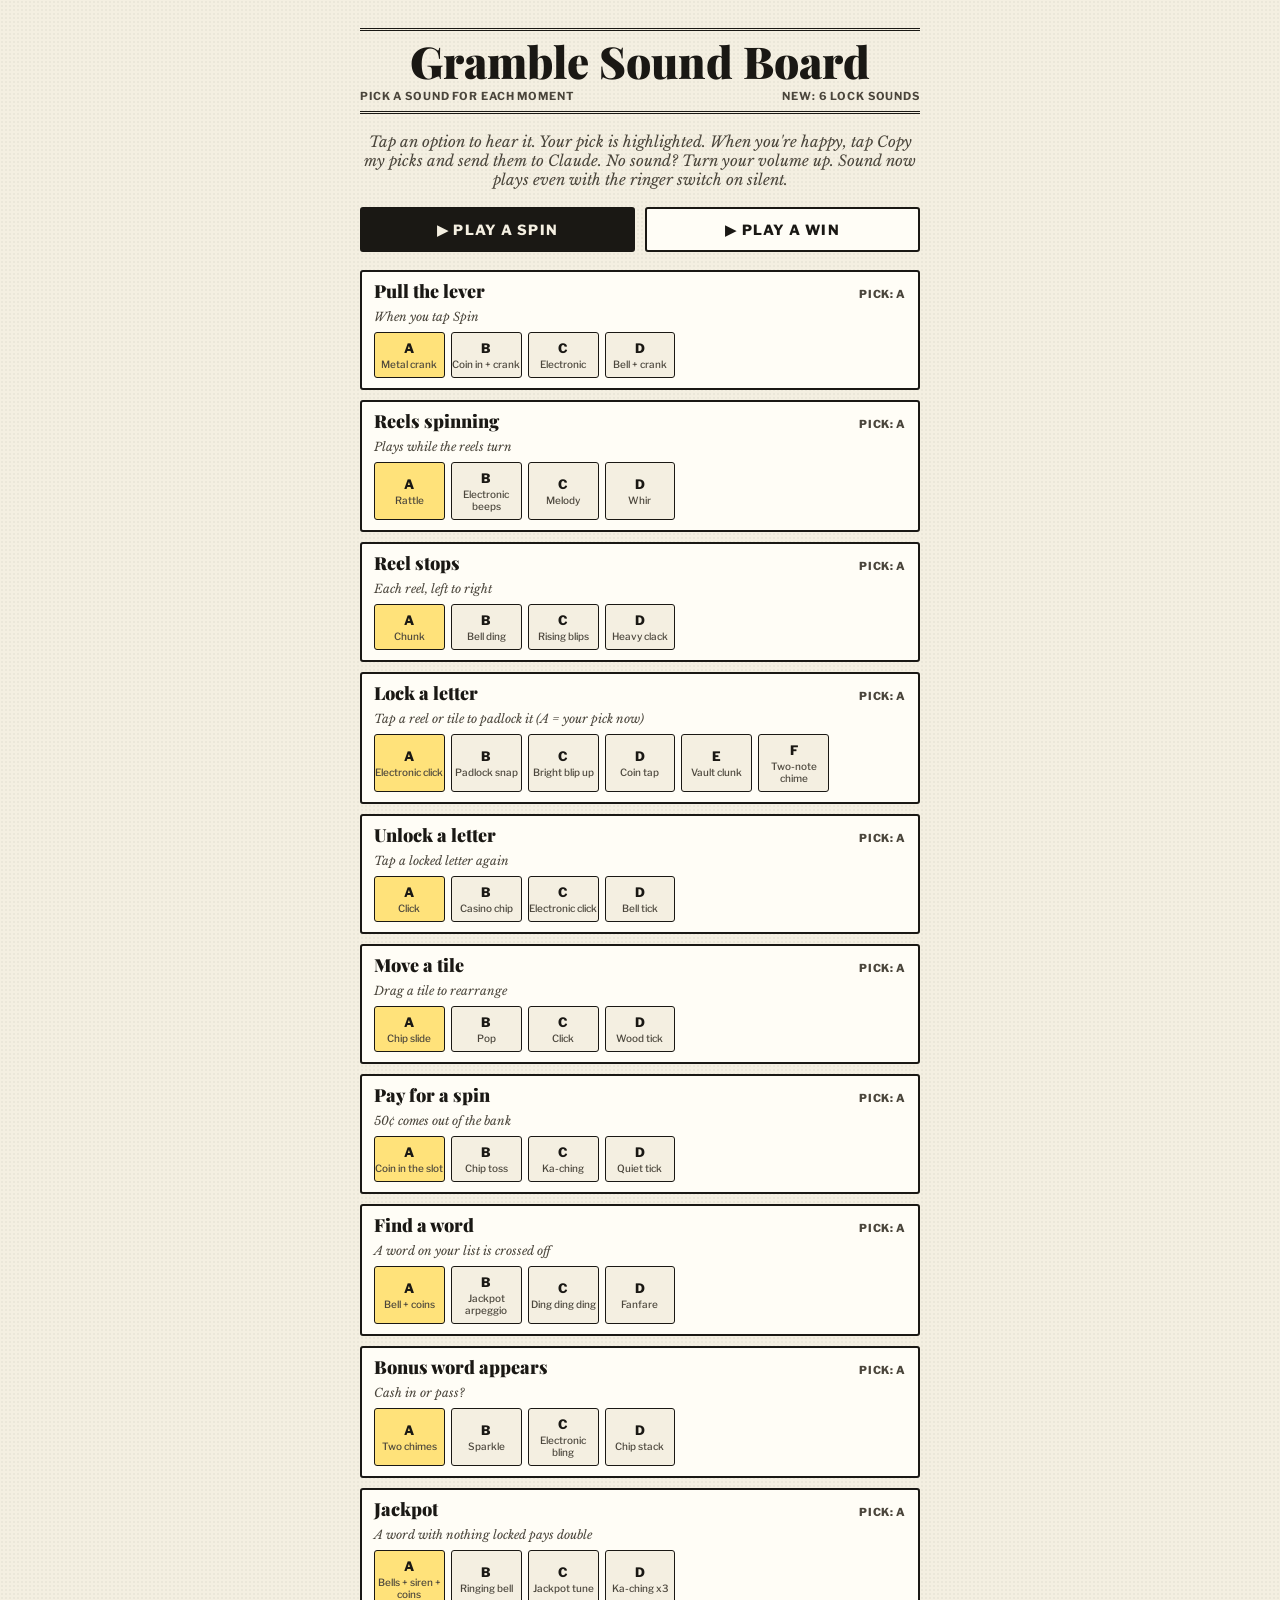
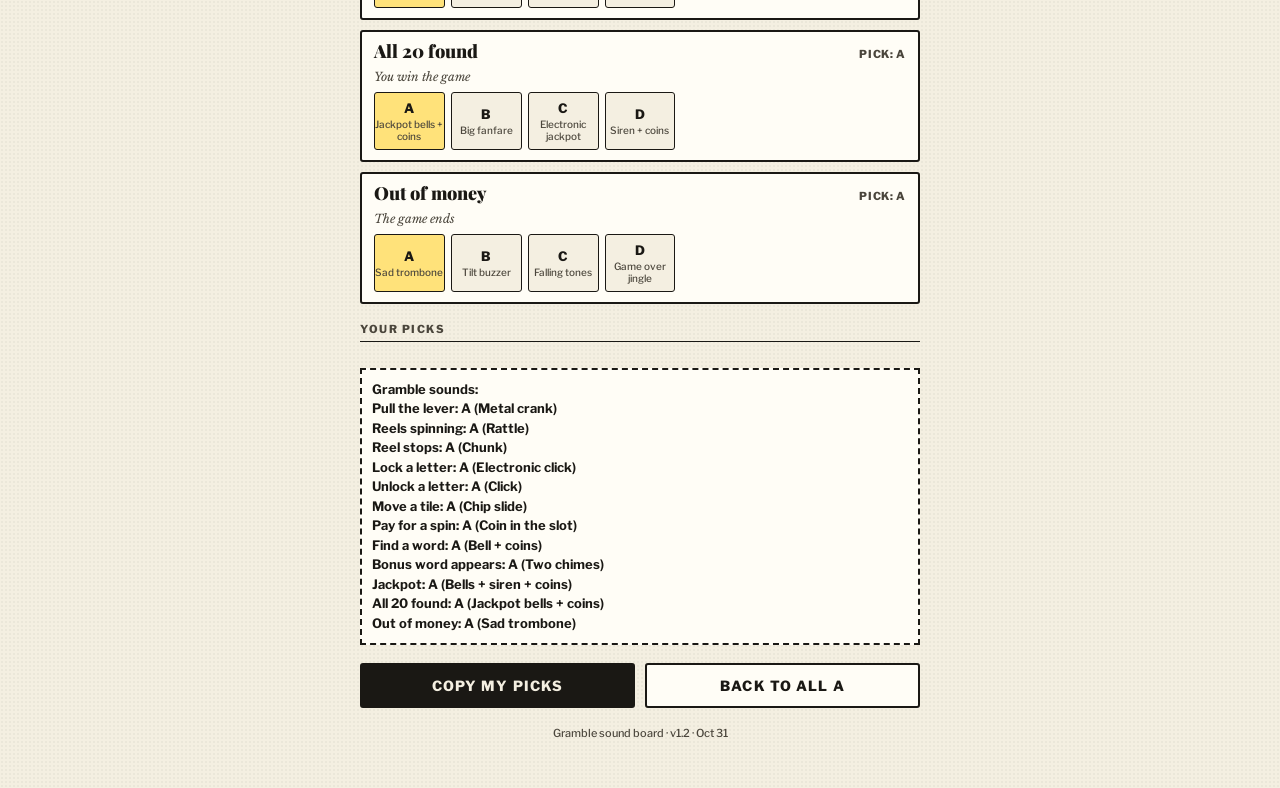
<file: extras/sound-board.html>
<!doctype html>
<html lang="en">
<head>
<meta charset="utf-8">
<meta name="viewport" content="width=device-width,initial-scale=1,maximum-scale=1,user-scalable=no">
<title>Gramble Sound Board</title>
<link rel="stylesheet" href="https://fonts.googleapis.com/css2?family=Playfair+Display:wght@700;900&family=Libre+Baskerville:ital@0;1&family=Libre+Franklin:wght@500;700;800&display=swap">
<style>
/* Layout: the game's own newspaper card table: masthead, then three short sections of tappable sound tiles */
:root{
  --paper:#f4efe1;--card:#fffdf6;--ink:#1a1814;--ink2:#4a453b;--rule:#cfc7b2;--hi:#ffe27a;
  --head:"Playfair Display",Georgia,serif;--body:"Libre Baskerville",Georgia,serif;--sans:"Libre Franklin","Helvetica Neue",Arial,sans-serif;
}
/* Single look on purpose: it matches the game, which is always on paper */
body{background:var(--paper);background-image:radial-gradient(rgba(0,0,0,.035) 1px,transparent 1px);background-size:4px 4px;color:var(--ink);font-family:var(--body);
  padding-left:max(16px,env(safe-area-inset-left,0px));padding-right:max(16px,env(safe-area-inset-right,0px));padding-block:20px 40px}
.wrap{max-width:560px;margin:0 auto;display:flex;flex-direction:column;gap:18px}
.mh{border-top:3px double var(--ink);border-bottom:3px double var(--ink);padding:8px 0;text-align:center}
h1{font:900 clamp(30px,9vw,44px)/1 var(--head);margin:0;text-wrap:balance}
.ln{display:flex;justify-content:space-between;font:700 11px var(--sans);letter-spacing:.08em;text-transform:uppercase;color:var(--ink2);margin-top:6px}
.lede{font-style:italic;font-size:15px;margin:0;text-align:center;color:var(--ink2)}
.bar{display:flex;gap:10px}
.go{flex:1;padding:12px;border:2px solid var(--ink);border-radius:3px;background:var(--ink);color:var(--paper);font:800 14px var(--sans);text-transform:uppercase;letter-spacing:.08em;cursor:pointer}
.go.alt{background:var(--card);color:var(--ink)}
h2{font:800 11px var(--sans);letter-spacing:.14em;text-transform:uppercase;color:var(--ink2);margin:0 0 8px;border-bottom:1px solid var(--ink);padding-bottom:5px}
.grid{display:grid;grid-template-columns:repeat(auto-fill,minmax(150px,1fr));gap:10px}
.snd{display:flex;flex-direction:column;align-items:flex-start;gap:3px;text-align:left;padding:10px 12px;border:2px solid var(--ink);border-radius:3px;background:var(--card);color:var(--ink);box-shadow:3px 3px 0 var(--ink);cursor:pointer;min-width:0}
.snd:active,.snd.on{transform:translate(3px,3px);box-shadow:0 0 0 var(--ink);background:var(--hi)}
.snd b{font:900 18px/1.1 var(--head)}
.snd span{font:italic 12px/1.35 var(--body);color:var(--ink2)}
.row{display:flex;flex-direction:column;gap:7px;padding:10px 12px;border:2px solid var(--ink);border-radius:3px;background:var(--card);min-width:0}
.row b{font:900 18px/1.1 var(--head)}
.row>span{font:italic 12px/1.35 var(--body);color:var(--ink2)}
.opts{display:grid;grid-template-columns:repeat(auto-fill,minmax(70px,1fr));gap:6px}
.opt{padding:7px 0;border:1.5px solid var(--ink);border-radius:3px;background:var(--paper);color:var(--ink);font:800 13px var(--sans);cursor:pointer}
.opt.on{background:var(--hi)}
.fams{display:grid;grid-template-columns:repeat(auto-fill,minmax(120px,1fr));gap:8px}
.fam{display:flex;flex-direction:column;gap:2px;text-align:left;padding:9px 11px;border:2px solid var(--ink);border-radius:3px;background:var(--card);box-shadow:3px 3px 0 var(--ink);cursor:pointer;color:var(--ink)}
.fam.on{transform:translate(3px,3px);box-shadow:0 0 0 var(--ink);background:var(--hi)}
.fam b{font:900 17px var(--head)}.fam span{font:italic 11.5px var(--body);color:var(--ink2)}
.keep{font:800 10px var(--sans);letter-spacing:.1em;color:var(--ink2);margin-left:6px}
button:focus-visible{outline:2px solid var(--ink);outline-offset:3px}
.note{font:500 12px/1.5 var(--sans);color:var(--ink2);margin:0;text-align:center}
@media (prefers-reduced-motion:reduce){.snd{transition:none}}
html,body{touch-action:manipulation}
.row .top{display:flex;justify-content:space-between;align-items:baseline;gap:8px}
.row .top em{font:800 11px var(--sans);font-style:normal;letter-spacing:.06em;text-transform:uppercase;color:var(--ink2)}
.opt small{display:block;font:500 10px var(--sans);letter-spacing:0;margin-top:2px;color:var(--ink2)}
#picks{font:700 13px/1.5 var(--sans);background:var(--card);border:2px dashed var(--ink);padding:10px;white-space:pre-wrap;margin:0}
.ver{text-align:center;font:500 11px var(--sans);color:var(--ink2)}
</style>
</head>
<body>
<div class="wrap">
  <div class="mh"><h1>Gramble Sound Board</h1><div class="ln"><span>Pick a sound for each moment</span><span>New: 6 lock sounds</span></div></div>
  <p class="lede">Tap an option to hear it. Your pick is highlighted. When you're happy, tap Copy my picks and send them to Claude. No sound? Turn your volume up. Sound now plays even with the ringer switch on silent.</p>
  <div class="bar"><button class="go" id="demoSpin">▶ Play a spin</button><button class="go alt" id="demoWin">▶ Play a win</button></div>
  <div id="rows" style="display:flex;flex-direction:column;gap:10px"></div>
  <h2>Your picks</h2>
  <p id="picks"></p>
  <div class="bar"><button class="go" id="copy">Copy my picks</button><button class="go alt" id="reset">Back to all A</button></div>
  <div class="ver">Gramble sound board · v1.2 · Oct 31</div>
</div>
<script>
// No pinch or double-tap zoom.
for(const ev of['gesturestart','gesturechange'])document.addEventListener(ev,e=>e.preventDefault(),{passive:false});
let lastTouch=0;document.addEventListener('touchend',e=>{const t=Date.now();if(t-lastTouch<350&&!e.target.closest('button'))e.preventDefault();lastTouch=t},{passive:false});
// ---------- Sound engine (shared by the game and the sound board) ----------
// Everything is made in the browser, no sound files. Phone speakers can't play deep bass, so every sound sits
// above about 250 Hz. All sound goes through one compressor so quiet and loud sounds even out.
let ac=null,noiseBuf=null,master=null,unlocked=false;
function actx(){if(typeof soundOn==='function'&&!soundOn())return null;try{if(!ac){ac=new(window.AudioContext||window.webkitAudioContext)();
    const comp=ac.createDynamicsCompressor();comp.threshold.value=-18;comp.ratio.value=4;master=ac.createGain();master.gain.value=1.6;master.connect(comp).connect(ac.destination)}
  if(ac.state!=='running')ac.resume();
  if(!noiseBuf){noiseBuf=ac.createBuffer(1,ac.sampleRate*.5,ac.sampleRate);const d=noiseBuf.getChannelData(0);for(let i=0;i<d.length;i++)d[i]=Math.random()*2-1}return ac}catch(e){return null}}
// iPhones: the first tap unlocks sound, and a silent looping audio element lets sound play even with the ringer switch on silent.
function unlockAudio(){if(unlocked)return;unlocked=true;try{const a=actx();if(a){const b=a.createBuffer(1,1,22050),s=a.createBufferSource();s.buffer=b;s.connect(a.destination);s.start(0)}
  const el=document.createElement('audio');el.setAttribute('playsinline','');el.loop=true;
  el.src='[data-uri]';el.play().catch(()=>{})}catch(e){}}
['touchstart','pointerdown','keydown'].forEach(ev=>document.addEventListener(ev,unlockAudio,{once:false,passive:true}));
function tone(f,dur=.08,type='sine',vol=.1,delay=0,f2){const a=actx();if(!a)return;
  const o=a.createOscillator(),g=a.createGain(),t=a.currentTime+delay;o.type=type;o.frequency.setValueAtTime(f,t);if(f2)o.frequency.exponentialRampToValueAtTime(f2,t+dur);
  g.gain.setValueAtTime(vol,t);g.gain.exponentialRampToValueAtTime(.001,t+dur);o.connect(g).connect(master);o.start(t);o.stop(t+dur+.02)}
function noise(dur,freq,q=1,vol=.2,delay=0,type='bandpass'){const a=actx();if(!a)return;const s=a.createBufferSource(),f=a.createBiquadFilter(),g=a.createGain(),t=a.currentTime+delay;
  s.buffer=noiseBuf;f.type=type;f.frequency.value=freq;f.Q.value=q;g.gain.setValueAtTime(vol,t);g.gain.exponentialRampToValueAtTime(.001,t+dur);s.connect(f).connect(g).connect(master);s.start(t);s.stop(t+dur+.02)}
// Casino bell: a bright strike with inharmonic overtones.
function bell(f,delay=0,vol=.08,dur=.6){tone(f,dur,'sine',vol,delay);tone(f*2.76,dur*.5,'sine',vol*.4,delay);tone(f*5.4,dur*.25,'sine',vol*.2,delay);noise(.02,f*3,4,vol*.8,delay)}
function coin(delay=0,pitch=1){const f=2100*pitch;tone(f,.25,'sine',.09,delay);tone(f*1.47,.18,'sine',.05,delay);noise(.025,6500,2,.12,delay)}
const coins=(n,d0=0,gap=.05)=>{for(let k=0;k<n;k++)coin(d0+k*gap+Math.random()*.025,.85+Math.random()*.35)};
const chip=(d=0)=>{noise(.012,4200,6,.35,d);noise(.015,3000,6,.3,d+.035)};
const arp=(notes,gap,type='square',vol=.06,dur=.12,d0=0)=>notes.forEach((f,k)=>tone(f,dur,type,vol,d0+k*gap));
// Each moment: four options [name, play]. The first is the game's default.
const SOUNDS=[
 {k:'lever',name:'Pull the lever',what:'When you tap Spin',o:[
   ['Metal crank',()=>{for(let k=0;k<4;k++)noise(.02,1800,5,.35,k*.035);noise(.1,900,1.5,.4,.15);tone(420,.12,'triangle',.12,.15,260)}],
   ['Coin in + crank',()=>{coin(0,.9);noise(.05,1200,2,.35,.18);for(let k=0;k<3;k++)noise(.02,2000,5,.3,.25+k*.035)}],
   ['Electronic',()=>{tone(300,.25,'square',.06,0,1200);tone(600,.25,'square',.03,0,2400)}],
   ['Bell + crank',()=>{bell(1568,0,.07,.4);noise(.08,1000,2,.35,.08)}]]},
 {k:'tick',name:'Reels spinning',what:'Plays while the reels turn',demo:f=>{for(let k=0;k<14;k++)setTimeout(()=>f(k),k*70)},o:[
   ['Rattle',()=>noise(.02,2400,3,.22)],
   ['Electronic beeps',k=>tone((k||0)%2?1175:880,.04,'square',.035)],
   ['Melody',k=>tone([523,659,784,880,784,659][(k||0)%6],.06,'square',.035)],
   ['Whir',k=>{noise(.05,1500+((k||0)%3)*300,1,.12);tone(440,.06,'sawtooth',.02)}]]},
 {k:'stop',name:'Reel stops',what:'Each reel, left to right',demo:f=>{for(let i=0;i<5;i++)setTimeout(()=>f(i),i*450)},o:[
   ['Chunk',i=>{noise(.06,800,1.5,.45);tone(330,.1,'triangle',.18,0,200)}],
   ['Bell ding',i=>bell(1047+(i||0)*131,0,.07,.4)],
   ['Rising blips',i=>tone(523*Math.pow(1.19,(i||0)),.09,'square',.06)],
   ['Heavy clack',i=>{tone(260,.05,'square',.1);noise(.04,2200,3,.4)}]]},
 {k:'lock',name:'Lock a letter',what:'Tap a reel or tile to padlock it (A = your pick now)',o:[
   ['Electronic click',()=>tone(1500,.05,'square',.05,0,2200)],
   ['Padlock snap',()=>{noise(.015,3200,8,.45);tone(1850,.12,'sine',.07,.01);tone(2780,.08,'sine',.03,.01);noise(.012,2400,8,.35,.06)}],
   ['Bright blip up',()=>{tone(880,.06,'sine',.1);tone(1760,.09,'sine',.09,.05)}],
   ['Coin tap',()=>{tone(2600,.18,'sine',.07);tone(3900,.1,'sine',.03);noise(.01,7000,3,.2)}],
   ['Vault clunk',()=>{noise(.05,700,2,.5);tone(330,.08,'triangle',.15,0,250);noise(.02,2600,6,.35,.07)}],
   ['Two-note chime',()=>{bell(1319,0,.06,.25);bell(1976,.07,.06,.35)}]]},
 {k:'unlock',name:'Unlock a letter',what:'Tap a locked letter again',o:[
   ['Click',()=>{noise(.02,2000,5,.35);tone(520,.04,'square',.04)}],
   ['Casino chip',()=>chip()],
   ['Electronic click',()=>tone(1500,.05,'square',.05,0,900)],
   ['Bell tick',()=>bell(1568,0,.04,.2)]]},
 {k:'tile',name:'Move a tile',what:'Drag a tile to rearrange',o:[
   ['Chip slide',()=>noise(.08,3500,2,.2)],
   ['Pop',()=>tone(600,.05,'sine',.12,0,1100)],
   ['Click',()=>noise(.015,2500,5,.3)],
   ['Wood tick',()=>{noise(.02,1300,6,.35);tone(800,.03,'sine',.05)}]]},
 {k:'pay',name:'Pay for a spin',what:'50¢ comes out of the bank',o:[
   ['Coin in the slot',()=>{coin(0,.95);noise(.05,1400,2,.2,.12)}],
   ['Chip toss',()=>chip()],
   ['Ka-ching',()=>{noise(.06,3500,1,.25);bell(2637,.05,.06,.4)}],
   ['Quiet tick',()=>noise(.02,4000,3,.15)]]},
 {k:'win',name:'Find a word',what:'A word on your list is crossed off',o:[
   ['Bell + coins',()=>{for(let k=0;k<8;k++)bell(2093,k*.08,.06,.25);coins(10,.4)}],
   ['Jackpot arpeggio',()=>{arp([523,659,784,1047,1319,1568,2093],.06);arp([1047,1319,1568,2093],.06,'square',.04,.12,.45);coins(6,.5)}],
   ['Ding ding ding',()=>{bell(1760,0,.09,.5);bell(1760,.22,.09,.5);bell(2349,.44,.1,.7);coins(8,.6)}],
   ['Fanfare',()=>{arp([784,784,784,1047],.12,'square',.06,.12);tone(1319,.5,'square',.06,.5);coins(8,.6)}]]},
 {k:'bonus',name:'Bonus word appears',what:'Cash in or pass?',o:[
   ['Two chimes',()=>{bell(1319,0,.07,.4);bell(1760,.15,.07,.5)}],
   ['Sparkle',()=>{for(let k=0;k<8;k++)tone(2000+k*250,.08,'sine',.05,k*.035)}],
   ['Electronic bling',()=>arp([1047,1568,2093],.05,'square',.05,.1)],
   ['Chip stack',()=>{for(let k=0;k<4;k++)chip(k*.08)}]]},
 {k:'jack',name:'Jackpot',what:'A word with nothing locked pays double',o:[
   ['Bells + siren + coins',()=>{for(let k=0;k<12;k++)bell(k%2?2349:1760,k*.07,.06,.3);for(let k=0;k<2;k++){tone(700,.3,'square',.035,.2+k*.6,1400);tone(1400,.3,'square',.035,.5+k*.6,700)}coins(20,.5,.05)}],
   ['Ringing bell',()=>{for(let k=0;k<24;k++)bell(2093,k*.05,.05,.15);coins(16,.6)}],
   ['Jackpot tune',()=>{arp([523,659,784,1047,784,1047,1319,1568],.09,'square',.05,.12);coins(16,.8)}],
   ['Ka-ching x3',()=>{for(let k=0;k<3;k++){noise(.06,3500,1,.25,k*.3);bell(2637,k*.3+.05,.07,.4)}coins(16,.9)}]]},
 {k:'all',name:'All 20 found',what:'You win the game',o:[
   ['Jackpot bells + coins',()=>{for(let k=0;k<20;k++)bell(k%2?2349:2093,k*.07,.06,.3);coins(30,.3,.045);arp([523,659,784,1047,1319,1568,2093],.1,'square',.05,.2,1.5)}],
   ['Big fanfare',()=>{arp([523,523,523,698,880,1047],.15,'square',.06,.16);tone(1047,.9,'square',.06,.95);tone(1319,.9,'square',.04,.95);coins(20,1.2)}],
   ['Electronic jackpot',()=>{for(let r=0;r<4;r++)arp([523,659,784,1047,1319,1568],.045,'square',.05,.08,r*.3);coins(20,1.2)}],
   ['Siren + coins',()=>{for(let k=0;k<4;k++){tone(600,.25,'square',.04,k*.5,1300);tone(1300,.25,'square',.04,k*.5+.25,600)}coins(30,.3,.06)}]]},
 {k:'broke',name:'Out of money',what:'The game ends',o:[
   ['Sad trombone',()=>{tone(466,.3,'sawtooth',.05,0,440);tone(440,.3,'sawtooth',.05,.32,415);tone(415,.8,'sawtooth',.05,.64,330)}],
   ['Tilt buzzer',()=>{for(let k=0;k<3;k++)tone(330,.18,'square',.06,k*.25)}],
   ['Falling tones',()=>arp([1047,880,698,587,440,349],.13,'square',.05,.14)],
   ['Game over jingle',()=>{arp([784,659,523],.18,'triangle',.08,.2);tone(392,.6,'triangle',.08,.6)}]]}];
const S=SOUNDS;
const L='ABCDEF';
let picks={};try{picks=JSON.parse(localStorage.getItem('rw_sb2')||'{}')||{}}catch(e){}
const pick=k=>picks[k]||0,play=(s,j)=>{const f=s.o[j][1];s.demo?s.demo(f):f()};
function draw(){const R=document.getElementById('rows');R.innerHTML='';
  S.forEach(s=>{const d=document.createElement('div');d.className='row';d.innerHTML='<div class="top"><b></b><em></em></div><span></span><div class="opts"></div>';
    d.querySelector('b').textContent=s.name;d.querySelector('em').textContent='Pick: '+L[pick(s.k)];d.querySelector('span').textContent=s.what;
    s.o.forEach((o,j)=>{const b=document.createElement('button');b.className='opt'+(pick(s.k)===j?' on':'');b.innerHTML=L[j]+'<small></small>';b.querySelector('small').textContent=o[0];
      b.onclick=()=>{picks[s.k]=j;try{localStorage.setItem('rw_sb2',JSON.stringify(picks))}catch(e){}play(s,j);draw()};d.querySelector('.opts').appendChild(b)});R.appendChild(d)});
  document.getElementById('picks').textContent='Gramble sounds:\n'+S.map(s=>s.name+': '+L[pick(s.k)]+' ('+s.o[pick(s.k)][0]+')').join('\n')}
const get=k=>S.find(s=>s.k===k);
document.getElementById('demoSpin').onclick=()=>{const g=k=>get(k).o[pick(k)][1];g('pay')();g('lever')();
  let tk=0;const t=setInterval(()=>g('tick')(tk++),70);for(let i=0;i<5;i++)setTimeout(()=>g('stop')(i),800+i*450);setTimeout(()=>clearInterval(t),800+4*450)};
document.getElementById('demoWin').onclick=()=>get('win').o[pick('win')][1]();
document.getElementById('copy').onclick=async()=>{const b=document.getElementById('copy');try{await navigator.clipboard.writeText(document.getElementById('picks').textContent);b.textContent='Copied!'}catch(e){b.textContent='Select the text above to copy'}setTimeout(()=>b.textContent='Copy my picks',1800)};
document.getElementById('reset').onclick=()=>{picks={};try{localStorage.removeItem('rw_sb2')}catch(e){}draw()};
draw();
</script>
</body>
</html>
</file>
